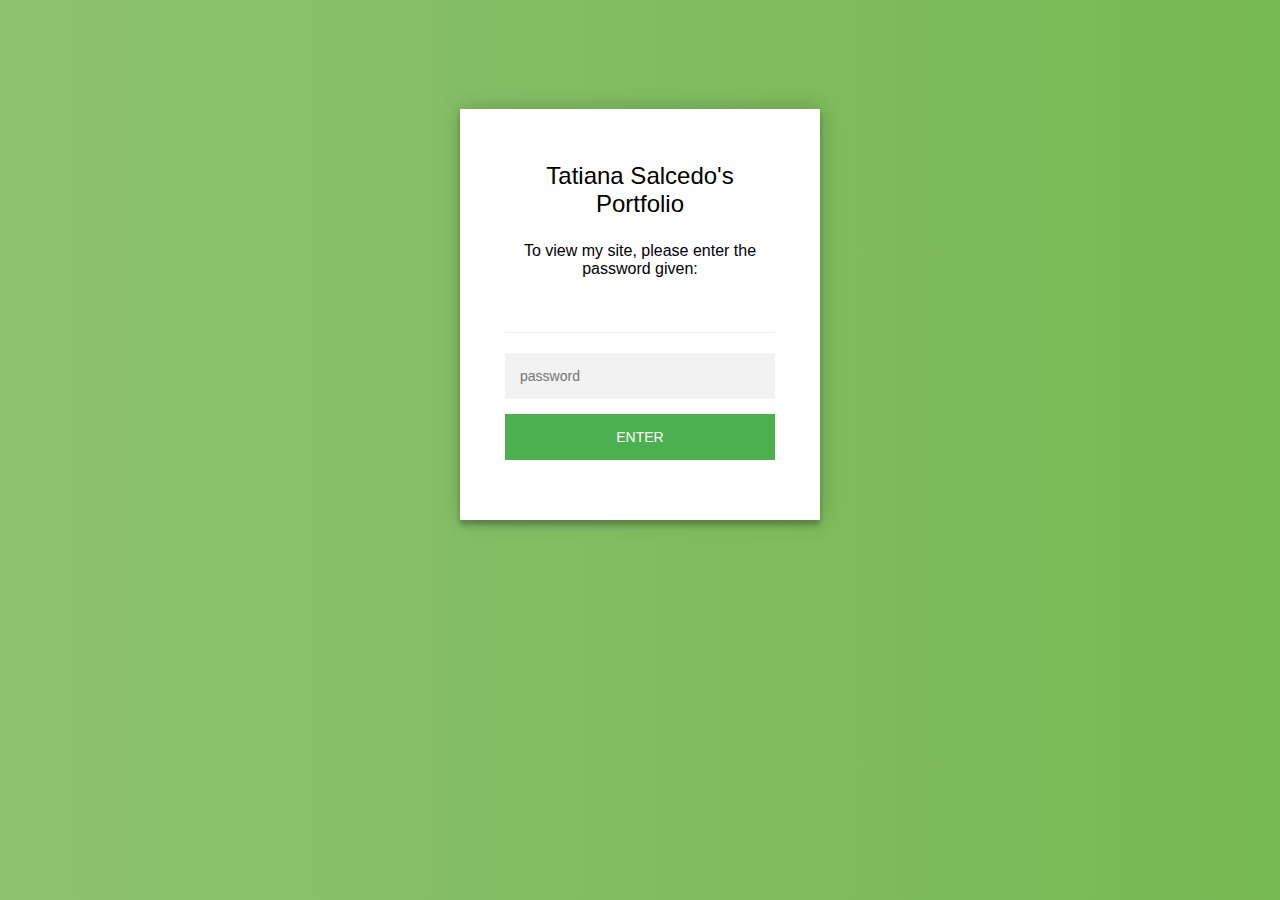
<file: index.html>
<!doctype html>
<html class="staticrypt-html">
<head>
    <meta charset="utf-8">
    <title>Tatiana Salcedo's Portfolio</title>
    <meta name="viewport" content="width=device-width, initial-scale=1">

    <!-- do not cache this page -->
    <meta http-equiv="cache-control" content="max-age=0"/>
    <meta http-equiv="cache-control" content="no-cache"/>
    <meta http-equiv="expires" content="0"/>
    <meta http-equiv="expires" content="Tue, 01 Jan 1980 1:00:00 GMT"/>
    <meta http-equiv="pragma" content="no-cache"/>

    <style>
        .staticrypt-hr {
            margin-top: 20px;
            margin-bottom: 20px;
            border: 0;
            border-top: 1px solid #eee;
        }

        .staticrypt-page {
            width: 360px;
            padding: 8% 0 0;
            margin: auto;
            box-sizing: border-box;
        }

        .staticrypt-form {
            position: relative;
            z-index: 1;
            background: #FFFFFF;
            max-width: 360px;
            margin: 0 auto 100px;
            padding: 45px;
            text-align: center;
            box-shadow: 0 0 20px 0 rgba(0, 0, 0, 0.2), 0 5px 5px 0 rgba(0, 0, 0, 0.24);
        }

        .staticrypt-form input {
            outline: 0;
            background: #f2f2f2;
            width: 100%;
            border: 0;
            margin: 0 0 15px;
            padding: 15px;
            box-sizing: border-box;
            font-size: 14px;
        }

        .staticrypt-form .staticrypt-decrypt-button {
            text-transform: uppercase;
            outline: 0;
            background: #4CAF50;
            width: 100%;
            border: 0;
            padding: 15px;
            color: #FFFFFF;
            font-size: 14px;
            cursor: pointer;
        }

        .staticrypt-form .staticrypt-decrypt-button:hover, .staticrypt-form .staticrypt-decrypt-button:active, .staticrypt-form .staticrypt-decrypt-button:focus {
            background: #43A047;
        }

        .staticrypt-html {
            height: 100%;
        }

        .staticrypt-body {
            margin-bottom: 1em;
            background: #76b852; /* fallback for old browsers */
            background: -webkit-linear-gradient(right, #76b852, #8DC26F);
            background: -moz-linear-gradient(right, #76b852, #8DC26F);
            background: -o-linear-gradient(right, #76b852, #8DC26F);
            background: linear-gradient(to left, #76b852, #8DC26F);
            font-family: "Arial", sans-serif;
            -webkit-font-smoothing: antialiased;
            -moz-osx-font-smoothing: grayscale;
        }

        .staticrypt-instructions {
            margin-top: -1em;
            margin-bottom: 1em;
        }

        .staticrypt-title {
            font-size: 1.5em;
        }

        .staticrypt-footer {
            position: fixed;
            height: 20px;
            font-size: 16px;
            padding: 2px;
            bottom: 0;
            left: 0;
            right: 0;
            margin-bottom: 0;
        }

   
    </style>
</head>

<body class="staticrypt-body">
<div class="staticrypt-page">
    <div class="staticrypt-form">
        <div class="staticrypt-instructions">
            <p class="staticrypt-title">Tatiana Salcedo's Portfolio</p>
            <p><p>To view my site, please enter the password&nbsp;given:</p>

<p>&nbsp;</p>
</p>
        </div>

        <hr class="staticrypt-hr">

        <form id="staticrypt-form" action="#" method="post">
            <input id="staticrypt-password"
                   type="password"
                   name="password"
                   placeholder="password"
                   autofocus/>

            <input type="submit" class="staticrypt-decrypt-button" value="ENTER"/>
        </form>
    </div>

</div>


<script>!function(t,r){"object"==typeof exports?module.exports=exports=r():"function"==typeof define&&define.amd?define([],r):t.CryptoJS=r()}(this,function(){var t=t||function(t,r){var e=Object.create||function(){function t(){}return function(r){var e;return t.prototype=r,e=new t,t.prototype=null,e}}(),i={},n=i.lib={},o=n.Base=function(){return{extend:function(t){var r=e(this);return t&&r.mixIn(t),r.hasOwnProperty("init")&&this.init!==r.init||(r.init=function(){r.$super.init.apply(this,arguments)}),r.init.prototype=r,r.$super=this,r},create:function(){var t=this.extend();return t.init.apply(t,arguments),t},init:function(){},mixIn:function(t){for(var r in t)t.hasOwnProperty(r)&&(this[r]=t[r]);t.hasOwnProperty("toString")&&(this.toString=t.toString)},clone:function(){return this.init.prototype.extend(this)}}}(),s=n.WordArray=o.extend({init:function(t,e){t=this.words=t||[],e!=r?this.sigBytes=e:this.sigBytes=4*t.length},toString:function(t){return(t||c).stringify(this)},concat:function(t){var r=this.words,e=t.words,i=this.sigBytes,n=t.sigBytes;if(this.clamp(),i%4)for(var o=0;o<n;o++){var s=e[o>>>2]>>>24-o%4*8&255;r[i+o>>>2]|=s<<24-(i+o)%4*8}else for(var o=0;o<n;o+=4)r[i+o>>>2]=e[o>>>2];return this.sigBytes+=n,this},clamp:function(){var r=this.words,e=this.sigBytes;r[e>>>2]&=4294967295<<32-e%4*8,r.length=t.ceil(e/4)},clone:function(){var t=o.clone.call(this);return t.words=this.words.slice(0),t},random:function(r){for(var e,i=[],n=function(r){var r=r,e=987654321,i=4294967295;return function(){e=36969*(65535&e)+(e>>16)&i,r=18e3*(65535&r)+(r>>16)&i;var n=(e<<16)+r&i;return n/=4294967296,n+=.5,n*(t.random()>.5?1:-1)}},o=0;o<r;o+=4){var a=n(4294967296*(e||t.random()));e=987654071*a(),i.push(4294967296*a()|0)}return new s.init(i,r)}}),a=i.enc={},c=a.Hex={stringify:function(t){for(var r=t.words,e=t.sigBytes,i=[],n=0;n<e;n++){var o=r[n>>>2]>>>24-n%4*8&255;i.push((o>>>4).toString(16)),i.push((15&o).toString(16))}return i.join("")},parse:function(t){for(var r=t.length,e=[],i=0;i<r;i+=2)e[i>>>3]|=parseInt(t.substr(i,2),16)<<24-i%8*4;return new s.init(e,r/2)}},h=a.Latin1={stringify:function(t){for(var r=t.words,e=t.sigBytes,i=[],n=0;n<e;n++){var o=r[n>>>2]>>>24-n%4*8&255;i.push(String.fromCharCode(o))}return i.join("")},parse:function(t){for(var r=t.length,e=[],i=0;i<r;i++)e[i>>>2]|=(255&t.charCodeAt(i))<<24-i%4*8;return new s.init(e,r)}},l=a.Utf8={stringify:function(t){try{return decodeURIComponent(escape(h.stringify(t)))}catch(t){throw new Error("Malformed UTF-8 data")}},parse:function(t){return h.parse(unescape(encodeURIComponent(t)))}},f=n.BufferedBlockAlgorithm=o.extend({reset:function(){this._data=new s.init,this._nDataBytes=0},_append:function(t){"string"==typeof t&&(t=l.parse(t)),this._data.concat(t),this._nDataBytes+=t.sigBytes},_process:function(r){var e=this._data,i=e.words,n=e.sigBytes,o=this.blockSize,a=4*o,c=n/a;c=r?t.ceil(c):t.max((0|c)-this._minBufferSize,0);var h=c*o,l=t.min(4*h,n);if(h){for(var f=0;f<h;f+=o)this._doProcessBlock(i,f);var u=i.splice(0,h);e.sigBytes-=l}return new s.init(u,l)},clone:function(){var t=o.clone.call(this);return t._data=this._data.clone(),t},_minBufferSize:0}),u=(n.Hasher=f.extend({cfg:o.extend(),init:function(t){this.cfg=this.cfg.extend(t),this.reset()},reset:function(){f.reset.call(this),this._doReset()},update:function(t){return this._append(t),this._process(),this},finalize:function(t){t&&this._append(t);var r=this._doFinalize();return r},blockSize:16,_createHelper:function(t){return function(r,e){return new t.init(e).finalize(r)}},_createHmacHelper:function(t){return function(r,e){return new u.HMAC.init(t,e).finalize(r)}}}),i.algo={});return i}(Math);return function(){function r(t,r,e){for(var i=[],o=0,s=0;s<r;s++)if(s%4){var a=e[t.charCodeAt(s-1)]<<s%4*2,c=e[t.charCodeAt(s)]>>>6-s%4*2;i[o>>>2]|=(a|c)<<24-o%4*8,o++}return n.create(i,o)}var e=t,i=e.lib,n=i.WordArray,o=e.enc;o.Base64={stringify:function(t){var r=t.words,e=t.sigBytes,i=this._map;t.clamp();for(var n=[],o=0;o<e;o+=3)for(var s=r[o>>>2]>>>24-o%4*8&255,a=r[o+1>>>2]>>>24-(o+1)%4*8&255,c=r[o+2>>>2]>>>24-(o+2)%4*8&255,h=s<<16|a<<8|c,l=0;l<4&&o+.75*l<e;l++)n.push(i.charAt(h>>>6*(3-l)&63));var f=i.charAt(64);if(f)for(;n.length%4;)n.push(f);return n.join("")},parse:function(t){var e=t.length,i=this._map,n=this._reverseMap;if(!n){n=this._reverseMap=[];for(var o=0;o<i.length;o++)n[i.charCodeAt(o)]=o}var s=i.charAt(64);if(s){var a=t.indexOf(s);a!==-1&&(e=a)}return r(t,e,n)},_map:"ABCDEFGHIJKLMNOPQRSTUVWXYZabcdefghijklmnopqrstuvwxyz0123456789+/="}}(),function(r){function e(t,r,e,i,n,o,s){var a=t+(r&e|~r&i)+n+s;return(a<<o|a>>>32-o)+r}function i(t,r,e,i,n,o,s){var a=t+(r&i|e&~i)+n+s;return(a<<o|a>>>32-o)+r}function n(t,r,e,i,n,o,s){var a=t+(r^e^i)+n+s;return(a<<o|a>>>32-o)+r}function o(t,r,e,i,n,o,s){var a=t+(e^(r|~i))+n+s;return(a<<o|a>>>32-o)+r}var s=t,a=s.lib,c=a.WordArray,h=a.Hasher,l=s.algo,f=[];!function(){for(var t=0;t<64;t++)f[t]=4294967296*r.abs(r.sin(t+1))|0}();var u=l.MD5=h.extend({_doReset:function(){this._hash=new c.init([1732584193,4023233417,2562383102,271733878])},_doProcessBlock:function(t,r){for(var s=0;s<16;s++){var a=r+s,c=t[a];t[a]=16711935&(c<<8|c>>>24)|4278255360&(c<<24|c>>>8)}var h=this._hash.words,l=t[r+0],u=t[r+1],d=t[r+2],v=t[r+3],p=t[r+4],_=t[r+5],y=t[r+6],g=t[r+7],B=t[r+8],w=t[r+9],k=t[r+10],S=t[r+11],m=t[r+12],x=t[r+13],b=t[r+14],H=t[r+15],z=h[0],A=h[1],C=h[2],D=h[3];z=e(z,A,C,D,l,7,f[0]),D=e(D,z,A,C,u,12,f[1]),C=e(C,D,z,A,d,17,f[2]),A=e(A,C,D,z,v,22,f[3]),z=e(z,A,C,D,p,7,f[4]),D=e(D,z,A,C,_,12,f[5]),C=e(C,D,z,A,y,17,f[6]),A=e(A,C,D,z,g,22,f[7]),z=e(z,A,C,D,B,7,f[8]),D=e(D,z,A,C,w,12,f[9]),C=e(C,D,z,A,k,17,f[10]),A=e(A,C,D,z,S,22,f[11]),z=e(z,A,C,D,m,7,f[12]),D=e(D,z,A,C,x,12,f[13]),C=e(C,D,z,A,b,17,f[14]),A=e(A,C,D,z,H,22,f[15]),z=i(z,A,C,D,u,5,f[16]),D=i(D,z,A,C,y,9,f[17]),C=i(C,D,z,A,S,14,f[18]),A=i(A,C,D,z,l,20,f[19]),z=i(z,A,C,D,_,5,f[20]),D=i(D,z,A,C,k,9,f[21]),C=i(C,D,z,A,H,14,f[22]),A=i(A,C,D,z,p,20,f[23]),z=i(z,A,C,D,w,5,f[24]),D=i(D,z,A,C,b,9,f[25]),C=i(C,D,z,A,v,14,f[26]),A=i(A,C,D,z,B,20,f[27]),z=i(z,A,C,D,x,5,f[28]),D=i(D,z,A,C,d,9,f[29]),C=i(C,D,z,A,g,14,f[30]),A=i(A,C,D,z,m,20,f[31]),z=n(z,A,C,D,_,4,f[32]),D=n(D,z,A,C,B,11,f[33]),C=n(C,D,z,A,S,16,f[34]),A=n(A,C,D,z,b,23,f[35]),z=n(z,A,C,D,u,4,f[36]),D=n(D,z,A,C,p,11,f[37]),C=n(C,D,z,A,g,16,f[38]),A=n(A,C,D,z,k,23,f[39]),z=n(z,A,C,D,x,4,f[40]),D=n(D,z,A,C,l,11,f[41]),C=n(C,D,z,A,v,16,f[42]),A=n(A,C,D,z,y,23,f[43]),z=n(z,A,C,D,w,4,f[44]),D=n(D,z,A,C,m,11,f[45]),C=n(C,D,z,A,H,16,f[46]),A=n(A,C,D,z,d,23,f[47]),z=o(z,A,C,D,l,6,f[48]),D=o(D,z,A,C,g,10,f[49]),C=o(C,D,z,A,b,15,f[50]),A=o(A,C,D,z,_,21,f[51]),z=o(z,A,C,D,m,6,f[52]),D=o(D,z,A,C,v,10,f[53]),C=o(C,D,z,A,k,15,f[54]),A=o(A,C,D,z,u,21,f[55]),z=o(z,A,C,D,B,6,f[56]),D=o(D,z,A,C,H,10,f[57]),C=o(C,D,z,A,y,15,f[58]),A=o(A,C,D,z,x,21,f[59]),z=o(z,A,C,D,p,6,f[60]),D=o(D,z,A,C,S,10,f[61]),C=o(C,D,z,A,d,15,f[62]),A=o(A,C,D,z,w,21,f[63]),h[0]=h[0]+z|0,h[1]=h[1]+A|0,h[2]=h[2]+C|0,h[3]=h[3]+D|0},_doFinalize:function(){var t=this._data,e=t.words,i=8*this._nDataBytes,n=8*t.sigBytes;e[n>>>5]|=128<<24-n%32;var o=r.floor(i/4294967296),s=i;e[(n+64>>>9<<4)+15]=16711935&(o<<8|o>>>24)|4278255360&(o<<24|o>>>8),e[(n+64>>>9<<4)+14]=16711935&(s<<8|s>>>24)|4278255360&(s<<24|s>>>8),t.sigBytes=4*(e.length+1),this._process();for(var a=this._hash,c=a.words,h=0;h<4;h++){var l=c[h];c[h]=16711935&(l<<8|l>>>24)|4278255360&(l<<24|l>>>8)}return a},clone:function(){var t=h.clone.call(this);return t._hash=this._hash.clone(),t}});s.MD5=h._createHelper(u),s.HmacMD5=h._createHmacHelper(u)}(Math),function(){var r=t,e=r.lib,i=e.WordArray,n=e.Hasher,o=r.algo,s=[],a=o.SHA1=n.extend({_doReset:function(){this._hash=new i.init([1732584193,4023233417,2562383102,271733878,3285377520])},_doProcessBlock:function(t,r){for(var e=this._hash.words,i=e[0],n=e[1],o=e[2],a=e[3],c=e[4],h=0;h<80;h++){if(h<16)s[h]=0|t[r+h];else{var l=s[h-3]^s[h-8]^s[h-14]^s[h-16];s[h]=l<<1|l>>>31}var f=(i<<5|i>>>27)+c+s[h];f+=h<20?(n&o|~n&a)+1518500249:h<40?(n^o^a)+1859775393:h<60?(n&o|n&a|o&a)-1894007588:(n^o^a)-899497514,c=a,a=o,o=n<<30|n>>>2,n=i,i=f}e[0]=e[0]+i|0,e[1]=e[1]+n|0,e[2]=e[2]+o|0,e[3]=e[3]+a|0,e[4]=e[4]+c|0},_doFinalize:function(){var t=this._data,r=t.words,e=8*this._nDataBytes,i=8*t.sigBytes;return r[i>>>5]|=128<<24-i%32,r[(i+64>>>9<<4)+14]=Math.floor(e/4294967296),r[(i+64>>>9<<4)+15]=e,t.sigBytes=4*r.length,this._process(),this._hash},clone:function(){var t=n.clone.call(this);return t._hash=this._hash.clone(),t}});r.SHA1=n._createHelper(a),r.HmacSHA1=n._createHmacHelper(a)}(),function(r){var e=t,i=e.lib,n=i.WordArray,o=i.Hasher,s=e.algo,a=[],c=[];!function(){function t(t){for(var e=r.sqrt(t),i=2;i<=e;i++)if(!(t%i))return!1;return!0}function e(t){return 4294967296*(t-(0|t))|0}for(var i=2,n=0;n<64;)t(i)&&(n<8&&(a[n]=e(r.pow(i,.5))),c[n]=e(r.pow(i,1/3)),n++),i++}();var h=[],l=s.SHA256=o.extend({_doReset:function(){this._hash=new n.init(a.slice(0))},_doProcessBlock:function(t,r){for(var e=this._hash.words,i=e[0],n=e[1],o=e[2],s=e[3],a=e[4],l=e[5],f=e[6],u=e[7],d=0;d<64;d++){if(d<16)h[d]=0|t[r+d];else{var v=h[d-15],p=(v<<25|v>>>7)^(v<<14|v>>>18)^v>>>3,_=h[d-2],y=(_<<15|_>>>17)^(_<<13|_>>>19)^_>>>10;h[d]=p+h[d-7]+y+h[d-16]}var g=a&l^~a&f,B=i&n^i&o^n&o,w=(i<<30|i>>>2)^(i<<19|i>>>13)^(i<<10|i>>>22),k=(a<<26|a>>>6)^(a<<21|a>>>11)^(a<<7|a>>>25),S=u+k+g+c[d]+h[d],m=w+B;u=f,f=l,l=a,a=s+S|0,s=o,o=n,n=i,i=S+m|0}e[0]=e[0]+i|0,e[1]=e[1]+n|0,e[2]=e[2]+o|0,e[3]=e[3]+s|0,e[4]=e[4]+a|0,e[5]=e[5]+l|0,e[6]=e[6]+f|0,e[7]=e[7]+u|0},_doFinalize:function(){var t=this._data,e=t.words,i=8*this._nDataBytes,n=8*t.sigBytes;return e[n>>>5]|=128<<24-n%32,e[(n+64>>>9<<4)+14]=r.floor(i/4294967296),e[(n+64>>>9<<4)+15]=i,t.sigBytes=4*e.length,this._process(),this._hash},clone:function(){var t=o.clone.call(this);return t._hash=this._hash.clone(),t}});e.SHA256=o._createHelper(l),e.HmacSHA256=o._createHmacHelper(l)}(Math),function(){function r(t){return t<<8&4278255360|t>>>8&16711935}var e=t,i=e.lib,n=i.WordArray,o=e.enc;o.Utf16=o.Utf16BE={stringify:function(t){for(var r=t.words,e=t.sigBytes,i=[],n=0;n<e;n+=2){var o=r[n>>>2]>>>16-n%4*8&65535;i.push(String.fromCharCode(o))}return i.join("")},parse:function(t){for(var r=t.length,e=[],i=0;i<r;i++)e[i>>>1]|=t.charCodeAt(i)<<16-i%2*16;return n.create(e,2*r)}};o.Utf16LE={stringify:function(t){for(var e=t.words,i=t.sigBytes,n=[],o=0;o<i;o+=2){var s=r(e[o>>>2]>>>16-o%4*8&65535);n.push(String.fromCharCode(s))}return n.join("")},parse:function(t){for(var e=t.length,i=[],o=0;o<e;o++)i[o>>>1]|=r(t.charCodeAt(o)<<16-o%2*16);return n.create(i,2*e)}}}(),function(){if("function"==typeof ArrayBuffer){var r=t,e=r.lib,i=e.WordArray,n=i.init,o=i.init=function(t){if(t instanceof ArrayBuffer&&(t=new Uint8Array(t)),(t instanceof Int8Array||"undefined"!=typeof Uint8ClampedArray&&t instanceof Uint8ClampedArray||t instanceof Int16Array||t instanceof Uint16Array||t instanceof Int32Array||t instanceof Uint32Array||t instanceof Float32Array||t instanceof Float64Array)&&(t=new Uint8Array(t.buffer,t.byteOffset,t.byteLength)),t instanceof Uint8Array){for(var r=t.byteLength,e=[],i=0;i<r;i++)e[i>>>2]|=t[i]<<24-i%4*8;n.call(this,e,r)}else n.apply(this,arguments)};o.prototype=i}}(),function(r){function e(t,r,e){return t^r^e}function i(t,r,e){return t&r|~t&e}function n(t,r,e){return(t|~r)^e}function o(t,r,e){return t&e|r&~e}function s(t,r,e){return t^(r|~e)}function a(t,r){return t<<r|t>>>32-r}var c=t,h=c.lib,l=h.WordArray,f=h.Hasher,u=c.algo,d=l.create([0,1,2,3,4,5,6,7,8,9,10,11,12,13,14,15,7,4,13,1,10,6,15,3,12,0,9,5,2,14,11,8,3,10,14,4,9,15,8,1,2,7,0,6,13,11,5,12,1,9,11,10,0,8,12,4,13,3,7,15,14,5,6,2,4,0,5,9,7,12,2,10,14,1,3,8,11,6,15,13]),v=l.create([5,14,7,0,9,2,11,4,13,6,15,8,1,10,3,12,6,11,3,7,0,13,5,10,14,15,8,12,4,9,1,2,15,5,1,3,7,14,6,9,11,8,12,2,10,0,4,13,8,6,4,1,3,11,15,0,5,12,2,13,9,7,10,14,12,15,10,4,1,5,8,7,6,2,13,14,0,3,9,11]),p=l.create([11,14,15,12,5,8,7,9,11,13,14,15,6,7,9,8,7,6,8,13,11,9,7,15,7,12,15,9,11,7,13,12,11,13,6,7,14,9,13,15,14,8,13,6,5,12,7,5,11,12,14,15,14,15,9,8,9,14,5,6,8,6,5,12,9,15,5,11,6,8,13,12,5,12,13,14,11,8,5,6]),_=l.create([8,9,9,11,13,15,15,5,7,7,8,11,14,14,12,6,9,13,15,7,12,8,9,11,7,7,12,7,6,15,13,11,9,7,15,11,8,6,6,14,12,13,5,14,13,13,7,5,15,5,8,11,14,14,6,14,6,9,12,9,12,5,15,8,8,5,12,9,12,5,14,6,8,13,6,5,15,13,11,11]),y=l.create([0,1518500249,1859775393,2400959708,2840853838]),g=l.create([1352829926,1548603684,1836072691,2053994217,0]),B=u.RIPEMD160=f.extend({_doReset:function(){this._hash=l.create([1732584193,4023233417,2562383102,271733878,3285377520])},_doProcessBlock:function(t,r){for(var c=0;c<16;c++){var h=r+c,l=t[h];t[h]=16711935&(l<<8|l>>>24)|4278255360&(l<<24|l>>>8)}var f,u,B,w,k,S,m,x,b,H,z=this._hash.words,A=y.words,C=g.words,D=d.words,R=v.words,E=p.words,M=_.words;S=f=z[0],m=u=z[1],x=B=z[2],b=w=z[3],H=k=z[4];for(var F,c=0;c<80;c+=1)F=f+t[r+D[c]]|0,F+=c<16?e(u,B,w)+A[0]:c<32?i(u,B,w)+A[1]:c<48?n(u,B,w)+A[2]:c<64?o(u,B,w)+A[3]:s(u,B,w)+A[4],F|=0,F=a(F,E[c]),F=F+k|0,f=k,k=w,w=a(B,10),B=u,u=F,F=S+t[r+R[c]]|0,F+=c<16?s(m,x,b)+C[0]:c<32?o(m,x,b)+C[1]:c<48?n(m,x,b)+C[2]:c<64?i(m,x,b)+C[3]:e(m,x,b)+C[4],F|=0,F=a(F,M[c]),F=F+H|0,S=H,H=b,b=a(x,10),x=m,m=F;F=z[1]+B+b|0,z[1]=z[2]+w+H|0,z[2]=z[3]+k+S|0,z[3]=z[4]+f+m|0,z[4]=z[0]+u+x|0,z[0]=F},_doFinalize:function(){var t=this._data,r=t.words,e=8*this._nDataBytes,i=8*t.sigBytes;r[i>>>5]|=128<<24-i%32,r[(i+64>>>9<<4)+14]=16711935&(e<<8|e>>>24)|4278255360&(e<<24|e>>>8),t.sigBytes=4*(r.length+1),this._process();for(var n=this._hash,o=n.words,s=0;s<5;s++){var a=o[s];o[s]=16711935&(a<<8|a>>>24)|4278255360&(a<<24|a>>>8)}return n},clone:function(){var t=f.clone.call(this);return t._hash=this._hash.clone(),t}});c.RIPEMD160=f._createHelper(B),c.HmacRIPEMD160=f._createHmacHelper(B)}(Math),function(){var r=t,e=r.lib,i=e.Base,n=r.enc,o=n.Utf8,s=r.algo;s.HMAC=i.extend({init:function(t,r){t=this._hasher=new t.init,"string"==typeof r&&(r=o.parse(r));var e=t.blockSize,i=4*e;r.sigBytes>i&&(r=t.finalize(r)),r.clamp();for(var n=this._oKey=r.clone(),s=this._iKey=r.clone(),a=n.words,c=s.words,h=0;h<e;h++)a[h]^=1549556828,c[h]^=909522486;n.sigBytes=s.sigBytes=i,this.reset()},reset:function(){var t=this._hasher;t.reset(),t.update(this._iKey)},update:function(t){return this._hasher.update(t),this},finalize:function(t){var r=this._hasher,e=r.finalize(t);r.reset();var i=r.finalize(this._oKey.clone().concat(e));return i}})}(),function(){var r=t,e=r.lib,i=e.Base,n=e.WordArray,o=r.algo,s=o.SHA1,a=o.HMAC,c=o.PBKDF2=i.extend({cfg:i.extend({keySize:4,hasher:s,iterations:1}),init:function(t){this.cfg=this.cfg.extend(t)},compute:function(t,r){for(var e=this.cfg,i=a.create(e.hasher,t),o=n.create(),s=n.create([1]),c=o.words,h=s.words,l=e.keySize,f=e.iterations;c.length<l;){var u=i.update(r).finalize(s);i.reset();for(var d=u.words,v=d.length,p=u,_=1;_<f;_++){p=i.finalize(p),i.reset();for(var y=p.words,g=0;g<v;g++)d[g]^=y[g]}o.concat(u),h[0]++}return o.sigBytes=4*l,o}});r.PBKDF2=function(t,r,e){return c.create(e).compute(t,r)}}(),function(){var r=t,e=r.lib,i=e.Base,n=e.WordArray,o=r.algo,s=o.MD5,a=o.EvpKDF=i.extend({cfg:i.extend({keySize:4,hasher:s,iterations:1}),init:function(t){this.cfg=this.cfg.extend(t)},compute:function(t,r){for(var e=this.cfg,i=e.hasher.create(),o=n.create(),s=o.words,a=e.keySize,c=e.iterations;s.length<a;){h&&i.update(h);var h=i.update(t).finalize(r);i.reset();for(var l=1;l<c;l++)h=i.finalize(h),i.reset();o.concat(h)}return o.sigBytes=4*a,o}});r.EvpKDF=function(t,r,e){return a.create(e).compute(t,r)}}(),function(){var r=t,e=r.lib,i=e.WordArray,n=r.algo,o=n.SHA256,s=n.SHA224=o.extend({_doReset:function(){this._hash=new i.init([3238371032,914150663,812702999,4144912697,4290775857,1750603025,1694076839,3204075428])},_doFinalize:function(){var t=o._doFinalize.call(this);return t.sigBytes-=4,t}});r.SHA224=o._createHelper(s),r.HmacSHA224=o._createHmacHelper(s)}(),function(r){var e=t,i=e.lib,n=i.Base,o=i.WordArray,s=e.x64={};s.Word=n.extend({init:function(t,r){this.high=t,this.low=r}}),s.WordArray=n.extend({init:function(t,e){t=this.words=t||[],e!=r?this.sigBytes=e:this.sigBytes=8*t.length},toX32:function(){for(var t=this.words,r=t.length,e=[],i=0;i<r;i++){var n=t[i];e.push(n.high),e.push(n.low)}return o.create(e,this.sigBytes)},clone:function(){for(var t=n.clone.call(this),r=t.words=this.words.slice(0),e=r.length,i=0;i<e;i++)r[i]=r[i].clone();return t}})}(),function(r){var e=t,i=e.lib,n=i.WordArray,o=i.Hasher,s=e.x64,a=s.Word,c=e.algo,h=[],l=[],f=[];!function(){for(var t=1,r=0,e=0;e<24;e++){h[t+5*r]=(e+1)*(e+2)/2%64;var i=r%5,n=(2*t+3*r)%5;t=i,r=n}for(var t=0;t<5;t++)for(var r=0;r<5;r++)l[t+5*r]=r+(2*t+3*r)%5*5;for(var o=1,s=0;s<24;s++){for(var c=0,u=0,d=0;d<7;d++){if(1&o){var v=(1<<d)-1;v<32?u^=1<<v:c^=1<<v-32}128&o?o=o<<1^113:o<<=1}f[s]=a.create(c,u)}}();var u=[];!function(){for(var t=0;t<25;t++)u[t]=a.create()}();var d=c.SHA3=o.extend({cfg:o.cfg.extend({outputLength:512}),_doReset:function(){for(var t=this._state=[],r=0;r<25;r++)t[r]=new a.init;this.blockSize=(1600-2*this.cfg.outputLength)/32},_doProcessBlock:function(t,r){for(var e=this._state,i=this.blockSize/2,n=0;n<i;n++){var o=t[r+2*n],s=t[r+2*n+1];o=16711935&(o<<8|o>>>24)|4278255360&(o<<24|o>>>8),s=16711935&(s<<8|s>>>24)|4278255360&(s<<24|s>>>8);var a=e[n];a.high^=s,a.low^=o}for(var c=0;c<24;c++){for(var d=0;d<5;d++){for(var v=0,p=0,_=0;_<5;_++){var a=e[d+5*_];v^=a.high,p^=a.low}var y=u[d];y.high=v,y.low=p}for(var d=0;d<5;d++)for(var g=u[(d+4)%5],B=u[(d+1)%5],w=B.high,k=B.low,v=g.high^(w<<1|k>>>31),p=g.low^(k<<1|w>>>31),_=0;_<5;_++){var a=e[d+5*_];a.high^=v,a.low^=p}for(var S=1;S<25;S++){var a=e[S],m=a.high,x=a.low,b=h[S];if(b<32)var v=m<<b|x>>>32-b,p=x<<b|m>>>32-b;else var v=x<<b-32|m>>>64-b,p=m<<b-32|x>>>64-b;var H=u[l[S]];H.high=v,H.low=p}var z=u[0],A=e[0];z.high=A.high,z.low=A.low;for(var d=0;d<5;d++)for(var _=0;_<5;_++){var S=d+5*_,a=e[S],C=u[S],D=u[(d+1)%5+5*_],R=u[(d+2)%5+5*_];a.high=C.high^~D.high&R.high,a.low=C.low^~D.low&R.low}var a=e[0],E=f[c];a.high^=E.high,a.low^=E.low}},_doFinalize:function(){var t=this._data,e=t.words,i=(8*this._nDataBytes,8*t.sigBytes),o=32*this.blockSize;e[i>>>5]|=1<<24-i%32,e[(r.ceil((i+1)/o)*o>>>5)-1]|=128,t.sigBytes=4*e.length,this._process();for(var s=this._state,a=this.cfg.outputLength/8,c=a/8,h=[],l=0;l<c;l++){var f=s[l],u=f.high,d=f.low;u=16711935&(u<<8|u>>>24)|4278255360&(u<<24|u>>>8),d=16711935&(d<<8|d>>>24)|4278255360&(d<<24|d>>>8),h.push(d),h.push(u)}return new n.init(h,a)},clone:function(){for(var t=o.clone.call(this),r=t._state=this._state.slice(0),e=0;e<25;e++)r[e]=r[e].clone();return t}});e.SHA3=o._createHelper(d),e.HmacSHA3=o._createHmacHelper(d)}(Math),function(){function r(){return s.create.apply(s,arguments)}var e=t,i=e.lib,n=i.Hasher,o=e.x64,s=o.Word,a=o.WordArray,c=e.algo,h=[r(1116352408,3609767458),r(1899447441,602891725),r(3049323471,3964484399),r(3921009573,2173295548),r(961987163,4081628472),r(1508970993,3053834265),r(2453635748,2937671579),r(2870763221,3664609560),r(3624381080,2734883394),r(310598401,1164996542),r(607225278,1323610764),r(1426881987,3590304994),r(1925078388,4068182383),r(2162078206,991336113),r(2614888103,633803317),r(3248222580,3479774868),r(3835390401,2666613458),r(4022224774,944711139),r(264347078,2341262773),r(604807628,2007800933),r(770255983,1495990901),r(1249150122,1856431235),r(1555081692,3175218132),r(1996064986,2198950837),r(2554220882,3999719339),r(2821834349,766784016),r(2952996808,2566594879),r(3210313671,3203337956),r(3336571891,1034457026),r(3584528711,2466948901),r(113926993,3758326383),r(338241895,168717936),r(666307205,1188179964),r(773529912,1546045734),r(1294757372,1522805485),r(1396182291,2643833823),r(1695183700,2343527390),r(1986661051,1014477480),r(2177026350,1206759142),r(2456956037,344077627),r(2730485921,1290863460),r(2820302411,3158454273),r(3259730800,3505952657),r(3345764771,106217008),r(3516065817,3606008344),r(3600352804,1432725776),r(4094571909,1467031594),r(275423344,851169720),r(430227734,3100823752),r(506948616,1363258195),r(659060556,3750685593),r(883997877,3785050280),r(958139571,3318307427),r(1322822218,3812723403),r(1537002063,2003034995),r(1747873779,3602036899),r(1955562222,1575990012),r(2024104815,1125592928),r(2227730452,2716904306),r(2361852424,442776044),r(2428436474,593698344),r(2756734187,3733110249),r(3204031479,2999351573),r(3329325298,3815920427),r(3391569614,3928383900),r(3515267271,566280711),r(3940187606,3454069534),r(4118630271,4000239992),r(116418474,1914138554),r(174292421,2731055270),r(289380356,3203993006),r(460393269,320620315),r(685471733,587496836),r(852142971,1086792851),r(1017036298,365543100),r(1126000580,2618297676),r(1288033470,3409855158),r(1501505948,4234509866),r(1607167915,987167468),r(1816402316,1246189591)],l=[];!function(){for(var t=0;t<80;t++)l[t]=r()}();var f=c.SHA512=n.extend({_doReset:function(){this._hash=new a.init([new s.init(1779033703,4089235720),new s.init(3144134277,2227873595),new s.init(1013904242,4271175723),new s.init(2773480762,1595750129),new s.init(1359893119,2917565137),new s.init(2600822924,725511199),new s.init(528734635,4215389547),new s.init(1541459225,327033209)])},_doProcessBlock:function(t,r){for(var e=this._hash.words,i=e[0],n=e[1],o=e[2],s=e[3],a=e[4],c=e[5],f=e[6],u=e[7],d=i.high,v=i.low,p=n.high,_=n.low,y=o.high,g=o.low,B=s.high,w=s.low,k=a.high,S=a.low,m=c.high,x=c.low,b=f.high,H=f.low,z=u.high,A=u.low,C=d,D=v,R=p,E=_,M=y,F=g,P=B,W=w,O=k,U=S,I=m,K=x,X=b,L=H,j=z,N=A,T=0;T<80;T++){var Z=l[T];if(T<16)var q=Z.high=0|t[r+2*T],G=Z.low=0|t[r+2*T+1];else{var J=l[T-15],$=J.high,Q=J.low,V=($>>>1|Q<<31)^($>>>8|Q<<24)^$>>>7,Y=(Q>>>1|$<<31)^(Q>>>8|$<<24)^(Q>>>7|$<<25),tt=l[T-2],rt=tt.high,et=tt.low,it=(rt>>>19|et<<13)^(rt<<3|et>>>29)^rt>>>6,nt=(et>>>19|rt<<13)^(et<<3|rt>>>29)^(et>>>6|rt<<26),ot=l[T-7],st=ot.high,at=ot.low,ct=l[T-16],ht=ct.high,lt=ct.low,G=Y+at,q=V+st+(G>>>0<Y>>>0?1:0),G=G+nt,q=q+it+(G>>>0<nt>>>0?1:0),G=G+lt,q=q+ht+(G>>>0<lt>>>0?1:0);Z.high=q,Z.low=G}var ft=O&I^~O&X,ut=U&K^~U&L,dt=C&R^C&M^R&M,vt=D&E^D&F^E&F,pt=(C>>>28|D<<4)^(C<<30|D>>>2)^(C<<25|D>>>7),_t=(D>>>28|C<<4)^(D<<30|C>>>2)^(D<<25|C>>>7),yt=(O>>>14|U<<18)^(O>>>18|U<<14)^(O<<23|U>>>9),gt=(U>>>14|O<<18)^(U>>>18|O<<14)^(U<<23|O>>>9),Bt=h[T],wt=Bt.high,kt=Bt.low,St=N+gt,mt=j+yt+(St>>>0<N>>>0?1:0),St=St+ut,mt=mt+ft+(St>>>0<ut>>>0?1:0),St=St+kt,mt=mt+wt+(St>>>0<kt>>>0?1:0),St=St+G,mt=mt+q+(St>>>0<G>>>0?1:0),xt=_t+vt,bt=pt+dt+(xt>>>0<_t>>>0?1:0);j=X,N=L,X=I,L=K,I=O,K=U,U=W+St|0,O=P+mt+(U>>>0<W>>>0?1:0)|0,P=M,W=F,M=R,F=E,R=C,E=D,D=St+xt|0,C=mt+bt+(D>>>0<St>>>0?1:0)|0}v=i.low=v+D,i.high=d+C+(v>>>0<D>>>0?1:0),_=n.low=_+E,n.high=p+R+(_>>>0<E>>>0?1:0),g=o.low=g+F,o.high=y+M+(g>>>0<F>>>0?1:0),w=s.low=w+W,s.high=B+P+(w>>>0<W>>>0?1:0),S=a.low=S+U,a.high=k+O+(S>>>0<U>>>0?1:0),x=c.low=x+K,c.high=m+I+(x>>>0<K>>>0?1:0),H=f.low=H+L,f.high=b+X+(H>>>0<L>>>0?1:0),A=u.low=A+N,u.high=z+j+(A>>>0<N>>>0?1:0)},_doFinalize:function(){var t=this._data,r=t.words,e=8*this._nDataBytes,i=8*t.sigBytes;r[i>>>5]|=128<<24-i%32,r[(i+128>>>10<<5)+30]=Math.floor(e/4294967296),r[(i+128>>>10<<5)+31]=e,t.sigBytes=4*r.length,this._process();var n=this._hash.toX32();return n},clone:function(){var t=n.clone.call(this);return t._hash=this._hash.clone(),t},blockSize:32});e.SHA512=n._createHelper(f),e.HmacSHA512=n._createHmacHelper(f)}(),function(){var r=t,e=r.x64,i=e.Word,n=e.WordArray,o=r.algo,s=o.SHA512,a=o.SHA384=s.extend({_doReset:function(){this._hash=new n.init([new i.init(3418070365,3238371032),new i.init(1654270250,914150663),new i.init(2438529370,812702999),new i.init(355462360,4144912697),new i.init(1731405415,4290775857),new i.init(2394180231,1750603025),new i.init(3675008525,1694076839),new i.init(1203062813,3204075428)])},_doFinalize:function(){var t=s._doFinalize.call(this);return t.sigBytes-=16,t}});r.SHA384=s._createHelper(a),r.HmacSHA384=s._createHmacHelper(a)}(),t.lib.Cipher||function(r){var e=t,i=e.lib,n=i.Base,o=i.WordArray,s=i.BufferedBlockAlgorithm,a=e.enc,c=(a.Utf8,a.Base64),h=e.algo,l=h.EvpKDF,f=i.Cipher=s.extend({cfg:n.extend(),createEncryptor:function(t,r){return this.create(this._ENC_XFORM_MODE,t,r)},createDecryptor:function(t,r){return this.create(this._DEC_XFORM_MODE,t,r)},init:function(t,r,e){this.cfg=this.cfg.extend(e),this._xformMode=t,this._key=r,this.reset()},reset:function(){s.reset.call(this),this._doReset()},process:function(t){return this._append(t),this._process()},finalize:function(t){t&&this._append(t);var r=this._doFinalize();return r},keySize:4,ivSize:4,_ENC_XFORM_MODE:1,_DEC_XFORM_MODE:2,_createHelper:function(){function t(t){return"string"==typeof t?m:w}return function(r){return{encrypt:function(e,i,n){return t(i).encrypt(r,e,i,n)},decrypt:function(e,i,n){return t(i).decrypt(r,e,i,n)}}}}()}),u=(i.StreamCipher=f.extend({_doFinalize:function(){var t=this._process(!0);return t},blockSize:1}),e.mode={}),d=i.BlockCipherMode=n.extend({createEncryptor:function(t,r){return this.Encryptor.create(t,r)},createDecryptor:function(t,r){return this.Decryptor.create(t,r)},init:function(t,r){this._cipher=t,this._iv=r}}),v=u.CBC=function(){function t(t,e,i){var n=this._iv;if(n){var o=n;this._iv=r}else var o=this._prevBlock;for(var s=0;s<i;s++)t[e+s]^=o[s]}var e=d.extend();return e.Encryptor=e.extend({processBlock:function(r,e){var i=this._cipher,n=i.blockSize;t.call(this,r,e,n),i.encryptBlock(r,e),this._prevBlock=r.slice(e,e+n)}}),e.Decryptor=e.extend({processBlock:function(r,e){var i=this._cipher,n=i.blockSize,o=r.slice(e,e+n);i.decryptBlock(r,e),t.call(this,r,e,n),this._prevBlock=o}}),e}(),p=e.pad={},_=p.Pkcs7={pad:function(t,r){for(var e=4*r,i=e-t.sigBytes%e,n=i<<24|i<<16|i<<8|i,s=[],a=0;a<i;a+=4)s.push(n);var c=o.create(s,i);t.concat(c)},unpad:function(t){var r=255&t.words[t.sigBytes-1>>>2];t.sigBytes-=r}},y=(i.BlockCipher=f.extend({cfg:f.cfg.extend({mode:v,padding:_}),reset:function(){f.reset.call(this);var t=this.cfg,r=t.iv,e=t.mode;if(this._xformMode==this._ENC_XFORM_MODE)var i=e.createEncryptor;else{var i=e.createDecryptor;this._minBufferSize=1}this._mode&&this._mode.__creator==i?this._mode.init(this,r&&r.words):(this._mode=i.call(e,this,r&&r.words),this._mode.__creator=i)},_doProcessBlock:function(t,r){this._mode.processBlock(t,r)},_doFinalize:function(){var t=this.cfg.padding;if(this._xformMode==this._ENC_XFORM_MODE){t.pad(this._data,this.blockSize);var r=this._process(!0)}else{var r=this._process(!0);t.unpad(r)}return r},blockSize:4}),i.CipherParams=n.extend({init:function(t){this.mixIn(t)},toString:function(t){return(t||this.formatter).stringify(this)}})),g=e.format={},B=g.OpenSSL={stringify:function(t){var r=t.ciphertext,e=t.salt;if(e)var i=o.create([1398893684,1701076831]).concat(e).concat(r);else var i=r;return i.toString(c)},parse:function(t){var r=c.parse(t),e=r.words;if(1398893684==e[0]&&1701076831==e[1]){var i=o.create(e.slice(2,4));e.splice(0,4),r.sigBytes-=16}return y.create({ciphertext:r,salt:i})}},w=i.SerializableCipher=n.extend({cfg:n.extend({format:B}),encrypt:function(t,r,e,i){i=this.cfg.extend(i);var n=t.createEncryptor(e,i),o=n.finalize(r),s=n.cfg;return y.create({ciphertext:o,key:e,iv:s.iv,algorithm:t,mode:s.mode,padding:s.padding,blockSize:t.blockSize,formatter:i.format})},decrypt:function(t,r,e,i){i=this.cfg.extend(i),r=this._parse(r,i.format);var n=t.createDecryptor(e,i).finalize(r.ciphertext);return n},_parse:function(t,r){return"string"==typeof t?r.parse(t,this):t}}),k=e.kdf={},S=k.OpenSSL={execute:function(t,r,e,i){i||(i=o.random(8));var n=l.create({keySize:r+e}).compute(t,i),s=o.create(n.words.slice(r),4*e);return n.sigBytes=4*r,y.create({key:n,iv:s,salt:i})}},m=i.PasswordBasedCipher=w.extend({cfg:w.cfg.extend({kdf:S}),encrypt:function(t,r,e,i){i=this.cfg.extend(i);var n=i.kdf.execute(e,t.keySize,t.ivSize);i.iv=n.iv;var o=w.encrypt.call(this,t,r,n.key,i);return o.mixIn(n),o},decrypt:function(t,r,e,i){i=this.cfg.extend(i),r=this._parse(r,i.format);var n=i.kdf.execute(e,t.keySize,t.ivSize,r.salt);i.iv=n.iv;var o=w.decrypt.call(this,t,r,n.key,i);return o}})}(),t.mode.CFB=function(){function r(t,r,e,i){var n=this._iv;if(n){var o=n.slice(0);this._iv=void 0}else var o=this._prevBlock;i.encryptBlock(o,0);for(var s=0;s<e;s++)t[r+s]^=o[s]}var e=t.lib.BlockCipherMode.extend();return e.Encryptor=e.extend({processBlock:function(t,e){var i=this._cipher,n=i.blockSize;r.call(this,t,e,n,i),this._prevBlock=t.slice(e,e+n)}}),e.Decryptor=e.extend({processBlock:function(t,e){var i=this._cipher,n=i.blockSize,o=t.slice(e,e+n);r.call(this,t,e,n,i),this._prevBlock=o}}),e}(),t.mode.ECB=function(){var r=t.lib.BlockCipherMode.extend();return r.Encryptor=r.extend({processBlock:function(t,r){this._cipher.encryptBlock(t,r)}}),r.Decryptor=r.extend({processBlock:function(t,r){this._cipher.decryptBlock(t,r)}}),r}(),t.pad.AnsiX923={pad:function(t,r){var e=t.sigBytes,i=4*r,n=i-e%i,o=e+n-1;t.clamp(),t.words[o>>>2]|=n<<24-o%4*8,t.sigBytes+=n},unpad:function(t){var r=255&t.words[t.sigBytes-1>>>2];t.sigBytes-=r}},t.pad.Iso10126={pad:function(r,e){var i=4*e,n=i-r.sigBytes%i;r.concat(t.lib.WordArray.random(n-1)).concat(t.lib.WordArray.create([n<<24],1))},unpad:function(t){var r=255&t.words[t.sigBytes-1>>>2];t.sigBytes-=r}},t.pad.Iso97971={pad:function(r,e){r.concat(t.lib.WordArray.create([2147483648],1)),t.pad.ZeroPadding.pad(r,e)},unpad:function(r){t.pad.ZeroPadding.unpad(r),r.sigBytes--}},t.mode.OFB=function(){var r=t.lib.BlockCipherMode.extend(),e=r.Encryptor=r.extend({processBlock:function(t,r){var e=this._cipher,i=e.blockSize,n=this._iv,o=this._keystream;n&&(o=this._keystream=n.slice(0),this._iv=void 0),e.encryptBlock(o,0);for(var s=0;s<i;s++)t[r+s]^=o[s]}});return r.Decryptor=e,r}(),t.pad.NoPadding={pad:function(){},unpad:function(){}},function(r){var e=t,i=e.lib,n=i.CipherParams,o=e.enc,s=o.Hex,a=e.format;a.Hex={stringify:function(t){return t.ciphertext.toString(s)},parse:function(t){var r=s.parse(t);return n.create({ciphertext:r})}}}(),function(){var r=t,e=r.lib,i=e.BlockCipher,n=r.algo,o=[],s=[],a=[],c=[],h=[],l=[],f=[],u=[],d=[],v=[];!function(){for(var t=[],r=0;r<256;r++)r<128?t[r]=r<<1:t[r]=r<<1^283;for(var e=0,i=0,r=0;r<256;r++){var n=i^i<<1^i<<2^i<<3^i<<4;n=n>>>8^255&n^99,o[e]=n,s[n]=e;var p=t[e],_=t[p],y=t[_],g=257*t[n]^16843008*n;a[e]=g<<24|g>>>8,c[e]=g<<16|g>>>16,h[e]=g<<8|g>>>24,l[e]=g;var g=16843009*y^65537*_^257*p^16843008*e;f[n]=g<<24|g>>>8,u[n]=g<<16|g>>>16,d[n]=g<<8|g>>>24,v[n]=g,e?(e=p^t[t[t[y^p]]],i^=t[t[i]]):e=i=1}}();var p=[0,1,2,4,8,16,32,64,128,27,54],_=n.AES=i.extend({_doReset:function(){if(!this._nRounds||this._keyPriorReset!==this._key){for(var t=this._keyPriorReset=this._key,r=t.words,e=t.sigBytes/4,i=this._nRounds=e+6,n=4*(i+1),s=this._keySchedule=[],a=0;a<n;a++)if(a<e)s[a]=r[a];else{var c=s[a-1];a%e?e>6&&a%e==4&&(c=o[c>>>24]<<24|o[c>>>16&255]<<16|o[c>>>8&255]<<8|o[255&c]):(c=c<<8|c>>>24,c=o[c>>>24]<<24|o[c>>>16&255]<<16|o[c>>>8&255]<<8|o[255&c],c^=p[a/e|0]<<24),s[a]=s[a-e]^c}for(var h=this._invKeySchedule=[],l=0;l<n;l++){var a=n-l;if(l%4)var c=s[a];else var c=s[a-4];l<4||a<=4?h[l]=c:h[l]=f[o[c>>>24]]^u[o[c>>>16&255]]^d[o[c>>>8&255]]^v[o[255&c]]}}},encryptBlock:function(t,r){this._doCryptBlock(t,r,this._keySchedule,a,c,h,l,o)},decryptBlock:function(t,r){var e=t[r+1];t[r+1]=t[r+3],t[r+3]=e,this._doCryptBlock(t,r,this._invKeySchedule,f,u,d,v,s);var e=t[r+1];t[r+1]=t[r+3],t[r+3]=e},_doCryptBlock:function(t,r,e,i,n,o,s,a){for(var c=this._nRounds,h=t[r]^e[0],l=t[r+1]^e[1],f=t[r+2]^e[2],u=t[r+3]^e[3],d=4,v=1;v<c;v++){var p=i[h>>>24]^n[l>>>16&255]^o[f>>>8&255]^s[255&u]^e[d++],_=i[l>>>24]^n[f>>>16&255]^o[u>>>8&255]^s[255&h]^e[d++],y=i[f>>>24]^n[u>>>16&255]^o[h>>>8&255]^s[255&l]^e[d++],g=i[u>>>24]^n[h>>>16&255]^o[l>>>8&255]^s[255&f]^e[d++];h=p,l=_,f=y,u=g}var p=(a[h>>>24]<<24|a[l>>>16&255]<<16|a[f>>>8&255]<<8|a[255&u])^e[d++],_=(a[l>>>24]<<24|a[f>>>16&255]<<16|a[u>>>8&255]<<8|a[255&h])^e[d++],y=(a[f>>>24]<<24|a[u>>>16&255]<<16|a[h>>>8&255]<<8|a[255&l])^e[d++],g=(a[u>>>24]<<24|a[h>>>16&255]<<16|a[l>>>8&255]<<8|a[255&f])^e[d++];t[r]=p,t[r+1]=_,t[r+2]=y,t[r+3]=g},keySize:8});r.AES=i._createHelper(_)}(),function(){function r(t,r){var e=(this._lBlock>>>t^this._rBlock)&r;this._rBlock^=e,this._lBlock^=e<<t}function e(t,r){var e=(this._rBlock>>>t^this._lBlock)&r;this._lBlock^=e,this._rBlock^=e<<t;
}var i=t,n=i.lib,o=n.WordArray,s=n.BlockCipher,a=i.algo,c=[57,49,41,33,25,17,9,1,58,50,42,34,26,18,10,2,59,51,43,35,27,19,11,3,60,52,44,36,63,55,47,39,31,23,15,7,62,54,46,38,30,22,14,6,61,53,45,37,29,21,13,5,28,20,12,4],h=[14,17,11,24,1,5,3,28,15,6,21,10,23,19,12,4,26,8,16,7,27,20,13,2,41,52,31,37,47,55,30,40,51,45,33,48,44,49,39,56,34,53,46,42,50,36,29,32],l=[1,2,4,6,8,10,12,14,15,17,19,21,23,25,27,28],f=[{0:8421888,268435456:32768,536870912:8421378,805306368:2,1073741824:512,1342177280:8421890,1610612736:8389122,1879048192:8388608,2147483648:514,2415919104:8389120,2684354560:33280,2952790016:8421376,3221225472:32770,3489660928:8388610,3758096384:0,4026531840:33282,134217728:0,402653184:8421890,671088640:33282,939524096:32768,1207959552:8421888,1476395008:512,1744830464:8421378,2013265920:2,2281701376:8389120,2550136832:33280,2818572288:8421376,3087007744:8389122,3355443200:8388610,3623878656:32770,3892314112:514,4160749568:8388608,1:32768,268435457:2,536870913:8421888,805306369:8388608,1073741825:8421378,1342177281:33280,1610612737:512,1879048193:8389122,2147483649:8421890,2415919105:8421376,2684354561:8388610,2952790017:33282,3221225473:514,3489660929:8389120,3758096385:32770,4026531841:0,134217729:8421890,402653185:8421376,671088641:8388608,939524097:512,1207959553:32768,1476395009:8388610,1744830465:2,2013265921:33282,2281701377:32770,2550136833:8389122,2818572289:514,3087007745:8421888,3355443201:8389120,3623878657:0,3892314113:33280,4160749569:8421378},{0:1074282512,16777216:16384,33554432:524288,50331648:1074266128,67108864:1073741840,83886080:1074282496,100663296:1073758208,117440512:16,134217728:540672,150994944:1073758224,167772160:1073741824,184549376:540688,201326592:524304,218103808:0,234881024:16400,251658240:1074266112,8388608:1073758208,25165824:540688,41943040:16,58720256:1073758224,75497472:1074282512,92274688:1073741824,109051904:524288,125829120:1074266128,142606336:524304,159383552:0,176160768:16384,192937984:1074266112,209715200:1073741840,226492416:540672,243269632:1074282496,260046848:16400,268435456:0,285212672:1074266128,301989888:1073758224,318767104:1074282496,335544320:1074266112,352321536:16,369098752:540688,385875968:16384,402653184:16400,419430400:524288,436207616:524304,452984832:1073741840,469762048:540672,486539264:1073758208,503316480:1073741824,520093696:1074282512,276824064:540688,293601280:524288,310378496:1074266112,327155712:16384,343932928:1073758208,360710144:1074282512,377487360:16,394264576:1073741824,411041792:1074282496,427819008:1073741840,444596224:1073758224,461373440:524304,478150656:0,494927872:16400,511705088:1074266128,528482304:540672},{0:260,1048576:0,2097152:67109120,3145728:65796,4194304:65540,5242880:67108868,6291456:67174660,7340032:67174400,8388608:67108864,9437184:67174656,10485760:65792,11534336:67174404,12582912:67109124,13631488:65536,14680064:4,15728640:256,524288:67174656,1572864:67174404,2621440:0,3670016:67109120,4718592:67108868,5767168:65536,6815744:65540,7864320:260,8912896:4,9961472:256,11010048:67174400,12058624:65796,13107200:65792,14155776:67109124,15204352:67174660,16252928:67108864,16777216:67174656,17825792:65540,18874368:65536,19922944:67109120,20971520:256,22020096:67174660,23068672:67108868,24117248:0,25165824:67109124,26214400:67108864,27262976:4,28311552:65792,29360128:67174400,30408704:260,31457280:65796,32505856:67174404,17301504:67108864,18350080:260,19398656:67174656,20447232:0,21495808:65540,22544384:67109120,23592960:256,24641536:67174404,25690112:65536,26738688:67174660,27787264:65796,28835840:67108868,29884416:67109124,30932992:67174400,31981568:4,33030144:65792},{0:2151682048,65536:2147487808,131072:4198464,196608:2151677952,262144:0,327680:4198400,393216:2147483712,458752:4194368,524288:2147483648,589824:4194304,655360:64,720896:2147487744,786432:2151678016,851968:4160,917504:4096,983040:2151682112,32768:2147487808,98304:64,163840:2151678016,229376:2147487744,294912:4198400,360448:2151682112,425984:0,491520:2151677952,557056:4096,622592:2151682048,688128:4194304,753664:4160,819200:2147483648,884736:4194368,950272:4198464,1015808:2147483712,1048576:4194368,1114112:4198400,1179648:2147483712,1245184:0,1310720:4160,1376256:2151678016,1441792:2151682048,1507328:2147487808,1572864:2151682112,1638400:2147483648,1703936:2151677952,1769472:4198464,1835008:2147487744,1900544:4194304,1966080:64,2031616:4096,1081344:2151677952,1146880:2151682112,1212416:0,1277952:4198400,1343488:4194368,1409024:2147483648,1474560:2147487808,1540096:64,1605632:2147483712,1671168:4096,1736704:2147487744,1802240:2151678016,1867776:4160,1933312:2151682048,1998848:4194304,2064384:4198464},{0:128,4096:17039360,8192:262144,12288:536870912,16384:537133184,20480:16777344,24576:553648256,28672:262272,32768:16777216,36864:537133056,40960:536871040,45056:553910400,49152:553910272,53248:0,57344:17039488,61440:553648128,2048:17039488,6144:553648256,10240:128,14336:17039360,18432:262144,22528:537133184,26624:553910272,30720:536870912,34816:537133056,38912:0,43008:553910400,47104:16777344,51200:536871040,55296:553648128,59392:16777216,63488:262272,65536:262144,69632:128,73728:536870912,77824:553648256,81920:16777344,86016:553910272,90112:537133184,94208:16777216,98304:553910400,102400:553648128,106496:17039360,110592:537133056,114688:262272,118784:536871040,122880:0,126976:17039488,67584:553648256,71680:16777216,75776:17039360,79872:537133184,83968:536870912,88064:17039488,92160:128,96256:553910272,100352:262272,104448:553910400,108544:0,112640:553648128,116736:16777344,120832:262144,124928:537133056,129024:536871040},{0:268435464,256:8192,512:270532608,768:270540808,1024:268443648,1280:2097152,1536:2097160,1792:268435456,2048:0,2304:268443656,2560:2105344,2816:8,3072:270532616,3328:2105352,3584:8200,3840:270540800,128:270532608,384:270540808,640:8,896:2097152,1152:2105352,1408:268435464,1664:268443648,1920:8200,2176:2097160,2432:8192,2688:268443656,2944:270532616,3200:0,3456:270540800,3712:2105344,3968:268435456,4096:268443648,4352:270532616,4608:270540808,4864:8200,5120:2097152,5376:268435456,5632:268435464,5888:2105344,6144:2105352,6400:0,6656:8,6912:270532608,7168:8192,7424:268443656,7680:270540800,7936:2097160,4224:8,4480:2105344,4736:2097152,4992:268435464,5248:268443648,5504:8200,5760:270540808,6016:270532608,6272:270540800,6528:270532616,6784:8192,7040:2105352,7296:2097160,7552:0,7808:268435456,8064:268443656},{0:1048576,16:33555457,32:1024,48:1049601,64:34604033,80:0,96:1,112:34603009,128:33555456,144:1048577,160:33554433,176:34604032,192:34603008,208:1025,224:1049600,240:33554432,8:34603009,24:0,40:33555457,56:34604032,72:1048576,88:33554433,104:33554432,120:1025,136:1049601,152:33555456,168:34603008,184:1048577,200:1024,216:34604033,232:1,248:1049600,256:33554432,272:1048576,288:33555457,304:34603009,320:1048577,336:33555456,352:34604032,368:1049601,384:1025,400:34604033,416:1049600,432:1,448:0,464:34603008,480:33554433,496:1024,264:1049600,280:33555457,296:34603009,312:1,328:33554432,344:1048576,360:1025,376:34604032,392:33554433,408:34603008,424:0,440:34604033,456:1049601,472:1024,488:33555456,504:1048577},{0:134219808,1:131072,2:134217728,3:32,4:131104,5:134350880,6:134350848,7:2048,8:134348800,9:134219776,10:133120,11:134348832,12:2080,13:0,14:134217760,15:133152,2147483648:2048,2147483649:134350880,2147483650:134219808,2147483651:134217728,2147483652:134348800,2147483653:133120,2147483654:133152,2147483655:32,2147483656:134217760,2147483657:2080,2147483658:131104,2147483659:134350848,2147483660:0,2147483661:134348832,2147483662:134219776,2147483663:131072,16:133152,17:134350848,18:32,19:2048,20:134219776,21:134217760,22:134348832,23:131072,24:0,25:131104,26:134348800,27:134219808,28:134350880,29:133120,30:2080,31:134217728,2147483664:131072,2147483665:2048,2147483666:134348832,2147483667:133152,2147483668:32,2147483669:134348800,2147483670:134217728,2147483671:134219808,2147483672:134350880,2147483673:134217760,2147483674:134219776,2147483675:0,2147483676:133120,2147483677:2080,2147483678:131104,2147483679:134350848}],u=[4160749569,528482304,33030144,2064384,129024,8064,504,2147483679],d=a.DES=s.extend({_doReset:function(){for(var t=this._key,r=t.words,e=[],i=0;i<56;i++){var n=c[i]-1;e[i]=r[n>>>5]>>>31-n%32&1}for(var o=this._subKeys=[],s=0;s<16;s++){for(var a=o[s]=[],f=l[s],i=0;i<24;i++)a[i/6|0]|=e[(h[i]-1+f)%28]<<31-i%6,a[4+(i/6|0)]|=e[28+(h[i+24]-1+f)%28]<<31-i%6;a[0]=a[0]<<1|a[0]>>>31;for(var i=1;i<7;i++)a[i]=a[i]>>>4*(i-1)+3;a[7]=a[7]<<5|a[7]>>>27}for(var u=this._invSubKeys=[],i=0;i<16;i++)u[i]=o[15-i]},encryptBlock:function(t,r){this._doCryptBlock(t,r,this._subKeys)},decryptBlock:function(t,r){this._doCryptBlock(t,r,this._invSubKeys)},_doCryptBlock:function(t,i,n){this._lBlock=t[i],this._rBlock=t[i+1],r.call(this,4,252645135),r.call(this,16,65535),e.call(this,2,858993459),e.call(this,8,16711935),r.call(this,1,1431655765);for(var o=0;o<16;o++){for(var s=n[o],a=this._lBlock,c=this._rBlock,h=0,l=0;l<8;l++)h|=f[l][((c^s[l])&u[l])>>>0];this._lBlock=c,this._rBlock=a^h}var d=this._lBlock;this._lBlock=this._rBlock,this._rBlock=d,r.call(this,1,1431655765),e.call(this,8,16711935),e.call(this,2,858993459),r.call(this,16,65535),r.call(this,4,252645135),t[i]=this._lBlock,t[i+1]=this._rBlock},keySize:2,ivSize:2,blockSize:2});i.DES=s._createHelper(d);var v=a.TripleDES=s.extend({_doReset:function(){var t=this._key,r=t.words;this._des1=d.createEncryptor(o.create(r.slice(0,2))),this._des2=d.createEncryptor(o.create(r.slice(2,4))),this._des3=d.createEncryptor(o.create(r.slice(4,6)))},encryptBlock:function(t,r){this._des1.encryptBlock(t,r),this._des2.decryptBlock(t,r),this._des3.encryptBlock(t,r)},decryptBlock:function(t,r){this._des3.decryptBlock(t,r),this._des2.encryptBlock(t,r),this._des1.decryptBlock(t,r)},keySize:6,ivSize:2,blockSize:2});i.TripleDES=s._createHelper(v)}(),function(){function r(){for(var t=this._S,r=this._i,e=this._j,i=0,n=0;n<4;n++){r=(r+1)%256,e=(e+t[r])%256;var o=t[r];t[r]=t[e],t[e]=o,i|=t[(t[r]+t[e])%256]<<24-8*n}return this._i=r,this._j=e,i}var e=t,i=e.lib,n=i.StreamCipher,o=e.algo,s=o.RC4=n.extend({_doReset:function(){for(var t=this._key,r=t.words,e=t.sigBytes,i=this._S=[],n=0;n<256;n++)i[n]=n;for(var n=0,o=0;n<256;n++){var s=n%e,a=r[s>>>2]>>>24-s%4*8&255;o=(o+i[n]+a)%256;var c=i[n];i[n]=i[o],i[o]=c}this._i=this._j=0},_doProcessBlock:function(t,e){t[e]^=r.call(this)},keySize:8,ivSize:0});e.RC4=n._createHelper(s);var a=o.RC4Drop=s.extend({cfg:s.cfg.extend({drop:192}),_doReset:function(){s._doReset.call(this);for(var t=this.cfg.drop;t>0;t--)r.call(this)}});e.RC4Drop=n._createHelper(a)}(),t.mode.CTRGladman=function(){function r(t){if(255===(t>>24&255)){var r=t>>16&255,e=t>>8&255,i=255&t;255===r?(r=0,255===e?(e=0,255===i?i=0:++i):++e):++r,t=0,t+=r<<16,t+=e<<8,t+=i}else t+=1<<24;return t}function e(t){return 0===(t[0]=r(t[0]))&&(t[1]=r(t[1])),t}var i=t.lib.BlockCipherMode.extend(),n=i.Encryptor=i.extend({processBlock:function(t,r){var i=this._cipher,n=i.blockSize,o=this._iv,s=this._counter;o&&(s=this._counter=o.slice(0),this._iv=void 0),e(s);var a=s.slice(0);i.encryptBlock(a,0);for(var c=0;c<n;c++)t[r+c]^=a[c]}});return i.Decryptor=n,i}(),function(){function r(){for(var t=this._X,r=this._C,e=0;e<8;e++)a[e]=r[e];r[0]=r[0]+1295307597+this._b|0,r[1]=r[1]+3545052371+(r[0]>>>0<a[0]>>>0?1:0)|0,r[2]=r[2]+886263092+(r[1]>>>0<a[1]>>>0?1:0)|0,r[3]=r[3]+1295307597+(r[2]>>>0<a[2]>>>0?1:0)|0,r[4]=r[4]+3545052371+(r[3]>>>0<a[3]>>>0?1:0)|0,r[5]=r[5]+886263092+(r[4]>>>0<a[4]>>>0?1:0)|0,r[6]=r[6]+1295307597+(r[5]>>>0<a[5]>>>0?1:0)|0,r[7]=r[7]+3545052371+(r[6]>>>0<a[6]>>>0?1:0)|0,this._b=r[7]>>>0<a[7]>>>0?1:0;for(var e=0;e<8;e++){var i=t[e]+r[e],n=65535&i,o=i>>>16,s=((n*n>>>17)+n*o>>>15)+o*o,h=((4294901760&i)*i|0)+((65535&i)*i|0);c[e]=s^h}t[0]=c[0]+(c[7]<<16|c[7]>>>16)+(c[6]<<16|c[6]>>>16)|0,t[1]=c[1]+(c[0]<<8|c[0]>>>24)+c[7]|0,t[2]=c[2]+(c[1]<<16|c[1]>>>16)+(c[0]<<16|c[0]>>>16)|0,t[3]=c[3]+(c[2]<<8|c[2]>>>24)+c[1]|0,t[4]=c[4]+(c[3]<<16|c[3]>>>16)+(c[2]<<16|c[2]>>>16)|0,t[5]=c[5]+(c[4]<<8|c[4]>>>24)+c[3]|0,t[6]=c[6]+(c[5]<<16|c[5]>>>16)+(c[4]<<16|c[4]>>>16)|0,t[7]=c[7]+(c[6]<<8|c[6]>>>24)+c[5]|0}var e=t,i=e.lib,n=i.StreamCipher,o=e.algo,s=[],a=[],c=[],h=o.Rabbit=n.extend({_doReset:function(){for(var t=this._key.words,e=this.cfg.iv,i=0;i<4;i++)t[i]=16711935&(t[i]<<8|t[i]>>>24)|4278255360&(t[i]<<24|t[i]>>>8);var n=this._X=[t[0],t[3]<<16|t[2]>>>16,t[1],t[0]<<16|t[3]>>>16,t[2],t[1]<<16|t[0]>>>16,t[3],t[2]<<16|t[1]>>>16],o=this._C=[t[2]<<16|t[2]>>>16,4294901760&t[0]|65535&t[1],t[3]<<16|t[3]>>>16,4294901760&t[1]|65535&t[2],t[0]<<16|t[0]>>>16,4294901760&t[2]|65535&t[3],t[1]<<16|t[1]>>>16,4294901760&t[3]|65535&t[0]];this._b=0;for(var i=0;i<4;i++)r.call(this);for(var i=0;i<8;i++)o[i]^=n[i+4&7];if(e){var s=e.words,a=s[0],c=s[1],h=16711935&(a<<8|a>>>24)|4278255360&(a<<24|a>>>8),l=16711935&(c<<8|c>>>24)|4278255360&(c<<24|c>>>8),f=h>>>16|4294901760&l,u=l<<16|65535&h;o[0]^=h,o[1]^=f,o[2]^=l,o[3]^=u,o[4]^=h,o[5]^=f,o[6]^=l,o[7]^=u;for(var i=0;i<4;i++)r.call(this)}},_doProcessBlock:function(t,e){var i=this._X;r.call(this),s[0]=i[0]^i[5]>>>16^i[3]<<16,s[1]=i[2]^i[7]>>>16^i[5]<<16,s[2]=i[4]^i[1]>>>16^i[7]<<16,s[3]=i[6]^i[3]>>>16^i[1]<<16;for(var n=0;n<4;n++)s[n]=16711935&(s[n]<<8|s[n]>>>24)|4278255360&(s[n]<<24|s[n]>>>8),t[e+n]^=s[n]},blockSize:4,ivSize:2});e.Rabbit=n._createHelper(h)}(),t.mode.CTR=function(){var r=t.lib.BlockCipherMode.extend(),e=r.Encryptor=r.extend({processBlock:function(t,r){var e=this._cipher,i=e.blockSize,n=this._iv,o=this._counter;n&&(o=this._counter=n.slice(0),this._iv=void 0);var s=o.slice(0);e.encryptBlock(s,0),o[i-1]=o[i-1]+1|0;for(var a=0;a<i;a++)t[r+a]^=s[a]}});return r.Decryptor=e,r}(),function(){function r(){for(var t=this._X,r=this._C,e=0;e<8;e++)a[e]=r[e];r[0]=r[0]+1295307597+this._b|0,r[1]=r[1]+3545052371+(r[0]>>>0<a[0]>>>0?1:0)|0,r[2]=r[2]+886263092+(r[1]>>>0<a[1]>>>0?1:0)|0,r[3]=r[3]+1295307597+(r[2]>>>0<a[2]>>>0?1:0)|0,r[4]=r[4]+3545052371+(r[3]>>>0<a[3]>>>0?1:0)|0,r[5]=r[5]+886263092+(r[4]>>>0<a[4]>>>0?1:0)|0,r[6]=r[6]+1295307597+(r[5]>>>0<a[5]>>>0?1:0)|0,r[7]=r[7]+3545052371+(r[6]>>>0<a[6]>>>0?1:0)|0,this._b=r[7]>>>0<a[7]>>>0?1:0;for(var e=0;e<8;e++){var i=t[e]+r[e],n=65535&i,o=i>>>16,s=((n*n>>>17)+n*o>>>15)+o*o,h=((4294901760&i)*i|0)+((65535&i)*i|0);c[e]=s^h}t[0]=c[0]+(c[7]<<16|c[7]>>>16)+(c[6]<<16|c[6]>>>16)|0,t[1]=c[1]+(c[0]<<8|c[0]>>>24)+c[7]|0,t[2]=c[2]+(c[1]<<16|c[1]>>>16)+(c[0]<<16|c[0]>>>16)|0,t[3]=c[3]+(c[2]<<8|c[2]>>>24)+c[1]|0,t[4]=c[4]+(c[3]<<16|c[3]>>>16)+(c[2]<<16|c[2]>>>16)|0,t[5]=c[5]+(c[4]<<8|c[4]>>>24)+c[3]|0,t[6]=c[6]+(c[5]<<16|c[5]>>>16)+(c[4]<<16|c[4]>>>16)|0,t[7]=c[7]+(c[6]<<8|c[6]>>>24)+c[5]|0}var e=t,i=e.lib,n=i.StreamCipher,o=e.algo,s=[],a=[],c=[],h=o.RabbitLegacy=n.extend({_doReset:function(){var t=this._key.words,e=this.cfg.iv,i=this._X=[t[0],t[3]<<16|t[2]>>>16,t[1],t[0]<<16|t[3]>>>16,t[2],t[1]<<16|t[0]>>>16,t[3],t[2]<<16|t[1]>>>16],n=this._C=[t[2]<<16|t[2]>>>16,4294901760&t[0]|65535&t[1],t[3]<<16|t[3]>>>16,4294901760&t[1]|65535&t[2],t[0]<<16|t[0]>>>16,4294901760&t[2]|65535&t[3],t[1]<<16|t[1]>>>16,4294901760&t[3]|65535&t[0]];this._b=0;for(var o=0;o<4;o++)r.call(this);for(var o=0;o<8;o++)n[o]^=i[o+4&7];if(e){var s=e.words,a=s[0],c=s[1],h=16711935&(a<<8|a>>>24)|4278255360&(a<<24|a>>>8),l=16711935&(c<<8|c>>>24)|4278255360&(c<<24|c>>>8),f=h>>>16|4294901760&l,u=l<<16|65535&h;n[0]^=h,n[1]^=f,n[2]^=l,n[3]^=u,n[4]^=h,n[5]^=f,n[6]^=l,n[7]^=u;for(var o=0;o<4;o++)r.call(this)}},_doProcessBlock:function(t,e){var i=this._X;r.call(this),s[0]=i[0]^i[5]>>>16^i[3]<<16,s[1]=i[2]^i[7]>>>16^i[5]<<16,s[2]=i[4]^i[1]>>>16^i[7]<<16,s[3]=i[6]^i[3]>>>16^i[1]<<16;for(var n=0;n<4;n++)s[n]=16711935&(s[n]<<8|s[n]>>>24)|4278255360&(s[n]<<24|s[n]>>>8),t[e+n]^=s[n]},blockSize:4,ivSize:2});e.RabbitLegacy=n._createHelper(h)}(),t.pad.ZeroPadding={pad:function(t,r){var e=4*r;t.clamp(),t.sigBytes+=e-(t.sigBytes%e||e)},unpad:function(t){for(var r=t.words,e=t.sigBytes-1;!(r[e>>>2]>>>24-e%4*8&255);)e--;t.sigBytes=e+1}},t});
//# sourceMappingURL=crypto-js.min.js.map</script>

<script>
    document.getElementById('staticrypt-form').addEventListener('submit', function(e) {
        e.preventDefault();

        var passphrase = document.getElementById('staticrypt-password').value,
            encryptedMsg = 'e03a0a6fba73b0ca025676a5815bcb4285e8761ffe23fdefe32da2115d8e8311U2FsdGVkX18vdF2kksJnLRuJ0YZd7F6ndh1hLmmmUjg=',
            encryptedHMAC = encryptedMsg.substring(0, 64),
            encryptedHTML = encryptedMsg.substring(64),
            decryptedHMAC = CryptoJS.HmacSHA256(encryptedHTML, CryptoJS.SHA256(passphrase).toString()).toString();

        if (decryptedHMAC !== encryptedHMAC) {
            alert('Incorrect password! Try again.');
            return;
        }

        var plainHTML = CryptoJS.AES.decrypt(encryptedHTML, passphrase).toString(CryptoJS.enc.Utf8);

        document.write(plainHTML);
        document.close();
    });
</script>
</body>
</html>
</file>
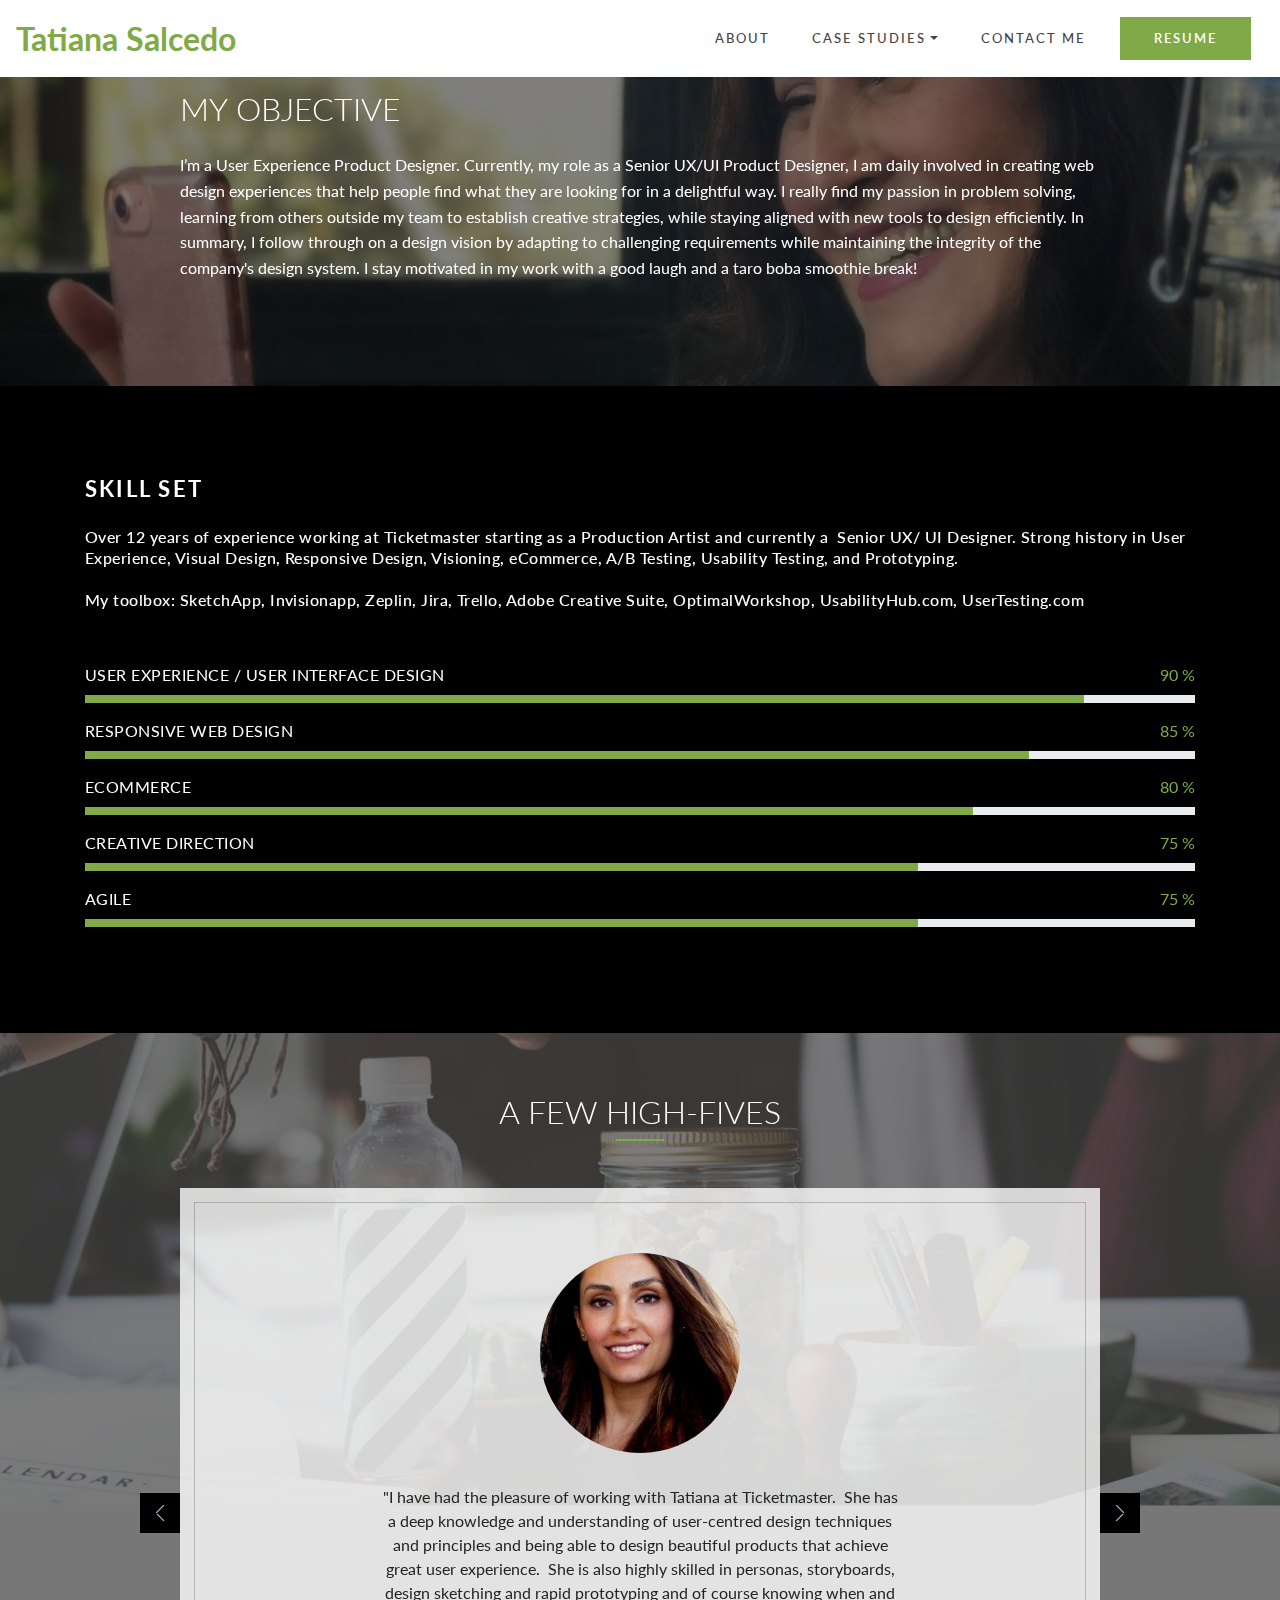
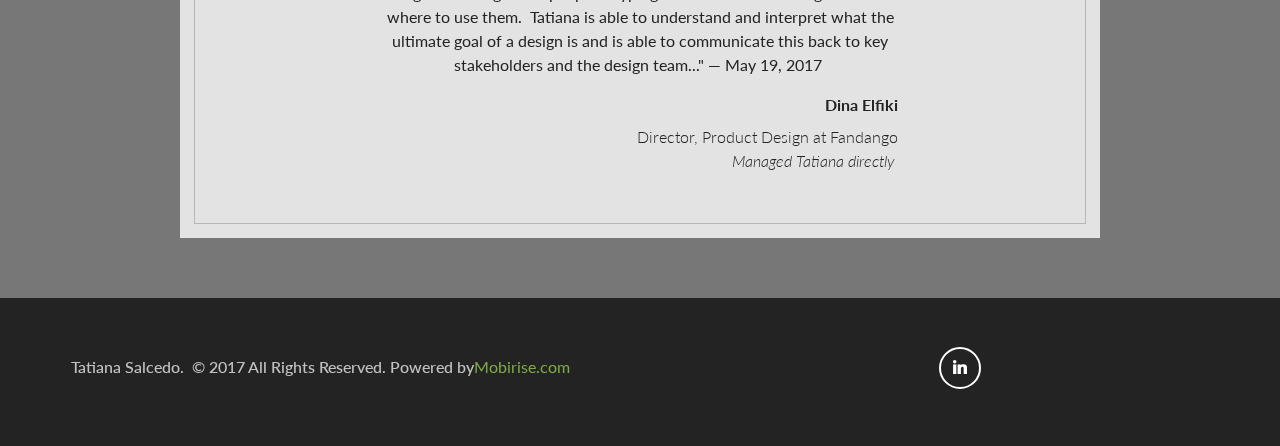
<file: about.html>
<!DOCTYPE html>
<html >
<head>
  <!-- Site made with Mobirise Website Builder v4.5.2, https://mobirise.com -->
  <meta charset="UTF-8">
  <meta http-equiv="X-UA-Compatible" content="IE=edge">
  <meta name="generator" content="Mobirise v4.5.2, mobirise.com">
  <meta name="viewport" content="width=device-width, initial-scale=1, minimum-scale=1">
  <link rel="shortcut icon" href="assets/images/logo3.png" type="image/x-icon">
  <meta name="description" content="">
  <title>About</title>
  <link rel="stylesheet" href="assets/web/assets/mobirise-icons/mobirise-icons.css">
  <link rel="stylesheet" href="assets/tether/tether.min.css">
  <link rel="stylesheet" href="assets/bootstrap/css/bootstrap.min.css">
  <link rel="stylesheet" href="assets/bootstrap/css/bootstrap-grid.min.css">
  <link rel="stylesheet" href="assets/bootstrap/css/bootstrap-reboot.min.css">
  <link rel="stylesheet" href="assets/dropdown/css/style.css">
  <link rel="stylesheet" href="assets/socicon/css/styles.css">
  <link rel="stylesheet" href="assets/theme/css/style.css">
  <link rel="stylesheet" href="assets/mobirise/css/mbr-additional.css" type="text/css">
  
  
  
</head>
<body>
<section class="menu cid-qFf9qrMSJN" once="menu" id="menu2-0" data-rv-view="52">

    
    

    <nav class="navbar navbar-dropdown navbar-fixed-top navbar-expand-lg">
        <div class="navbar-brand">
            
            <span class="navbar-caption-wrap"><a class="navbar-caption text-primary display-2" href="index.html">Tatiana Salcedo</a></span>
        </div>
        <button class="navbar-toggler" type="button" data-toggle="collapse" data-target="#navbarSupportedContent" aria-controls="navbarNavAltMarkup" aria-expanded="false" aria-label="Toggle navigation">
            <div class="hamburger">
                <span></span>
                <span></span>
                <span></span>
                <span></span>
            </div>
        </button>
      <div class="collapse navbar-collapse" id="navbarSupportedContent">
            <ul class="navbar-nav nav-dropdown" data-app-modern-menu="true"><li class="nav-item">
                    <a class="nav-link link text-danger display-4" href="about.html">ABOUT</a>
                </li>
                <li class="nav-item dropdown">
                    <a class="nav-link link dropdown-toggle text-danger display-4" href="https://mobirise.com" data-toggle="dropdown-submenu" aria-expanded="false">CASE STUDIES</a><div class="dropdown-menu"><a class="dropdown-item text-danger display-4" href="https://mobirise.com">ONE<br>TWO<br>THREE</a></div>
                </li>
                <li class="nav-item">
                    <a class="nav-link link text-danger display-4" href="contact.html">CONTACT ME</a>
                </li></ul>
            <div class="navbar-buttons mbr-section-btn"><a class="btn btn-md btn-primary display-4" href="https://mobirise.com">RESUME</a></div>
      </div>
    </nav>
</section>

<section class="header4 cid-qFfw1GVmhV mbr-parallax-background" id="header4-k" data-rv-view="49">
    
    

    <div class="mbr-overlay" style="opacity: 0.5; background-color: rgb(0, 0, 0);">
    </div> 
    <div class="container">
        <div class="row justify-content-center">
            <div class=" col-md-10 content">
                <h1 class="mbr-section-title mbr-light pb-3 mbr-white mbr-fonts-style display-2">MY OBJECTIVE</h1>
                <p class="mbr-text mbr-fonts-style mbr-white display-7">I’m a User Experience Product Designer. Currently, my role as a Senior UX/UI Product Designer, I am daily involved in creating web design experiences that help people find what they are looking for in a delightful way. I really find my passion in problem solving, learning from others outside my team to establish creative strategies, while staying aligned with new tools to design efficiently. In summary, I follow through on a design vision by adapting to challenging requirements while maintaining the integrity of the company's design system. I stay motivated in my work with a good laugh and a taro boba smoothie break!<br></p>
            </div>
        </div>
    </div>
    
</section>

<section class="cid-qFfdtg1PMW" id="progress1-a" data-rv-view="54">
    
     

    

    <div class="container">
        <h2 class="mbr-section-title pb-3 align-left mbr-bold mbr-fonts-style mbr-white display-5">SKILL SET</h2>
        <h3 class="mbr-section-subtitle mbr-fonts-style align-left display-7">Over 12 years of experience working at Ticketmaster starting as a Production Artist and currently a &nbsp;Senior UX/ UI Designer. Strong history in User Experience, Visual Design, Responsive Design, Visioning, eCommerce, A/B Testing, Usability Testing, and Prototyping.&nbsp;<br><br>My toolbox: SketchApp, Invisionapp, Zeplin, Jira, Trello, Adobe Creative Suite, OptimalWorkshop, UsabilityHub.com, UserTesting.com<div><br></div></h3>
        <div class="row pt-4">
            <div class="progress_elements col-md-12">
                <div class="progress1 pb-3">
                    <div class="title-wrap">
                        <div class="progressbar-title mbr-fonts-style display-7">
                            <p>USER EXPERIENCE / USER INTERFACE DESIGN</p>
                        </div>
                        <div class="progress_value mbr-fonts-style display-7">
                            <div class="progressbar-number"></div>
                            <span>%</span>
                        </div>
                    </div>
                    <div class="progress">
                        <div class="progress-bar progress-bar-1" role="progressbar" aria-valuenow="100" aria-valuemin="0" aria-valuemax="100"></div>
                    </div>
                </div>
                    
                <div class="progress2 pb-3">
                    <div class="title-wrap">
                        <div class="progressbar-title mbr-fonts-style display-7">
                            <p>RESPONSIVE WEB DESIGN</p>
                        </div>
                        <div class="progress_value mbr-fonts-style display-7">
                            <div class="progressbar-number"></div>
                            <span>%</span>
                        </div>
                    </div>
                    <div class="progress">
                        <div class="progress-bar progress-bar-2" role="progressbar" aria-valuenow="100" aria-valuemin="0" aria-valuemax="100"></div>
                    </div>
                </div>
                
                <div class="progress3 pb-3">
                    <div class="title-wrap">
                        <div class="progressbar-title mbr-fonts-style display-7">
                            <p>ECOMMERCE</p>
                        </div>
                        <div class="progress_value mbr-fonts-style display-7">
                            <div class="progressbar-number"></div>
                            <span>%</span>
                        </div>
                    </div>
                    <div class="progress">
                        <div class="progress-bar progress-bar-3" role="progressbar" aria-valuenow="100" aria-valuemin="0" aria-valuemax="100"></div>
                    </div>
                </div>
                
                <div class="progress4 pb-3">
                    <div class="title-wrap">
                        <div class="progressbar-title mbr-fonts-style display-7">
                            <p>CREATIVE DIRECTION</p>
                        </div>
                        <div class="progress_value mbr-fonts-style display-7">
                            <div class="progressbar-number"></div>
                            <span>%</span>
                        </div>
                    </div>
                    <div class="progress">
                        <div class="progress-bar progress-bar-4" role="progressbar" aria-valuenow="100" aria-valuemin="0" aria-valuemax="100"></div>
                    </div>
                </div>
             
                <div class="progress5 pb-3">
                    <div class="title-wrap">
                        <div class="progressbar-title mbr-fonts-style display-7">
                            <p>AGILE</p>
                        </div>
                        <div class="progress_value mbr-fonts-style display-7">
                            <div class="progressbar-number"></div>
                            <span>%</span>
                        </div>
                    </div>        
                    <div class="progress">    
                        <div class="progress-bar progress-bar-5" role="progressbar" aria-valuenow="100" aria-valuemin="0" aria-valuemax="100"></div>
                    </div>
                </div>
            </div>    
        </div>
    </div>
</section>

<section class="carousel slide testimonials-slider cid-qFfdud9GMA mbr-parallax-background" id="testimonials1-b" data-rv-view="57">

    

    <div class="mbr-overlay" style="opacity: 0.7; background-color: rgb(68, 68, 68);">
    </div>

<!--     <div class="container-fluid"> -->
    <div class="container text-center">
        <h2 class="mbr-section-title mbr-fonts-style mbr-white display-2">A FEW HIGH-FIVES</h2>
        <div class="underline align-center">
            <div class="line"></div>
        </div>
        
        <div class="row justify-content-center carousel-row">
            <div class="col-md-10">
                <div class="carousel slide pt-5" data-ride="carousel" role="listbox">
                    <div class="slider-testimonials">
                        <div class="carousel-inner">
                            
                            
                        <div class="carousel-item">
                                <div class="user col-md-8">
                                    <div class="user_image">
                                        <img src="assets/images/dina-profile-278x278.jpg" alt="" title="" media-simple="true">
                                    </div>
                                    <div class="user_text">
                                        <p class="mbr-fonts-style display-7">"I have had the pleasure of working with Tatiana at Ticketmaster. &nbsp;She has a deep knowledge and understanding of user-centred design techniques and principles and being able to design beautiful products that achieve great user experience. &nbsp;She is also highly skilled in personas, storyboards, design sketching and rapid prototyping and of course knowing when and where to use them. &nbsp;Tatiana is able to understand and interpret what the ultimate goal of a design is and is able to communicate this back to key stakeholders and the design team..." — May 19, 2017&nbsp;</p>
                                    </div>
                                    <div class="user_name mbr-bold pb-2 mbr-fonts-style display-7">Dina Elfiki</div>
                                    <div class="user_desk mbr-light mbr-fonts-style display-7"><div>Director, Product Design at Fandango</div><div><span style="font-size: 1rem;"><em>Managed Tatiana directly&nbsp;</em></span><br></div></div>
                                </div>
                            </div><div class="carousel-item">
                                <div class="user col-md-8">
                                    <div class="user_image">
                                        <img src="assets/images/josh-profile-322x322.jpg" alt="" title="" media-simple="true">
                                    </div>
                                    <div class="user_text">
                                        <p class="mbr-fonts-style display-7">"Tatiana’s professionalism, attention to detail, and friendly demeanor make her a pleasure to work with. She is able to solve very complex problems and create intuitive user experiences with ease. She is always willing to help her fellow team members and has a “get it done” type attitude. I look forward to continuing to work with her here at Ticketmaster." —&nbsp;February 24, 2016<br><br></p>
                                    </div>
                                    <div class="user_name mbr-bold pb-2 mbr-fonts-style display-7">Josh Hickman</div>
                                    <div class="user_desk mbr-light mbr-fonts-style display-7">Director of Product Management at Ticketmaster<br><em>Worked with Tatiana on the same product</em></div>
                                </div>
                            </div><div class="carousel-item">
                                <div class="user col-md-8">
                                    <div class="user_image">
                                        <img src="assets/images/tramon-profile-351x351.jpg" alt="" title="" media-simple="true">
                                    </div>
                                    <div class="user_text">
                                        <p class="mbr-fonts-style display-7">"I worked closely with Tatiana for four years, collaborating to bring marketing concepts and client brand strategies to life via creative design. She is very easy to work with, bringing a great balance of fun and professionalism. She is a true artist, and can take general concepts and ideas and turn them into exceptional visual design imagery..."&nbsp;<br>—&nbsp;May 12, 2016</p>
                                    </div>
                                    <div class="user_name mbr-bold pb-2 mbr-fonts-style display-7">Tramon A. Thomas</div>
                                    <div class="user_desk mbr-light mbr-fonts-style display-7"><div>Brand Strategist. Content Creator. Data-Driven Marketer</div><div><span style="font-size: 1rem;"><em>Tramon managed Tatiana directly</em></span><br></div></div>
                                </div>
                            </div></div>
                    </div>
                </div>
                <div class="carousel-controls">
                    <a class="carousel-control-prev carousel-control" role="button" data-slide="prev">
                      <span aria-hidden="true" class="mbri-arrow-prev mbr-iconfont"></span>
                      <span class="sr-only">Previous</span>
                    </a>

                    <a class="carousel-control-next carousel-control" role="button" data-slide="next">
                      <span aria-hidden="true" class="mbri-arrow-next mbr-iconfont"></span>
                      <span class="sr-only">Next</span>
                    </a>
                </div>
            </div>
        </div>
    </div>
</section>

<section class="cid-qFfdCAi451" id="footer2-c" data-rv-view="67">

    

    
       <div class="container-fluid text-center">
           <div class="row justify-content-center">
             <div class="col-md-6 col-sm-12">
                 <h3 class="inner-text mbr-fonts-style content-text display-7">Tatiana Salcedo. &nbsp;© 2017 All Rights Reserved. Powered by<a href="https://mobirise.com" class="text-primary">Mobirise.com</a>
                 </h3>
             </div>
             <div class="social-media col-md-6 col-sm-12">
                  <ul>
                      <li>
                        <a class="icon-transition" href="#">
                          <span class="mbr-iconfont socicon-linkedin socicon" media-simple="true"></span>
                        </a>
                      </li>
                      
                      
                      
                      
                   </ul>
              </div>
    </div>
       </div>

</section>


  <script src="assets/web/assets/jquery/jquery.min.js"></script>
  <script src="assets/popper/popper.min.js"></script>
  <script src="assets/tether/tether.min.js"></script>
  <script src="assets/bootstrap/js/bootstrap.min.js"></script>
  <script src="assets/smoothscroll/smooth-scroll.js"></script>
  <script src="assets/parallax/jarallax.min.js"></script>
  <script src="assets/dropdown/js/script.min.js"></script>
  <script src="assets/bootstrapcarouselswipe/bootstrap-carousel-swipe.js"></script>
  <script src="assets/mbr-testimonials-slider/mbr-testimonials-slider.js"></script>
  <script src="assets/sociallikes/social-likes.js"></script>
  <script src="assets/touchswipe/jquery.touch-swipe.min.js"></script>
  <script src="assets/theme/js/script.js"></script>
  
  
</body>
</html>
</file>
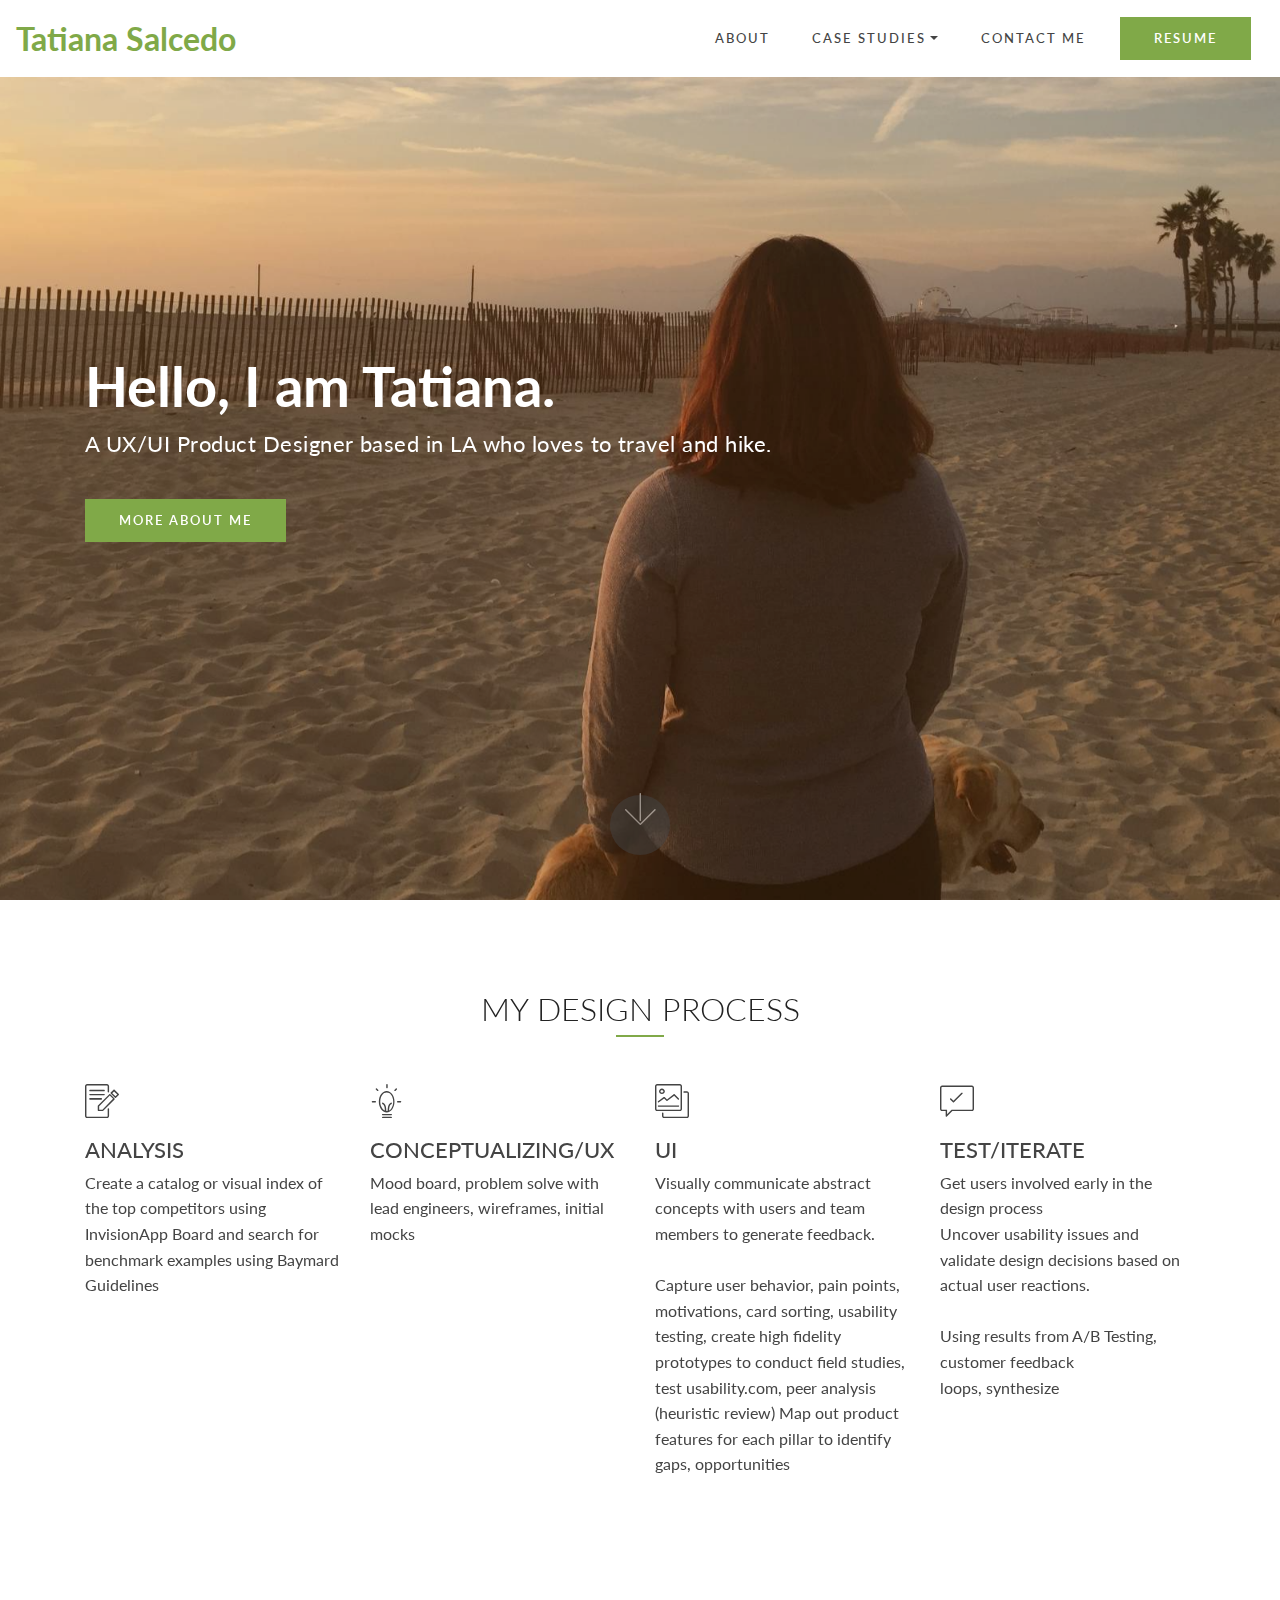
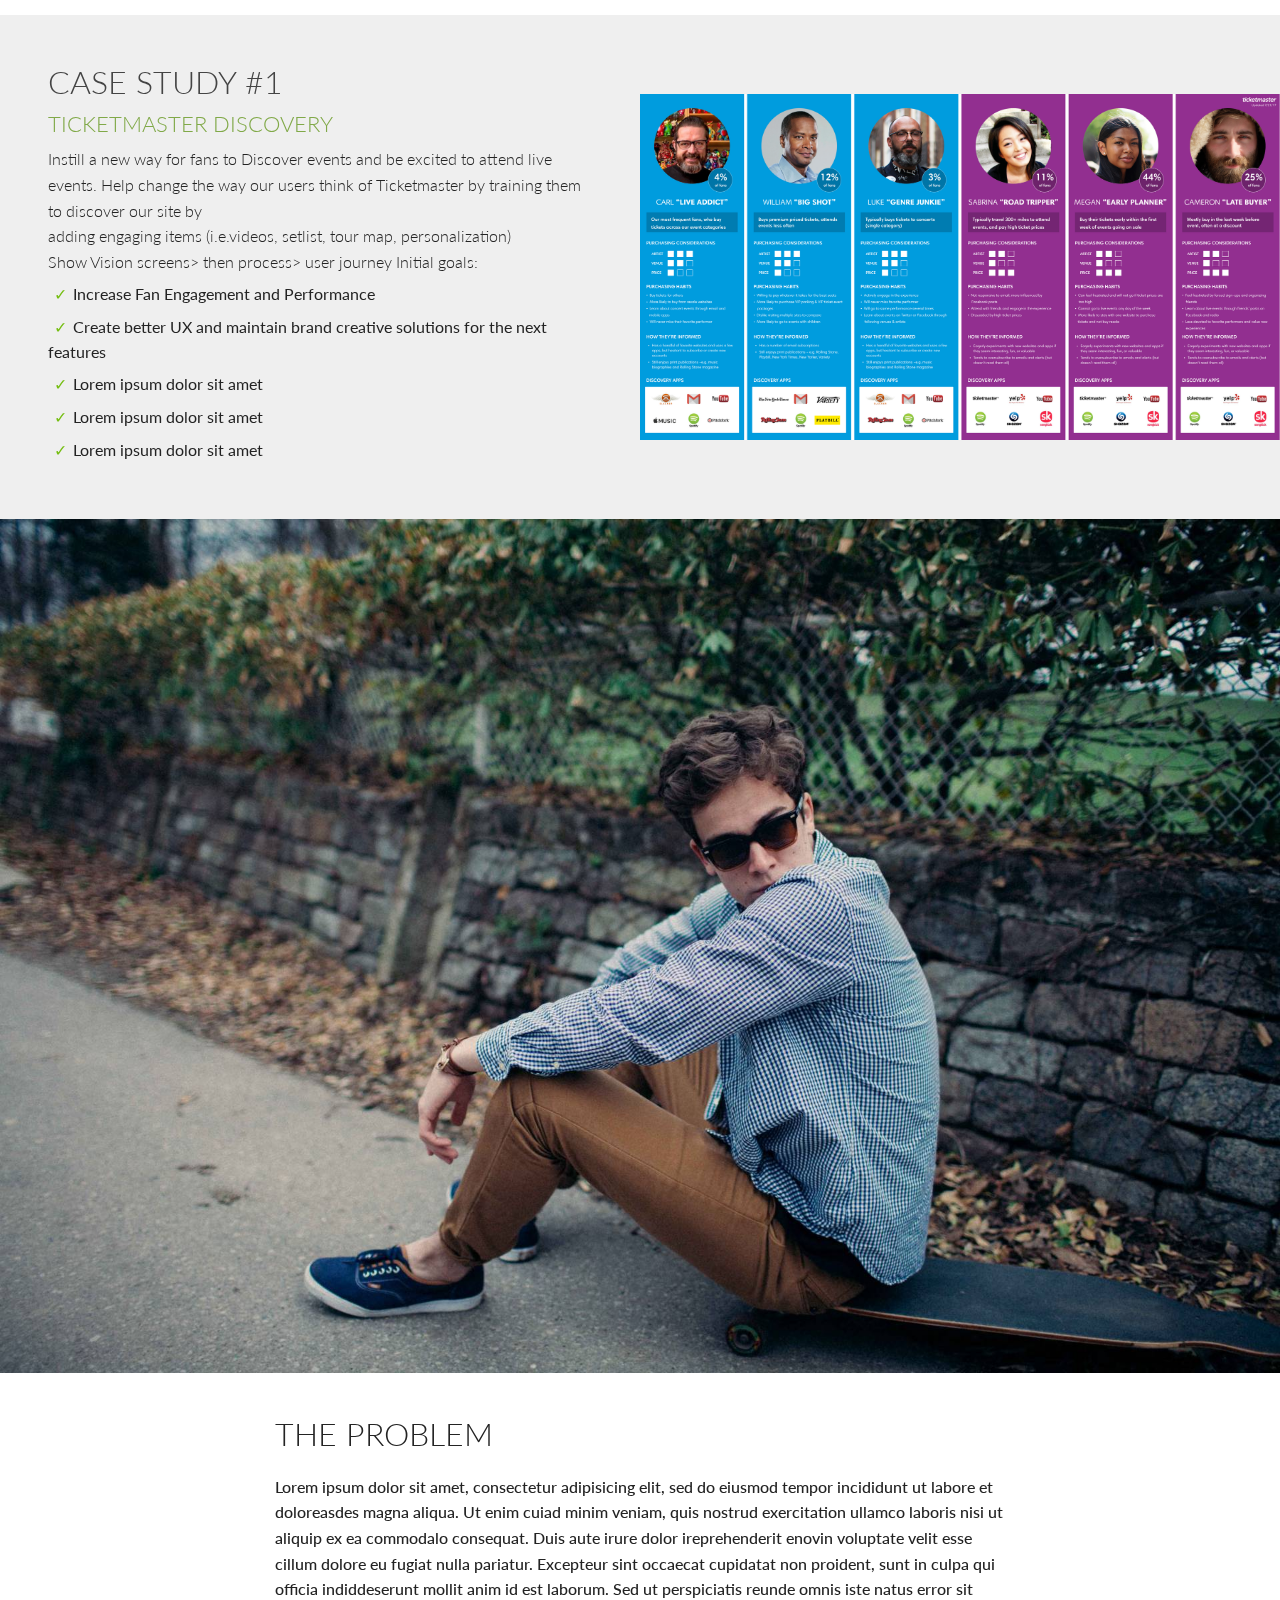
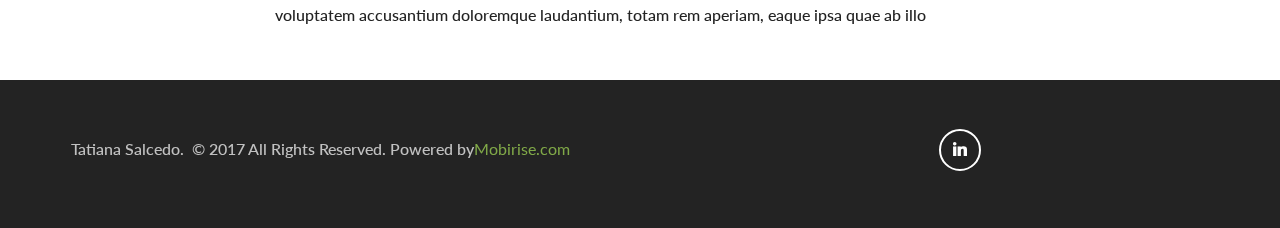
<file: home.html>
<!DOCTYPE html>
<html >
<head>
  <!-- Site made with Mobirise Website Builder v4.5.2, https://mobirise.com -->
  <meta charset="UTF-8">
  <meta http-equiv="X-UA-Compatible" content="IE=edge">
  <meta name="generator" content="Mobirise v4.5.2, mobirise.com">
  <meta name="viewport" content="width=device-width, initial-scale=1, minimum-scale=1">
  <link rel="shortcut icon" href="assets/images/logo3.png" type="image/x-icon">
  <meta name="description" content="">
  <title>Home</title>
  <link rel="stylesheet" href="assets/web/assets/mobirise-icons/mobirise-icons.css">
  <link rel="stylesheet" href="assets/tether/tether.min.css">
  <link rel="stylesheet" href="assets/bootstrap/css/bootstrap.min.css">
  <link rel="stylesheet" href="assets/bootstrap/css/bootstrap-grid.min.css">
  <link rel="stylesheet" href="assets/bootstrap/css/bootstrap-reboot.min.css">
  <link rel="stylesheet" href="assets/socicon/css/styles.css">
  <link rel="stylesheet" href="assets/dropdown/css/style.css">
  <link rel="stylesheet" href="assets/theme/css/style.css">
  <link rel="stylesheet" href="assets/mobirise/css/mbr-additional.css" type="text/css">
  
  
  
</head>
<body>
<section class="menu cid-qFfgyCpOCw" once="menu" id="menu2-g" data-rv-view="83">

    
    

    <nav class="navbar navbar-dropdown navbar-fixed-top navbar-expand-lg">
        <div class="navbar-brand">
            
            <span class="navbar-caption-wrap"><a class="navbar-caption text-primary display-2" href="index.html">Tatiana Salcedo</a></span>
        </div>
        <button class="navbar-toggler" type="button" data-toggle="collapse" data-target="#navbarSupportedContent" aria-controls="navbarNavAltMarkup" aria-expanded="false" aria-label="Toggle navigation">
            <div class="hamburger">
                <span></span>
                <span></span>
                <span></span>
                <span></span>
            </div>
        </button>
      <div class="collapse navbar-collapse" id="navbarSupportedContent">
            <ul class="navbar-nav nav-dropdown" data-app-modern-menu="true"><li class="nav-item">
                    <a class="nav-link link text-danger display-4" href="about.html">ABOUT</a>
                </li>
                <li class="nav-item dropdown">
                    <a class="nav-link link dropdown-toggle text-danger display-4" href="https://mobirise.com" data-toggle="dropdown-submenu" aria-expanded="false">CASE STUDIES</a><div class="dropdown-menu"><a class="dropdown-item text-danger display-4" href="https://mobirise.com">ONE<br>TWO<br>THREE</a></div>
                </li>
                <li class="nav-item">
                    <a class="nav-link link text-danger display-4" href="contact.html">CONTACT ME</a>
                </li></ul>
            <div class="navbar-buttons mbr-section-btn"><a class="btn btn-md btn-primary display-4" href="https://mobirise.com">RESUME</a></div>
      </div>
    </nav>
</section>

<section class="header2 cid-qFfcINYH49 mbr-fullscreen mbr-parallax-background" id="header2-6" data-rv-view="80">

    

    <div class="mbr-overlay" style="opacity: 0.2; background-color: rgb(166, 92, 0);">
    </div>

    <div class="container">
        <div class="row">
            <div class="mbr-white col-md-12">
                <h1 class="mbr-section-title mbr-white mbr-bold mbr-fonts-style display-1">Hello, I am Tatiana.</h1>
                
                <p class="mbr-section-text mbr-fonts-style display-5">A UX/UI Product Designer based in LA who loves to travel and hike.</p>
                <div class="pt-3 mbr-section-btn"><a class="btn-primary btn btn-md display-4" type="submit" href="about.html">MORE ABOUT ME</a></div>
            </div>
        </div>
    </div>
    <div class="mbr-arrow hidden-sm-down" aria-hidden="true">
        <a href="#next">
            <i class="mbri-down mbr-iconfont"></i>
        </a>
    </div>
</section>

<section class="cid-qFfgXitevs" id="features1-h" data-rv-view="85">

    

    
    <div class="container">
        <h2 class="mbr-fonts-style mbr-section-title align-center display-2">MY DESIGN PROCESS</h2>
         <div class="underline align-center">
             <div class="line"></div>
         </div>

        

        <div class="row justify-content-center pt-5">
            <div class="col-md-6 row-item col-lg-3">
                <div class="card-img pb-3 align-left">
                    <span class="mbr-iconfont mbri-edit" media-simple="true"></span>
                </div>
                <h4 class="mbr-fonts-style mbr-card-title display-5">ANALYSIS</h4>

                <p class="mbr-text mbr-fonts-style display-7">Create a catalog or visual index of the top competitors using InvisionApp Board and search for benchmark examples using Baymard Guidelines<br></p>
            </div>

            <div class="col-md-6 row-item col-lg-3">
                <div class="card-img pb-3 align-left">
                    <span class="mbr-iconfont mbri-idea" media-simple="true"></span>
                </div>
                <h4 class="mbr-fonts-style mbr-card-title display-5">CONCEPTUALIZING/UX</h4>

                <p class="mbr-text mbr-fonts-style display-7">Mood board, problem solve with lead engineers, wireframes, initial mocks</p>
            </div>

            <div class="col-md-6 row-item col-lg-3">
                <div class="card-img pb-3 align-left">
                    <span class="mbr-iconfont mbri-photos" media-simple="true"></span>
                </div>
                <h4 class="mbr-fonts-style mbr-card-title display-5">UI</h4>
                <p class="mbr-text mbr-fonts-style display-7">Visually communicate abstract concepts with users and team members to generate feedback.<br><br>Capture user behavior, pain points, motivations, card sorting, usability testing,&nbsp;create high fidelity prototypes to conduct field studies, test usability.com, peer analysis (heuristic review)&nbsp;Map out product features for each pillar to identify gaps, opportunities</p>
            </div>

            <div class="col-md-6 row-item col-lg-3">
                <div class="card-img pb-3 align-left">
                    <span class="mbr-iconfont mbri-cust-feedback" media-simple="true"></span>
                </div>
                <h4 class="mbr-fonts-style mbr-card-title display-5">TEST/ITERATE</h4>
                <p class="mbr-text mbr-fonts-style display-7">Get users involved early in the design process<br>Uncover usability issues and validate design decisions based on actual user reactions.<br><br>Using results from A/B Testing, customer feedback loops,&nbsp;synthesize&nbsp;<br><br>&nbsp;<br></p>
            </div>
        </div>
    </div>
</section>

<section class="cid-qFfdeg3U1o" id="features5-7" data-rv-view="88">

    

    
    <div class="container-fluid">
        <div class="row align-items-center content-row">
          <div class="col-lg-6 wrap-block">
              <h1 class="mbr-section-title mbr-fonts-style mbr-light display-2">CASE STUDY #1</h1>
              <h2 class="mbr-section-subtitle mbr-fonts-style mbr-light display-5">TICKETMASTER DISCOVERY&nbsp;</h2>
              <h3 class="mbr-text mbr-fonts-style mbr-light display-7">Instill a new way for fans to Discover events and be excited to attend live events. Help change the way our users think of Ticketmaster by training them to discover our site by<div>adding engaging items (i.e.videos, setlist, tour map, personalization)<br><div>Show Vision screens&gt; then process&gt; user journey Initial goals:</div></div></h3>
            <div class="mbr-list counter-container mbr-fonts-style display-7">
                <ul>
                    <li>Increase Fan Engagement and Performance</li>
                    <li>Create better UX and maintain brand creative solutions for the next features</li>
                    <li>Lorem ipsum dolor sit amet</li>
                    <li>Lorem ipsum dolor sit amet</li>
                    <li>Lorem ipsum dolor sit amet</li>
                </ul>
            </div>
            
          </div>
          <div class="col-lg-6 photo-split">
              <img src="assets/images/userpersonas-1800x975.png" alt="" title="" media-simple="true">
          </div>
      </div>
    </div>
</section>

<section class="content4 cid-qFfh5fvODG" id="image2-i" data-rv-view="91">

    

    <figure class="mbr-figure">
            <div class="image-block" style="width: 100%;">
                <img src="assets/images/background2.jpg" width="1400" media-simple="true">
            </div>
    </figure>
</section>

<section class="mbr-section content2 cid-qFfh6AlIiK" id="content2-j" data-rv-view="93">

    

    <div class="container">
        <div class="row justify-content-center">
            <div class="col-md-8 col-sm-12 text-section">
                <h1 class="mbr-fonts-style mbr-title align-left pb-3 display-2">THE PROBLEM<br></h1>
                <h1 class="mbr-fonts-style mbr-text align-left display-7">Lorem ipsum dolor sit amet, consectetur adipisicing elit, sed do eiusmod tempor incididunt ut labore et doloreasdes magna aliqua. Ut enim cuiad minim veniam, quis nostrud exercitation ullamco laboris nisi ut aliquip ex ea commodalo consequat. Duis aute irure dolor ireprehenderit enovin voluptate velit esse cillum dolore eu fugiat nulla pariatur. Excepteur sint occaecat cupidatat non proident, sunt in culpa qui officia indiddeserunt mollit anim id est laborum. Sed ut perspiciatis reunde omnis iste natus error sit voluptatem accusantium doloremque laudantium, totam rem aperiam, eaque ipsa quae ab illo</h1>
            </div>
        </div>
    </div>
</section>

<section class="cid-qFfdeLC4Bn" id="footer2-8" data-rv-view="95">

    

    
       <div class="container-fluid text-center">
           <div class="row justify-content-center">
             <div class="col-md-6 col-sm-12">
                 <h3 class="inner-text mbr-fonts-style content-text display-7">Tatiana Salcedo. &nbsp;© 2017 All Rights Reserved. Powered by<a href="https://mobirise.com" class="text-primary">Mobirise.com</a>
                 </h3>
             </div>
             <div class="social-media col-md-6 col-sm-12">
                  <ul>
                      <li>
                        <a class="icon-transition" href="#">
                          <span class="mbr-iconfont socicon-linkedin socicon" media-simple="true"></span>
                        </a>
                      </li>
                      
                      
                      
                      
                   </ul>
              </div>
    </div>
       </div>

</section>


  <script src="assets/web/assets/jquery/jquery.min.js"></script>
  <script src="assets/popper/popper.min.js"></script>
  <script src="assets/tether/tether.min.js"></script>
  <script src="assets/bootstrap/js/bootstrap.min.js"></script>
  <script src="assets/smoothscroll/smooth-scroll.js"></script>
  <script src="assets/typed/typed.min.js"></script>
  <script src="assets/parallax/jarallax.min.js"></script>
  <script src="assets/touchswipe/jquery.touch-swipe.min.js"></script>
  <script src="assets/viewportchecker/jquery.viewportchecker.js"></script>
  <script src="assets/sociallikes/social-likes.js"></script>
  <script src="assets/dropdown/js/script.min.js"></script>
  <script src="assets/theme/js/script.js"></script>
  
  
</body>
</html>
</file>
<file: assets/web/assets/mobirise-icons/mobirise-icons.css>
@font-face {
  font-family: 'MobiriseIcons';
  src:  url('mobirise-icons.eot?spat4u');
  src:  url('mobirise-icons.eot?spat4u#iefix') format('embedded-opentype'),
    url('mobirise-icons.ttf?spat4u') format('truetype'),
    url('mobirise-icons.woff?spat4u') format('woff'),
    url('mobirise-icons.svg?spat4u#MobiriseIcons') format('svg');
  font-weight: normal;
  font-style: normal;
}

[class^="mbri-"], [class*=" mbri-"] {
  /* use !important to prevent issues with browser extensions that change fonts */
  font-family: MobiriseIcons !important;
  speak: none;
  font-style: normal;
  font-weight: normal;
  font-variant: normal;
  text-transform: none;
  line-height: 1;

  /* Better Font Rendering =========== */
  -webkit-font-smoothing: antialiased;
  -moz-osx-font-smoothing: grayscale;
}

.mbri-add-submenu:before {
  content: "\e900";
}
.mbri-alert:before {
  content: "\e901";
}
.mbri-align-center:before {
  content: "\e902";
}
.mbri-align-justify:before {
  content: "\e903";
}
.mbri-align-left:before {
  content: "\e904";
}
.mbri-align-right:before {
  content: "\e905";
}
.mbri-android:before {
  content: "\e906";
}
.mbri-apple:before {
  content: "\e907";
}
.mbri-arrow-down:before {
  content: "\e908";
}
.mbri-arrow-next:before {
  content: "\e909";
}
.mbri-arrow-prev:before {
  content: "\e90a";
}
.mbri-arrow-up:before {
  content: "\e90b";
}
.mbri-bold:before {
  content: "\e90c";
}
.mbri-bookmark:before {
  content: "\e90d";
}
.mbri-bootstrap:before {
  content: "\e90e";
}
.mbri-briefcase:before {
  content: "\e90f";
}
.mbri-browse:before {
  content: "\e910";
}
.mbri-bulleted-list:before {
  content: "\e911";
}
.mbri-calendar:before {
  content: "\e912";
}
.mbri-camera:before {
  content: "\e913";
}
.mbri-cart-add:before {
  content: "\e914";
}
.mbri-cart-full:before {
  content: "\e915";
}
.mbri-cash:before {
  content: "\e916";
}
.mbri-change-style:before {
  content: "\e917";
}
.mbri-chat:before {
  content: "\e918";
}
.mbri-clock:before {
  content: "\e919";
}
.mbri-close:before {
  content: "\e91a";
}
.mbri-cloud:before {
  content: "\e91b";
}
.mbri-code:before {
  content: "\e91c";
}
.mbri-contact-form:before {
  content: "\e91d";
}
.mbri-credit-card:before {
  content: "\e91e";
}
.mbri-cursor-click:before {
  content: "\e91f";
}
.mbri-cust-feedback:before {
  content: "\e920";
}
.mbri-database:before {
  content: "\e921";
}
.mbri-delivery:before {
  content: "\e922";
}
.mbri-desktop:before {
  content: "\e923";
}
.mbri-devices:before {
  content: "\e924";
}
.mbri-down:before {
  content: "\e925";
}
.mbri-download:before {
  content: "\e989";
}
.mbri-drag-n-drop:before {
  content: "\e927";
}
.mbri-drag-n-drop2:before {
  content: "\e928";
}
.mbri-edit:before {
  content: "\e929";
}
.mbri-edit2:before {
  content: "\e92a";
}
.mbri-error:before {
  content: "\e92b";
}
.mbri-extension:before {
  content: "\e92c";
}
.mbri-features:before {
  content: "\e92d";
}
.mbri-file:before {
  content: "\e92e";
}
.mbri-flag:before {
  content: "\e92f";
}
.mbri-folder:before {
  content: "\e930";
}
.mbri-gift:before {
  content: "\e931";
}
.mbri-github:before {
  content: "\e932";
}
.mbri-globe:before {
  content: "\e933";
}
.mbri-globe-2:before {
  content: "\e934";
}
.mbri-growing-chart:before {
  content: "\e935";
}
.mbri-hearth:before {
  content: "\e936";
}
.mbri-help:before {
  content: "\e937";
}
.mbri-home:before {
  content: "\e938";
}
.mbri-hot-cup:before {
  content: "\e939";
}
.mbri-idea:before {
  content: "\e93a";
}
.mbri-image-gallery:before {
  content: "\e93b";
}
.mbri-image-slider:before {
  content: "\e93c";
}
.mbri-info:before {
  content: "\e93d";
}
.mbri-italic:before {
  content: "\e93e";
}
.mbri-key:before {
  content: "\e93f";
}
.mbri-laptop:before {
  content: "\e940";
}
.mbri-layers:before {
  content: "\e941";
}
.mbri-left-right:before {
  content: "\e942";
}
.mbri-left:before {
  content: "\e943";
}
.mbri-letter:before {
  content: "\e944";
}
.mbri-like:before {
  content: "\e945";
}
.mbri-link:before {
  content: "\e946";
}
.mbri-lock:before {
  content: "\e947";
}
.mbri-login:before {
  content: "\e948";
}
.mbri-logout:before {
  content: "\e949";
}
.mbri-magic-stick:before {
  content: "\e94a";
}
.mbri-map-pin:before {
  content: "\e94b";
}
.mbri-menu:before {
  content: "\e94c";
}
.mbri-mobile:before {
  content: "\e94d";
}
.mbri-mobile2:before {
  content: "\e94e";
}
.mbri-mobirise:before {
  content: "\e94f";
}
.mbri-more-horizontal:before {
  content: "\e950";
}
.mbri-more-vertical:before {
  content: "\e951";
}
.mbri-music:before {
  content: "\e952";
}
.mbri-new-file:before {
  content: "\e953";
}
.mbri-numbered-list:before {
  content: "\e954";
}
.mbri-opened-folder:before {
  content: "\e955";
}
.mbri-pages:before {
  content: "\e956";
}
.mbri-paper-plane:before {
  content: "\e957";
}
.mbri-paperclip:before {
  content: "\e958";
}
.mbri-photo:before {
  content: "\e959";
}
.mbri-photos:before {
  content: "\e95a";
}
.mbri-pin:before {
  content: "\e95b";
}
.mbri-play:before {
  content: "\e95c";
}
.mbri-plus:before {
  content: "\e95d";
}
.mbri-preview:before {
  content: "\e95e";
}
.mbri-print:before {
  content: "\e95f";
}
.mbri-protect:before {
  content: "\e960";
}
.mbri-question:before {
  content: "\e961";
}
.mbri-quote-left:before {
  content: "\e962";
}
.mbri-quote-right:before {
  content: "\e963";
}
.mbri-refresh:before {
  content: "\e964";
}
.mbri-responsive:before {
  content: "\e965";
}
.mbri-right:before {
  content: "\e966";
}
.mbri-rocket:before {
  content: "\e967";
}
.mbri-sad-face:before {
  content: "\e968";
}
.mbri-sale:before {
  content: "\e969";
}
.mbri-save:before {
  content: "\e96a";
}
.mbri-search:before {
  content: "\e96b";
}
.mbri-setting:before {
  content: "\e96c";
}
.mbri-setting2:before {
  content: "\e96d";
}
.mbri-setting3:before {
  content: "\e96e";
}
.mbri-share:before {
  content: "\e96f";
}
.mbri-shopping-bag:before {
  content: "\e970";
}
.mbri-shopping-basket:before {
  content: "\e971";
}
.mbri-shopping-cart:before {
  content: "\e972";
}
.mbri-sites:before {
  content: "\e973";
}
.mbri-smile-face:before {
  content: "\e974";
}
.mbri-speed:before {
  content: "\e975";
}
.mbri-star:before {
  content: "\e976";
}
.mbri-success:before {
  content: "\e977";
}
.mbri-sun:before {
  content: "\e978";
}
.mbri-sun2:before {
  content: "\e979";
}
.mbri-tablet:before {
  content: "\e97a";
}
.mbri-tablet-vertical:before {
  content: "\e97b";
}
.mbri-target:before {
  content: "\e97c";
}
.mbri-timer:before {
  content: "\e97d";
}
.mbri-to-ftp:before {
  content: "\e97e";
}
.mbri-to-local-drive:before {
  content: "\e97f";
}
.mbri-touch-swipe:before {
  content: "\e980";
}
.mbri-touch:before {
  content: "\e981";
}
.mbri-trash:before {
  content: "\e982";
}
.mbri-underline:before {
  content: "\e983";
}
.mbri-unlink:before {
  content: "\e984";
}
.mbri-unlock:before {
  content: "\e985";
}
.mbri-up-down:before {
  content: "\e986";
}
.mbri-up:before {
  content: "\e987";
}
.mbri-update:before {
  content: "\e988";
}
.mbri-upload:before {
 content: "\e926"; 
}
.mbri-user:before {
  content: "\e98a";
}
.mbri-user2:before {
  content: "\e98b";
}
.mbri-users:before {
  content: "\e98c";
}
.mbri-video:before {
  content: "\e98d";
}
.mbri-video-play:before {
  content: "\e98e";
}
.mbri-watch:before {
  content: "\e98f";
}
.mbri-website-theme:before {
  content: "\e990";
}
.mbri-wifi:before {
  content: "\e991";
}
.mbri-windows:before {
  content: "\e992";
}
.mbri-zoom-out:before {
  content: "\e993";
}
.mbri-redo:before {
  content: "\e994";
}
.mbri-undo:before {
  content: "\e995";
}
</file>
<file: assets/dropdown/css/style.css>
.navbar-dropdown {
  left: 0;
  padding: 0;
  position: absolute;
  right: 0;
  top: 0;
  transition: all 0.45s ease;
  z-index: 1030;
  background: #282828; }
  .navbar-dropdown .navbar-logo {
    margin-right: 0.8rem;
    transition: margin 0.3s ease-in-out;
    vertical-align: middle; }
    .navbar-dropdown .navbar-logo img {
      height: 3.125rem;
      transition: all 0.3s ease-in-out; }
    .navbar-dropdown .navbar-logo.mbr-iconfont {
      font-size: 3.125rem;
      line-height: 3.125rem; }
  .navbar-dropdown .navbar-caption {
    font-weight: 700;
    white-space: normal;
    vertical-align: -4px;
    line-height: 3.125rem !important; }
    .navbar-dropdown .navbar-caption, .navbar-dropdown .navbar-caption:hover {
      color: inherit;
      text-decoration: none; }
  .navbar-dropdown .mbr-iconfont + .navbar-caption {
    vertical-align: -1px; }
  .navbar-dropdown.navbar-fixed-top {
    position: fixed; }
  .navbar-dropdown .navbar-brand span {
    vertical-align: -4px; }
  .navbar-dropdown.bg-color.transparent {
    background: none; }
  .navbar-dropdown.navbar-short .navbar-brand {
    padding: 0.625rem 0; }
    .navbar-dropdown.navbar-short .navbar-brand span {
      vertical-align: -1px; }
  .navbar-dropdown.navbar-short .navbar-caption {
    line-height: 2.375rem !important;
    vertical-align: -2px; }
  .navbar-dropdown.navbar-short .navbar-logo {
    margin-right: 0.5rem; }
    .navbar-dropdown.navbar-short .navbar-logo img {
      height: 2.375rem; }
    .navbar-dropdown.navbar-short .navbar-logo.mbr-iconfont {
      font-size: 2.375rem;
      line-height: 2.375rem; }
  .navbar-dropdown.navbar-short .mbr-table-cell {
    height: 3.625rem; }
  .navbar-dropdown .navbar-close {
    left: 0.6875rem;
    position: fixed;
    top: 0.75rem;
    z-index: 1000; }
  .navbar-dropdown .hamburger-icon {
    content: "";
    display: inline-block;
    vertical-align: middle;
    width: 16px;
    -webkit-box-shadow: 0 -6px 0 1px #282828,0 0 0 1px #282828,0 6px 0 1px #282828;
    -moz-box-shadow: 0 -6px 0 1px #282828,0 0 0 1px #282828,0 6px 0 1px #282828;
    box-shadow: 0 -6px 0 1px #282828,0 0 0 1px #282828,0 6px 0 1px #282828; }

.dropdown-menu .dropdown-toggle[data-toggle="dropdown-submenu"]::after {
  border-bottom: 0.35em solid transparent;
  border-left: 0.35em solid;
  border-right: 0;
  border-top: 0.35em solid transparent;
  margin-left: 0.3rem; }

.dropdown-menu .dropdown-item:focus {
  outline: 0; }

.nav-dropdown {
  font-size: 0.75rem;
  font-weight: 500;
  height: auto !important; }
  .nav-dropdown .nav-btn {
    padding-left: 1rem; }
  .nav-dropdown .link {
    margin: .667em 1.667em;
    font-weight: 500;
    padding: 0;
    transition: color .2s ease-in-out; }
    .nav-dropdown .link.dropdown-toggle {
      margin-right: 2.583em; }
      .nav-dropdown .link.dropdown-toggle::after {
        margin-left: .25rem;
        border-top: 0.35em solid;
        border-right: 0.35em solid transparent;
        border-left: 0.35em solid transparent;
        border-bottom: 0; }
      .nav-dropdown .link.dropdown-toggle[aria-expanded="true"] {
        margin: 0;
        padding: 0.667em 3.263em  0.667em 1.667em; }
  .nav-dropdown .link::after,
  .nav-dropdown .dropdown-item::after {
    color: inherit; }
  .nav-dropdown .btn {
    font-size: 0.75rem;
    font-weight: 700;
    letter-spacing: 0;
    margin-bottom: 0;
    padding-left: 1.25rem;
    padding-right: 1.25rem; }
  .nav-dropdown .dropdown-menu {
    border-radius: 0;
    border: 0;
    left: 0;
    margin: 0;
    padding-bottom: 1.25rem;
    padding-top: 1.25rem;
    position: relative; }
  .nav-dropdown .dropdown-submenu {
    margin-left: 0.125rem;
    top: 0; }
  .nav-dropdown .dropdown-item {
    font-weight: 500;
    line-height: 2;
    padding: 0.3846em 4.615em 0.3846em 1.5385em;
    position: relative;
    transition: color .2s ease-in-out, background-color .2s ease-in-out; }
    .nav-dropdown .dropdown-item::after {
      margin-top: -0.3077em;
      position: absolute;
      right: 1.1538em;
      top: 50%; }
    .nav-dropdown .dropdown-item:focus, .nav-dropdown .dropdown-item:hover {
      background: none; }

@media (max-width: 767px) {
  .nav-dropdown.navbar-toggleable-sm {
    bottom: 0;
    display: none;
    left: 0;
    overflow-x: hidden;
    position: fixed;
    top: 0;
    transform: translateX(-100%);
    -ms-transform: translateX(-100%);
    -webkit-transform: translateX(-100%);
    width: 18.75rem;
    z-index: 999; } }
.nav-dropdown.navbar-toggleable-xl {
  bottom: 0;
  display: none;
  left: 0;
  overflow-x: hidden;
  position: fixed;
  top: 0;
  transform: translateX(-100%);
  -ms-transform: translateX(-100%);
  -webkit-transform: translateX(-100%);
  width: 18.75rem;
  z-index: 999; }

.nav-dropdown-sm {
  display: block !important;
  overflow-x: hidden;
  overflow: auto;
  padding-top: 3.875rem; }
  .nav-dropdown-sm::after {
    content: "";
    display: block;
    height: 3rem;
    width: 100%; }
  .nav-dropdown-sm.collapse.in ~ .navbar-close {
    display: block !important; }
  .nav-dropdown-sm.collapsing, .nav-dropdown-sm.collapse.in {
    transform: translateX(0);
    -ms-transform: translateX(0);
    -webkit-transform: translateX(0);
    transition: all 0.25s ease-out;
    -webkit-transition: all 0.25s ease-out;
    background: #282828; }
  .nav-dropdown-sm.collapsing[aria-expanded="false"] {
    transform: translateX(-100%);
    -ms-transform: translateX(-100%);
    -webkit-transform: translateX(-100%); }
  .nav-dropdown-sm .nav-item {
    display: block;
    margin-left: 0 !important;
    padding-left: 0; }
  .nav-dropdown-sm .link,
  .nav-dropdown-sm .dropdown-item {
    border-top: 1px dotted rgba(255, 255, 255, 0.1);
    font-size: 0.8125rem;
    line-height: 1.6;
    margin: 0 !important;
    padding: 0.875rem 2.4rem 0.875rem 1.5625rem !important;
    position: relative;
    white-space: normal; }
    .nav-dropdown-sm .link:focus, .nav-dropdown-sm .link:hover,
    .nav-dropdown-sm .dropdown-item:focus,
    .nav-dropdown-sm .dropdown-item:hover {
      background: rgba(0, 0, 0, 0.2) !important;
      color: #c0a375; }
  .nav-dropdown-sm .nav-btn {
    position: relative;
    padding: 1.5625rem 1.5625rem 0 1.5625rem; }
    .nav-dropdown-sm .nav-btn::before {
      border-top: 1px dotted rgba(255, 255, 255, 0.1);
      content: "";
      left: 0;
      position: absolute;
      top: 0;
      width: 100%; }
    .nav-dropdown-sm .nav-btn + .nav-btn {
      padding-top: 0.625rem; }
      .nav-dropdown-sm .nav-btn + .nav-btn::before {
        display: none; }
  .nav-dropdown-sm .btn {
    padding: 0.625rem 0; }
  .nav-dropdown-sm .dropdown-toggle[data-toggle="dropdown-submenu"]::after {
    margin-left: .25rem;
    border-top: 0.35em solid;
    border-right: 0.35em solid transparent;
    border-left: 0.35em solid transparent;
    border-bottom: 0; }
  .nav-dropdown-sm .dropdown-toggle[data-toggle="dropdown-submenu"][aria-expanded="true"]::after {
    border-top: 0;
    border-right: 0.35em solid transparent;
    border-left: 0.35em solid transparent;
    border-bottom: 0.35em solid; }
  .nav-dropdown-sm .dropdown-menu {
    margin: 0;
    padding: 0;
    position: relative;
    top: 0;
    left: 0;
    width: 100%;
    border: 0;
    float: none;
    border-radius: 0;
    background: none; }
  .nav-dropdown-sm .dropdown-submenu {
    left: 100%;
    margin-left: 0.125rem;
    margin-top: -1.25rem;
    top: 0; }

.navbar-toggleable-sm .nav-dropdown .dropdown-menu {
  position: absolute; }

.navbar-toggleable-sm .nav-dropdown .dropdown-submenu {
  left: 100%;
  margin-left: 0.125rem;
  margin-top: -1.25rem;
  top: 0; }

.navbar-toggleable-sm.opened .nav-dropdown .dropdown-menu {
  position: relative; }

.navbar-toggleable-sm.opened .nav-dropdown .dropdown-submenu {
  left: 0;
  margin-left: 00rem;
  margin-top: 0rem;
  top: 0; }

.is-builder .nav-dropdown.collapsing {
  transition: none !important; }

/*# sourceMappingURL=style.css.map */
</file>
<file: assets/socicon/css/styles.css>
@charset "UTF-8";

@font-face {
  font-family: "socicon";
  src:url("../fonts/socicon.eot");
  src:url("../fonts/socicon.eot?#iefix") format("embedded-opentype"),
    url("../fonts/socicon.woff") format("woff"),
    url("../fonts/socicon.ttf") format("truetype"),
    url("../fonts/socicon.svg#socicon") format("svg");
  font-weight: normal;
  font-style: normal;

}

[data-icon]:before {
  font-family: "socicon" !important;
  content: attr(data-icon);
  font-style: normal !important;
  font-weight: normal !important;
  font-variant: normal !important;
  text-transform: none !important;
  speak: none;
  line-height: 1;
  -webkit-font-smoothing: antialiased;
  -moz-osx-font-smoothing: grayscale;
}

[class^="socicon-"]:before,
[class*=" socicon-"]:before {
  font-family: "socicon" !important;
  font-style: normal !important;
  font-weight: normal !important;
  font-variant: normal !important;
  text-transform: none !important;
  speak: none;
  line-height: 1;
  -webkit-font-smoothing: antialiased;
  -moz-osx-font-smoothing: grayscale;
}

.socicon-modelmayhem:before {
  content: "\e000";
}
.socicon-mixcloud:before {
  content: "\e001";
}
.socicon-drupal:before {
  content: "\e002";
}
.socicon-swarm:before {
  content: "\e003";
}
.socicon-istock:before {
  content: "\e004";
}
.socicon-yammer:before {
  content: "\e005";
}
.socicon-ello:before {
  content: "\e006";
}
.socicon-stackoverflow:before {
  content: "\e007";
}
.socicon-persona:before {
  content: "\e008";
}
.socicon-triplej:before {
  content: "\e009";
}
.socicon-houzz:before {
  content: "\e00a";
}
.socicon-rss:before {
  content: "\e00b";
}
.socicon-paypal:before {
  content: "\e00c";
}
.socicon-odnoklassniki:before {
  content: "\e00d";
}
.socicon-airbnb:before {
  content: "\e00e";
}
.socicon-periscope:before {
  content: "\e00f";
}
.socicon-outlook:before {
  content: "\e010";
}
.socicon-coderwall:before {
  content: "\e011";
}
.socicon-tripadvisor:before {
  content: "\e012";
}
.socicon-appnet:before {
  content: "\e013";
}
.socicon-goodreads:before {
  content: "\e014";
}
.socicon-tripit:before {
  content: "\e015";
}
.socicon-lanyrd:before {
  content: "\e016";
}
.socicon-slideshare:before {
  content: "\e017";
}
.socicon-buffer:before {
  content: "\e018";
}
.socicon-disqus:before {
  content: "\e019";
}
.socicon-vkontakte:before {
  content: "\e01a";
}
.socicon-whatsapp:before {
  content: "\e01b";
}
.socicon-patreon:before {
  content: "\e01c";
}
.socicon-storehouse:before {
  content: "\e01d";
}
.socicon-pocket:before {
  content: "\e01e";
}
.socicon-mail:before {
  content: "\e01f";
}
.socicon-blogger:before {
  content: "\e020";
}
.socicon-technorati:before {
  content: "\e021";
}
.socicon-reddit:before {
  content: "\e022";
}
.socicon-dribbble:before {
  content: "\e023";
}
.socicon-stumbleupon:before {
  content: "\e024";
}
.socicon-digg:before {
  content: "\e025";
}
.socicon-envato:before {
  content: "\e026";
}
.socicon-behance:before {
  content: "\e027";
}
.socicon-delicious:before {
  content: "\e028";
}
.socicon-deviantart:before {
  content: "\e029";
}
.socicon-forrst:before {
  content: "\e02a";
}
.socicon-play:before {
  content: "\e02b";
}
.socicon-zerply:before {
  content: "\e02c";
}
.socicon-wikipedia:before {
  content: "\e02d";
}
.socicon-apple:before {
  content: "\e02e";
}
.socicon-flattr:before {
  content: "\e02f";
}
.socicon-github:before {
  content: "\e030";
}
.socicon-renren:before {
  content: "\e031";
}
.socicon-friendfeed:before {
  content: "\e032";
}
.socicon-newsvine:before {
  content: "\e033";
}
.socicon-identica:before {
  content: "\e034";
}
.socicon-bebo:before {
  content: "\e035";
}
.socicon-zynga:before {
  content: "\e036";
}
.socicon-steam:before {
  content: "\e037";
}
.socicon-xbox:before {
  content: "\e038";
}
.socicon-windows:before {
  content: "\e039";
}
.socicon-qq:before {
  content: "\e03a";
}
.socicon-douban:before {
  content: "\e03b";
}
.socicon-meetup:before {
  content: "\e03c";
}
.socicon-playstation:before {
  content: "\e03d";
}
.socicon-android:before {
  content: "\e03e";
}
.socicon-snapchat:before {
  content: "\e03f";
}
.socicon-twitter:before {
  content: "\e040";
}
.socicon-facebook:before {
  content: "\e041";
}
.socicon-googleplus:before {
  content: "\e042";
}
.socicon-pinterest:before {
  content: "\e043";
}
.socicon-foursquare:before {
  content: "\e044";
}
.socicon-yahoo:before {
  content: "\e045";
}
.socicon-skype:before {
  content: "\e046";
}
.socicon-yelp:before {
  content: "\e047";
}
.socicon-feedburner:before {
  content: "\e048";
}
.socicon-linkedin:before {
  content: "\e049";
}
.socicon-viadeo:before {
  content: "\e04a";
}
.socicon-xing:before {
  content: "\e04b";
}
.socicon-myspace:before {
  content: "\e04c";
}
.socicon-soundcloud:before {
  content: "\e04d";
}
.socicon-spotify:before {
  content: "\e04e";
}
.socicon-grooveshark:before {
  content: "\e04f";
}
.socicon-lastfm:before {
  content: "\e050";
}
.socicon-youtube:before {
  content: "\e051";
}
.socicon-vimeo:before {
  content: "\e052";
}
.socicon-dailymotion:before {
  content: "\e053";
}
.socicon-vine:before {
  content: "\e054";
}
.socicon-flickr:before {
  content: "\e055";
}
.socicon-500px:before {
  content: "\e056";
}
.socicon-wordpress:before {
  content: "\e058";
}
.socicon-tumblr:before {
  content: "\e059";
}
.socicon-twitch:before {
  content: "\e05a";
}
.socicon-8tracks:before {
  content: "\e05b";
}
.socicon-amazon:before {
  content: "\e05c";
}
.socicon-icq:before {
  content: "\e05d";
}
.socicon-smugmug:before {
  content: "\e05e";
}
.socicon-ravelry:before {
  content: "\e05f";
}
.socicon-weibo:before {
  content: "\e060";
}
.socicon-baidu:before {
  content: "\e061";
}
.socicon-angellist:before {
  content: "\e062";
}
.socicon-ebay:before {
  content: "\e063";
}
.socicon-imdb:before {
  content: "\e064";
}
.socicon-stayfriends:before {
  content: "\e065";
}
.socicon-residentadvisor:before {
  content: "\e066";
}
.socicon-google:before {
  content: "\e067";
}
.socicon-yandex:before {
  content: "\e068";
}
.socicon-sharethis:before {
  content: "\e069";
}
.socicon-bandcamp:before {
  content: "\e06a";
}
.socicon-itunes:before {
  content: "\e06b";
}
.socicon-deezer:before {
  content: "\e06c";
}
.socicon-telegram:before {
  content: "\e06e";
}
.socicon-openid:before {
  content: "\e06f";
}
.socicon-amplement:before {
  content: "\e070";
}
.socicon-viber:before {
  content: "\e071";
}
.socicon-zomato:before {
  content: "\e072";
}
.socicon-draugiem:before {
  content: "\e074";
}
.socicon-endomodo:before {
  content: "\e075";
}
.socicon-filmweb:before {
  content: "\e076";
}
.socicon-stackexchange:before {
  content: "\e077";
}
.socicon-wykop:before {
  content: "\e078";
}
.socicon-teamspeak:before {
  content: "\e079";
}
.socicon-teamviewer:before {
  content: "\e07a";
}
.socicon-ventrilo:before {
  content: "\e07b";
}
.socicon-younow:before {
  content: "\e07c";
}
.socicon-raidcall:before {
  content: "\e07d";
}
.socicon-mumble:before {
  content: "\e07e";
}
.socicon-medium:before {
  content: "\e06d";
}
.socicon-bebee:before {
  content: "\e07f";
}
.socicon-hitbox:before {
  content: "\e080";
}
.socicon-reverbnation:before {
  content: "\e081";
}
.socicon-formulr:before {
  content: "\e082";
}
.socicon-instagram:before {
  content: "\e057";
}
.socicon-battlenet:before {
  content: "\e083";
}
.socicon-chrome:before {
  content: "\e084";
}
.socicon-discord:before {
  content: "\e086";
}
.socicon-issuu:before {
  content: "\e087";
}
.socicon-macos:before {
  content: "\e088";
}
.socicon-firefox:before {
  content: "\e089";
}
.socicon-opera:before {
  content: "\e08d";
}
.socicon-keybase:before {
  content: "\e090";
}
.socicon-alliance:before {
  content: "\e091";
}
.socicon-livejournal:before {
  content: "\e092";
}
.socicon-googlephotos:before {
  content: "\e093";
}
.socicon-horde:before {
  content: "\e094";
}
.socicon-etsy:before {
  content: "\e095";
}
.socicon-zapier:before {
  content: "\e096";
}
.socicon-google-scholar:before {
  content: "\e097";
}
.socicon-researchgate:before {
  content: "\e098";
}
.socicon-wechat:before {
  content: "\e099";
}
.socicon-strava:before {
  content: "\e09a";
}
.socicon-line:before {
  content: "\e09b";
}
.socicon-lyft:before {
  content: "\e09c";
}
.socicon-uber:before {
  content: "\e09d";
}
.socicon-songkick:before {
  content: "\e09e";
}
.socicon-viewbug:before {
  content: "\e09f";
}
.socicon-googlegroups:before {
  content: "\e0a0";
}
.socicon-quora:before {
  content: "\e073";
}
.socicon-diablo:before {
  content: "\e085";
}
.socicon-blizzard:before {
  content: "\e0a1";
}
.socicon-hearthstone:before {
  content: "\e08b";
}
.socicon-heroes:before {
  content: "\e08a";
}
.socicon-overwatch:before {
  content: "\e08c";
}
.socicon-warcraft:before {
  content: "\e08e";
}
.socicon-starcraft:before {
  content: "\e08f";
}
.socicon-beam:before {
  content: "\e0a2";
}
.socicon-curse:before {
  content: "\e0a3";
}
.socicon-player:before {
  content: "\e0a4";
}
.socicon-streamjar:before {
  content: "\e0a5";
}
.socicon-nintendo:before {
  content: "\e0a6";
}
.socicon-hellocoton:before {
  content: "\e0a7";
}
</file>
<file: assets/theme/css/style.css>
.engine {
	position: absolute;
	text-indent: -2400px;
	text-align: center;
	padding: 0;
	top: 0;
	left: -2400px;
}/*!
 * Mobirise v4 theme (https://mobirise.com/)
 * Copyright 2017 Mobirise
 */
section {
  background-color: #eeeeee; }

section,
.container,
.container-fluid {
  position: relative;
  word-wrap: break-word; }

a.mbr-iconfont:hover {
  text-decoration: none; }

.article .lead p, .article .lead ul, .article .lead ol, .article .lead pre, .article .lead blockquote {
  margin-bottom: 0; }

a {
  font-style: normal;
  font-weight: 400;
  cursor: pointer; }
  a, a:hover {
    text-decoration: none; }

figure {
  margin-bottom: 0; }

body {
  color: #232323; }

h1, h2, h3, h4, h5, h6,
.h1, .h2, .h3, .h4, .h5, .h6,
.display-1, .display-2, .display-3, .display-4 {
  line-height: 1;
  word-break: break-word;
  word-wrap: break-word; }

b, strong {
  font-weight: bold; }

blockquote {
  padding: 10px 0 10px 20px;
  position: relative;
  border-left: 2px solid;
  border-color: #ff3366; }

input:-webkit-autofill, input:-webkit-autofill:hover, input:-webkit-autofill:focus, input:-webkit-autofill:active {
  transition-delay: 9999s;
  transition-property: background-color, color; }

textarea[type="hidden"] {
  display: none; }

body {
  position: relative; }

section {
  background-position: 50% 50%;
  background-repeat: no-repeat;
  background-size: cover; }
  section .mbr-background-video,
  section .mbr-background-video-preview {
    position: absolute;
    bottom: 0;
    left: 0;
    right: 0;
    top: 0; }

.hidden {
  visibility: hidden; }

.mbr-z-index20 {
  z-index: 20; }

/*! Base colors */
.mbr-white {
  color: #ffffff; }

.mbr-black {
  color: #000000; }

.mbr-bg-white {
  background-color: #ffffff; }

.mbr-bg-black {
  background-color: #000000; }

/*! Text-aligns */
.align-left {
  text-align: left; }

.align-center {
  text-align: center; }

.align-right {
  text-align: right; }

@media (max-width: 767px) {
  .align-left, .align-center, .align-right, .mbr-section-btn, .mbr-section-title {
    text-align: center; } }
/*! Font-weight  */
.mbr-light {
  font-weight: 300; }

.mbr-regular {
  font-weight: 400; }

.mbr-semibold {
  font-weight: 500; }

.mbr-bold {
  font-weight: 700; }

/*! Media  */
.media-size-item {
  -webkit-flex: 1 1 auto;
  -moz-flex: 1 1 auto;
  -ms-flex: 1 1 auto;
  -o-flex: 1 1 auto;
  flex: 1 1 auto; }

.media-content {
  -webkit-flex-basis: 100%;
  flex-basis: 100%; }

.media-container-row {
  display: -ms-flexbox;
  display: -webkit-flex;
  display: flex;
  -webkit-flex-direction: row;
  -ms-flex-direction: row;
  flex-direction: row;
  -webkit-flex-wrap: wrap;
  -ms-flex-wrap: wrap;
  flex-wrap: wrap;
  -webkit-justify-content: center;
  -ms-flex-pack: center;
  justify-content: center;
  -webkit-align-content: center;
  -ms-flex-line-pack: center;
  align-content: center;
  -webkit-align-items: start;
  -ms-flex-align: start;
  align-items: start; }
  .media-container-row .media-size-item {
    width: 400px; }

.media-container-column {
  display: -ms-flexbox;
  display: -webkit-flex;
  display: flex;
  -webkit-flex-direction: column;
  -ms-flex-direction: column;
  flex-direction: column;
  -webkit-flex-wrap: wrap;
  -ms-flex-wrap: wrap;
  flex-wrap: wrap;
  -webkit-justify-content: center;
  -ms-flex-pack: center;
  justify-content: center;
  -webkit-align-content: center;
  -ms-flex-line-pack: center;
  align-content: center;
  -webkit-align-items: stretch;
  -ms-flex-align: stretch;
  align-items: stretch; }
  .media-container-column > * {
    width: 100%; }

@media (min-width: 992px) {
  .media-container-row {
    -webkit-flex-wrap: nowrap;
    -ms-flex-wrap: nowrap;
    flex-wrap: nowrap; } }
figure {
  overflow: hidden; }

figure[mbr-media-size] {
  transition: width 0.1s; }

.mbr-figure img, .mbr-figure iframe {
  display: block;
  width: 100%; }

.card {
  background-color: transparent;
  border: none; }

.card-img {
  text-align: center;
  flex-shrink: 0; }

.media {
  max-width: 100%;
  margin: 0 auto; }

.mbr-figure {
  -ms-flex-item-align: center;
  -ms-grid-row-align: center;
  -webkit-align-self: center;
  align-self: center; }

.media-container > div {
  max-width: 100%; }

.mbr-figure img, .card-img img {
  width: 100%; }

@media (max-width: 991px) {
  .media-size-item {
    width: auto !important; }

  .media {
    width: auto; }

  .mbr-figure {
    width: 100% !important; } }
/*! Buttons */
.mbr-section-btn {
  margin-left: -.25rem;
  margin-right: -.25rem;
  font-size: 0; }

nav .mbr-section-btn {
  margin-left: 0rem;
  margin-right: 0rem; }

/*! Btn icon margin */
.btn .mbr-iconfont, .btn.btn-sm .mbr-iconfont {
  cursor: pointer;
  margin-right: 0.5rem; }

.btn.btn-md .mbr-iconfont, .btn.btn-md .mbr-iconfont {
  margin-right: 0.8rem; }

.mbr-regular {
  font-weight: 400; }

.mbr-semibold {
  font-weight: 500; }

.mbr-bold {
  font-weight: 700; }

[type="submit"] {
  -webkit-appearance: none; }

/*! Full-screen */
.mbr-fullscreen .mbr-overlay {
  min-height: 100vh; }

.mbr-fullscreen {
  display: flex;
  display: -webkit-flex;
  display: -moz-flex;
  display: -ms-flex;
  display: -o-flex;
  align-items: center;
  -webkit-align-items: center;
  min-height: 100vh;
  padding-top: 3rem;
  padding-bottom: 3rem; }

/*! Map */
.map {
  height: 25rem;
  position: relative; }
  .map iframe {
    width: 100%;
    height: 100%; }

/* Form */
.form-asterisk {
  font-family: initial;
  position: absolute;
  top: -2px;
  font-weight: normal; }

/*! Scroll to top arrow */
.mbr-arrow-up {
  bottom: 25px;
  right: 90px;
  position: fixed;
  text-align: right;
  z-index: 5000;
  color: #ffffff;
  font-size: 32px;
  transform: rotate(180deg);
  -webkit-transform: rotate(180deg); }

.mbr-arrow-up a {
  background: rgba(0, 0, 0, 0.2);
  border-radius: 3px;
  color: #fff;
  display: inline-block;
  height: 60px;
  width: 60px;
  outline-style: none !important;
  position: relative;
  text-decoration: none;
  transition: all .3s ease-in-out;
  cursor: pointer;
  text-align: center; }
  .mbr-arrow-up a:hover {
    background-color: rgba(0, 0, 0, 0.4); }
  .mbr-arrow-up a i {
    line-height: 60px; }

.mbr-arrow-up-icon {
  display: block;
  color: #fff; }

.mbr-arrow-up-icon::before {
  content: "\203a";
  display: inline-block;
  font-family: serif;
  font-size: 32px;
  line-height: 1;
  font-style: normal;
  position: relative;
  top: 6px;
  left: -4px;
  -webkit-transform: rotate(-90deg);
  transform: rotate(-90deg); }

/*! Arrow Down */
.mbr-arrow {
  position: absolute;
  bottom: 45px;
  left: 50%;
  width: 60px;
  height: 60px;
  cursor: pointer;
  background-color: rgba(80, 80, 80, 0.5);
  border-radius: 50%;
  -webkit-transform: translateX(-50%);
  transform: translateX(-50%); }
  .mbr-arrow > a {
    display: inline-block;
    text-decoration: none;
    outline-style: none;
    -webkit-animation: arrowdown 1.7s ease-in-out infinite;
    animation: arrowdown 1.7s ease-in-out infinite; }
    .mbr-arrow > a > i {
      position: absolute;
      top: -2px;
      left: 15px;
      font-size: 2rem; }

@keyframes arrowdown {
  0% {
    transform: translateY(0px);
    -webkit-transform: translateY(0px); }
  50% {
    transform: translateY(-5px);
    -webkit-transform: translateY(-5px); }
  100% {
    transform: translateY(0px);
    -webkit-transform: translateY(0px); } }
@-webkit-keyframes arrowdown {
  0% {
    transform: translateY(0px);
    -webkit-transform: translateY(0px); }
  50% {
    transform: translateY(-5px);
    -webkit-transform: translateY(-5px); }
  100% {
    transform: translateY(0px);
    -webkit-transform: translateY(0px); } }
@media (max-width: 500px) {
  .mbr-arrow-up {
    left: 50%;
    right: auto;
    transform: translateX(-50%) rotate(180deg);
    -webkit-transform: translateX(-50%) rotate(180deg); } }
/*Gradients animation*/
@keyframes gradient-animation {
  from {
    background-position: 0% 100%;
    animation-timing-function: ease-in-out; }
  to {
    background-position: 100% 0%;
    animation-timing-function: ease-in-out; } }
@-webkit-keyframes gradient-animation {
  from {
    background-position: 0% 100%;
    animation-timing-function: ease-in-out; }
  to {
    background-position: 100% 0%;
    animation-timing-function: ease-in-out; } }
.bg-gradient {
  background-size: 200% 200%;
  animation: gradient-animation 5s infinite alternate;
  -webkit-animation: gradient-animation 5s infinite alternate; }

.menu .navbar-brand {
  display: -webkit-flex;
  display: flex; }
  .menu .navbar-brand span {
    display: flex;
    display: -webkit-flex; }
  .menu .navbar-brand .navbar-caption-wrap {
    display: -webkit-flex; }
  .menu .navbar-brand .navbar-logo img {
    display: -webkit-flex; }
@media (min-width: 768px) and (max-width: 991px) {
  .menu .navbar-toggleable-sm .navbar-nav {
    display: -webkit-box;
    display: -webkit-flex;
    display: -ms-flexbox; } }
@media (min-width: 992px) {
  .menu .navbar-nav.nav-dropdown {
    display: -webkit-flex; }
  .menu .navbar-toggleable-sm .navbar-collapse {
    display: -webkit-flex !important; } }

/*# sourceMappingURL=style.css.map */
</file>
<file: assets/mobirise/css/mbr-additional.css>
@import url(https://fonts.googleapis.com/css?family=Lato:100,100i,300,300i,400,400i,700,700i,900,900i);





body {
  font-family: Dosis;
  font-style: normal;
  line-height: 1.5;
}
.mbr-section-title {
  font-style: normal;
  line-height: 1.2;
}
.mbr-section-subtitle {
  line-height: 1.3;
}
.mbr-text {
  font-style: normal;
  line-height: 1.6;
}
.display-1 {
  font-family: 'Lato', sans-serif;
  font-size: 3.5rem;
}
.display-1 > .mbr-iconfont {
  font-size: 5.6rem;
}
.display-2 {
  font-family: 'Lato', sans-serif;
  font-size: 2rem;
}
.display-2 > .mbr-iconfont {
  font-size: 3.2rem;
}
.display-4 {
  font-family: 'Lato', sans-serif;
  font-size: 0.8rem;
}
.display-4 > .mbr-iconfont {
  font-size: 1.28rem;
}
.display-5 {
  font-family: 'Lato', sans-serif;
  font-size: 1.4rem;
}
.display-5 > .mbr-iconfont {
  font-size: 2.24rem;
}
.display-7 {
  font-family: 'Lato', sans-serif;
  font-size: 1rem;
}
.display-7 > .mbr-iconfont {
  font-size: 1.6rem;
}
/* ---- Fluid typography for mobile devices ---- */
/* 1.4 - font scale ratio ( bootstrap == 1.42857 ) */
/* 100vw - current viewport width */
/* (48 - 20)  48 == 48rem == 768px, 20 == 20rem == 320px(minimal supported viewport) */
/* 0.65 - min scale variable, may vary */
@media (max-width: 768px) {
  .display-1 {
    font-size: 2.8rem;
    font-size: calc( 1.875rem + (3.5 - 1.875) * ((100vw - 20rem) / (48 - 20)));
    line-height: calc( 1.4 * (1.875rem + (3.5 - 1.875) * ((100vw - 20rem) / (48 - 20))));
  }
  .display-2 {
    font-size: 1.6rem;
    font-size: calc( 1.35rem + (2 - 1.35) * ((100vw - 20rem) / (48 - 20)));
    line-height: calc( 1.4 * (1.35rem + (2 - 1.35) * ((100vw - 20rem) / (48 - 20))));
  }
  .display-4 {
    font-size: 0.64rem;
    font-size: calc( 0.93rem + (0.8 - 0.93) * ((100vw - 20rem) / (48 - 20)));
    line-height: calc( 1.4 * (0.93rem + (0.8 - 0.93) * ((100vw - 20rem) / (48 - 20))));
  }
  .display-5 {
    font-size: 1.12rem;
    font-size: calc( 1.14rem + (1.4 - 1.14) * ((100vw - 20rem) / (48 - 20)));
    line-height: calc( 1.4 * (1.14rem + (1.4 - 1.14) * ((100vw - 20rem) / (48 - 20))));
  }
}
/* Buttons */
.btn {
  border-radius: 0;
  font-weight: 600;
  border-width: 2px;
  font-style: normal;
  letter-spacing: 2px;
  margin: .4rem .8rem;
  white-space: normal;
  -webkit-transition: all 0.3s ease-in-out;
  -moz-transition: all 0.3s ease-in-out;
  transition: all 0.3s ease-in-out;
  padding: 0.8rem 2rem;
  border-radius: 0px;
  display: inline-flex;
  align-items: center;
  justify-content: center;
  word-break: break-word;
}
.btn-sm {
  font-weight: 600;
  letter-spacing: 2px;
  -webkit-transition: all 0.3s ease-in-out;
  -moz-transition: all 0.3s ease-in-out;
  transition: all 0.3s ease-in-out;
  padding: 0.5rem 1.5rem;
  border-radius: 0px;
}
.btn-md {
  font-weight: 600;
  letter-spacing: 2px;
  margin: .4rem .8rem !important;
  -webkit-transition: all 0.3s ease-in-out;
  -moz-transition: all 0.3s ease-in-out;
  transition: all 0.3s ease-in-out;
  padding: 0.8rem 2rem;
  border-radius: 0px;
}
.btn-lg {
  font-weight: 600;
  letter-spacing: 2px;
  margin: .4rem .8rem !important;
  -webkit-transition: all 0.3s ease-in-out;
  -moz-transition: all 0.3s ease-in-out;
  transition: all 0.3s ease-in-out;
  padding: 0.8rem 2rem;
  border-radius: 0px;
}
.bg-primary {
  background-color: #80a948 !important;
}
.bg-success {
  background-color: #36d88a !important;
}
.bg-info {
  background-color: #ff4100 !important;
}
.bg-warning {
  background-color: #c1c1c1 !important;
}
.bg-danger {
  background-color: #444444 !important;
}
.btn-primary,
.btn-primary:active,
.btn-primary.active {
  background-color: #80a948;
  border-color: #80a948;
  color: #ffffff;
}
.btn-primary:hover,
.btn-primary:focus,
.btn-primary.focus {
  color: #ffffff;
  background-color: #577331;
  border-color: #577331;
}
.btn-primary.disabled,
.btn-primary:disabled {
  color: #ffffff !important;
  background-color: #577331 !important;
  border-color: #577331 !important;
}
.btn-secondary,
.btn-secondary:active,
.btn-secondary.active {
  background-color: #75be12;
  border-color: #75be12;
  color: #ffffff;
}
.btn-secondary:hover,
.btn-secondary:focus,
.btn-secondary.focus {
  color: #ffffff;
  background-color: #4a780b;
  border-color: #4a780b;
}
.btn-secondary.disabled,
.btn-secondary:disabled {
  color: #ffffff !important;
  background-color: #4a780b !important;
  border-color: #4a780b !important;
}
.btn-info,
.btn-info:active,
.btn-info.active {
  background-color: #ff4100;
  border-color: #ff4100;
  color: #ffffff;
}
.btn-info:hover,
.btn-info:focus,
.btn-info.focus {
  color: #ffffff;
  background-color: #b32d00;
  border-color: #b32d00;
}
.btn-info.disabled,
.btn-info:disabled {
  color: #ffffff !important;
  background-color: #b32d00 !important;
  border-color: #b32d00 !important;
}
.btn-success,
.btn-success:active,
.btn-success.active {
  background-color: #36d88a;
  border-color: #36d88a;
  color: #ffffff;
}
.btn-success:hover,
.btn-success:focus,
.btn-success.focus {
  color: #ffffff;
  background-color: #1fa263;
  border-color: #1fa263;
}
.btn-success.disabled,
.btn-success:disabled {
  color: #ffffff !important;
  background-color: #1fa263 !important;
  border-color: #1fa263 !important;
}
.btn-warning,
.btn-warning:active,
.btn-warning.active {
  background-color: #c1c1c1;
  border-color: #c1c1c1;
  color: #ffffff;
}
.btn-warning:hover,
.btn-warning:focus,
.btn-warning.focus {
  color: #ffffff;
  background-color: #9b9b9b;
  border-color: #9b9b9b;
}
.btn-warning.disabled,
.btn-warning:disabled {
  color: #ffffff !important;
  background-color: #9b9b9b !important;
  border-color: #9b9b9b !important;
}
.btn-danger,
.btn-danger:active,
.btn-danger.active {
  background-color: #444444;
  border-color: #444444;
  color: #ffffff;
}
.btn-danger:hover,
.btn-danger:focus,
.btn-danger.focus {
  color: #ffffff;
  background-color: #1e1e1e;
  border-color: #1e1e1e;
}
.btn-danger.disabled,
.btn-danger:disabled {
  color: #ffffff !important;
  background-color: #1e1e1e !important;
  border-color: #1e1e1e !important;
}
.btn-white {
  color: #333333 !important;
}
.btn-white,
.btn-white:active,
.btn-white.active {
  background-color: #ffffff;
  border-color: #ffffff;
  color: #ffffff;
}
.btn-white:hover,
.btn-white:focus,
.btn-white.focus {
  color: #ffffff;
  background-color: #d4d4d4;
  border-color: #d4d4d4;
}
.btn-white.disabled,
.btn-white:disabled {
  color: #ffffff !important;
  background-color: #d4d4d4 !important;
  border-color: #d4d4d4 !important;
}
.btn-black,
.btn-black:active,
.btn-black.active {
  background-color: #333333;
  border-color: #333333;
  color: #ffffff;
}
.btn-black:hover,
.btn-black:focus,
.btn-black.focus {
  color: #ffffff;
  background-color: #0d0d0d;
  border-color: #0d0d0d;
}
.btn-black.disabled,
.btn-black:disabled {
  color: #ffffff !important;
  background-color: #0d0d0d !important;
  border-color: #0d0d0d !important;
}
.btn-primary-outline,
.btn-primary-outline:active,
.btn-primary-outline.active {
  background: none;
  border-color: #4a612a;
  color: #4a612a;
}
.btn-primary-outline:hover,
.btn-primary-outline:focus,
.btn-primary-outline.focus {
  color: #ffffff;
  background-color: #80a948;
  border-color: #80a948;
}
.btn-primary-outline.disabled,
.btn-primary-outline:disabled {
  color: #ffffff !important;
  background-color: #80a948 !important;
  border-color: #80a948 !important;
}
.btn-secondary-outline,
.btn-secondary-outline:active,
.btn-secondary-outline.active {
  background: none;
  border-color: #3c6109;
  color: #3c6109;
}
.btn-secondary-outline:hover,
.btn-secondary-outline:focus,
.btn-secondary-outline.focus {
  color: #ffffff;
  background-color: #75be12;
  border-color: #75be12;
}
.btn-secondary-outline.disabled,
.btn-secondary-outline:disabled {
  color: #ffffff !important;
  background-color: #75be12 !important;
  border-color: #75be12 !important;
}
.btn-info-outline,
.btn-info-outline:active,
.btn-info-outline.active {
  background: none;
  border-color: #992700;
  color: #992700;
}
.btn-info-outline:hover,
.btn-info-outline:focus,
.btn-info-outline.focus {
  color: #ffffff;
  background-color: #ff4100;
  border-color: #ff4100;
}
.btn-info-outline.disabled,
.btn-info-outline:disabled {
  color: #ffffff !important;
  background-color: #ff4100 !important;
  border-color: #ff4100 !important;
}
.btn-success-outline,
.btn-success-outline:active,
.btn-success-outline.active {
  background: none;
  border-color: #1b8d56;
  color: #1b8d56;
}
.btn-success-outline:hover,
.btn-success-outline:focus,
.btn-success-outline.focus {
  color: #ffffff;
  background-color: #36d88a;
  border-color: #36d88a;
}
.btn-success-outline.disabled,
.btn-success-outline:disabled {
  color: #ffffff !important;
  background-color: #36d88a !important;
  border-color: #36d88a !important;
}
.btn-warning-outline,
.btn-warning-outline:active,
.btn-warning-outline.active {
  background: none;
  border-color: #8e8e8e;
  color: #8e8e8e;
}
.btn-warning-outline:hover,
.btn-warning-outline:focus,
.btn-warning-outline.focus {
  color: #ffffff;
  background-color: #c1c1c1;
  border-color: #c1c1c1;
}
.btn-warning-outline.disabled,
.btn-warning-outline:disabled {
  color: #ffffff !important;
  background-color: #c1c1c1 !important;
  border-color: #c1c1c1 !important;
}
.btn-danger-outline,
.btn-danger-outline:active,
.btn-danger-outline.active {
  background: none;
  border-color: #111111;
  color: #111111;
}
.btn-danger-outline:hover,
.btn-danger-outline:focus,
.btn-danger-outline.focus {
  color: #ffffff;
  background-color: #444444;
  border-color: #444444;
}
.btn-danger-outline.disabled,
.btn-danger-outline:disabled {
  color: #ffffff !important;
  background-color: #444444 !important;
  border-color: #444444 !important;
}
.btn-black-outline,
.btn-black-outline:active,
.btn-black-outline.active {
  background: none;
  border-color: #000000;
  color: #000000;
}
.btn-black-outline:hover,
.btn-black-outline:focus,
.btn-black-outline.focus {
  color: #ffffff;
  background-color: #333333;
  border-color: #333333;
}
.btn-black-outline.disabled,
.btn-black-outline:disabled {
  color: #ffffff !important;
  background-color: #333333 !important;
  border-color: #333333 !important;
}
.btn-white-outline,
.btn-white-outline:active,
.btn-white-outline.active {
  background: none;
  border-color: #ffffff;
  color: #ffffff;
}
.btn-white-outline:hover,
.btn-white-outline:focus,
.btn-white-outline.focus {
  color: #333333;
  background-color: #ffffff;
  border-color: #ffffff;
}
.text-primary {
  color: #80a948 !important;
}
.text-secondary {
  color: #75be12 !important;
}
.text-success {
  color: #36d88a !important;
}
.text-info {
  color: #ff4100 !important;
}
.text-warning {
  color: #c1c1c1 !important;
}
.text-danger {
  color: #444444 !important;
}
.text-white {
  color: #ffffff !important;
}
.text-black {
  color: #000000 !important;
}
a.text-primary:hover,
a.text-primary:focus {
  color: #4a612a !important;
}
a.text-secondary:hover,
a.text-secondary:focus {
  color: #3c6109 !important;
}
a.text-success:hover,
a.text-success:focus {
  color: #1b8d56 !important;
}
a.text-info:hover,
a.text-info:focus {
  color: #992700 !important;
}
a.text-warning:hover,
a.text-warning:focus {
  color: #8e8e8e !important;
}
a.text-danger:hover,
a.text-danger:focus {
  color: #111111 !important;
}
a.text-white:hover,
a.text-white:focus {
  color: #b3b3b3 !important;
}
a.text-black:hover,
a.text-black:focus {
  color: #4d4d4d !important;
}
.alert-success {
  background-color: #70c770;
}
.alert-info {
  background-color: #ff4100;
}
.alert-warning {
  background-color: #c1c1c1;
}
.alert-danger {
  background-color: #444444;
}
.mbr-gallery-filter li.active .btn {
  background-color: #80a948;
  border-color: #80a948;
  color: #ffffff;
}
.mbr-gallery-filter li.active .btn:focus {
  box-shadow: none;
}
.btn-form {
  border-radius: 0;
}
.btn-form:hover {
  cursor: pointer;
}
a,
a:hover {
  color: #80a948;
}
.mbr-plan-header.bg-primary .mbr-plan-subtitle,
.mbr-plan-header.bg-primary .mbr-plan-price-desc {
  color: #bdd59c;
}
.mbr-plan-header.bg-success .mbr-plan-subtitle,
.mbr-plan-header.bg-success .mbr-plan-price-desc {
  color: #e1f9ed;
}
.mbr-plan-header.bg-info .mbr-plan-subtitle,
.mbr-plan-header.bg-info .mbr-plan-price-desc {
  color: #ffd9cc;
}
.mbr-plan-header.bg-warning .mbr-plan-subtitle,
.mbr-plan-header.bg-warning .mbr-plan-price-desc {
  color: #ffffff;
}
.mbr-plan-header.bg-danger .mbr-plan-subtitle,
.mbr-plan-header.bg-danger .mbr-plan-price-desc {
  color: #b7b7b7;
}
/* Scroll to top button*/
.scrollToTop_wraper {
  opacity: 0 !important;
}
#scrollToTop a {
  background: #444444;
  opacity: .5;
}
#scrollToTop a:hover {
  opacity: .7;
}
#scrollToTop a i:before {
  content: '';
  position: absolute;
  height: 40%;
  top: 25%;
  background: #ffffff;
  width: 2px;
  left: calc(50% - 1px);
}
#scrollToTop a i:after {
  content: '';
  position: absolute;
  display: block;
  border-top: 2px solid #ffffff;
  border-right: 2px solid #ffffff;
  width: 40%;
  height: 40%;
  left: 30%;
  bottom: 30%;
  transform: rotate(135deg);
}
/* Others*/
.note-check a[data-value=Rubik] {
  font-style: normal;
}
.mbr-arrow {
  background-color: #444444;
  opacity: .5;
  transition: .3s;
}
.mbr-arrow a {
  color: #ffffff;
}
.mbr-arrow:hover {
  opacity: .7;
}
@media (max-width: 767px) {
  .mbr-arrow {
    display: none;
  }
}
.form-control-label {
  position: relative;
  cursor: pointer;
  margin-bottom: .357em;
  padding: 0;
}
.alert {
  color: #ffffff;
  border-radius: 0;
  border: 0;
  font-size: .875rem;
  line-height: 1.5;
  margin-bottom: 1.875rem;
  padding: 1.25rem;
  position: relative;
}
.alert.alert-form::after {
  background-color: inherit;
  bottom: -7px;
  content: "";
  display: block;
  height: 14px;
  left: 50%;
  margin-left: -7px;
  position: absolute;
  transform: rotate(45deg);
  width: 14px;
}
.form-control {
  background-color: #f5f5f5;
  box-shadow: none;
  color: #565656;
  font-family: 'Lato', sans-serif;
  font-size: 1rem;
  line-height: 1.43;
  min-height: 3.5em;
  padding: 1.07em .5em;
}
.form-control > .mbr-iconfont {
  font-size: 1.6rem;
}
.form-control,
.form-control:focus {
  border: 1px solid #e8e8e8;
}
.form-active .form-control:invalid {
  border-color: red;
}
.mbr-overlay {
  background-color: #000;
  bottom: 0;
  left: 0;
  opacity: .5;
  position: absolute;
  right: 0;
  top: 0;
  z-index: 0;
}
blockquote {
  font-style: italic;
  padding: 10px 0 10px 20px;
  font-size: 1.09rem;
  position: relative;
  border-color: #80a948;
  border-width: 3px;
}
ul,
ol,
pre,
blockquote {
  margin-bottom: 2.3125rem;
}
pre {
  background: #f4f4f4;
  padding: 10px 24px;
  white-space: pre-wrap;
}
.inactive {
  -webkit-user-select: none;
  -moz-user-select: none;
  -ms-user-select: none;
  user-select: none;
  pointer-events: none;
  -webkit-user-drag: none;
  user-drag: none;
}
.mbr-section__comments .row {
  justify-content: center;
}
/* Forms */
.mbr-form .btn {
  margin: .4rem 0;
}
@media (max-width: 767px) {
  .btn {
    font-size: .75rem !important;
  }
  .btn .mbr-iconfont {
    font-size: 1rem !important;
  }
}
/* Social block */
.btn-social {
  font-size: 20px;
  border-radius: 50%;
  padding: 0;
  width: 44px;
  height: 44px;
  line-height: 44px;
  text-align: center;
  position: relative;
  border: 2px solid #c0a375;
  border-color: #80a948;
  color: #232323;
  cursor: pointer;
}
.btn-social i {
  top: 0;
  line-height: 44px;
  width: 44px;
}
.btn-social:hover {
  color: #fff;
  background: #80a948;
}
.btn-social + .btn {
  margin-left: .1rem;
}
/* Footer */
.mbr-footer-content li::before,
.mbr-footer .mbr-contacts li::before {
  background: #80a948;
}
.mbr-footer-content li a:hover,
.mbr-footer .mbr-contacts li a:hover {
  color: #80a948;
}
/* Headers*/
.carousel-item.active,
.carousel-item-next,
.carousel-item-prev {
  display: -webkit-box;
  display: -webkit-flex;
  display: -ms-flexbox;
  display: flex;
}
.note-air-layout .dropup .dropdown-menu,
.note-air-layout .navbar-fixed-bottom .dropdown .dropdown-menu {
  bottom: initial !important;
}
html,
body {
  height: auto;
  min-height: 100vh;
}
.cid-qFfw1GVmhV {
  padding-top: 90px;
  padding-bottom: 90px;
  background-image: url("../../../assets/images/tat-restaurant-1500x2000.jpg");
}
.cid-qFfw1GVmhV .text {
  letter-spacing: 0.03em;
  line-height: 1.7;
}
.cid-qFfw1GVmhV .mbr-text {
  width: 100%;
  height: auto;
}
@media (max-width: 991px) {
  .cid-qFfw1GVmhV .row {
    display: flex;
    flex-direction: column;
    align-items: center;
  }
  .cid-qFfw1GVmhV .content {
    flex: 0 0 100%;
    max-width: 100%;
    margin-left: 0;
  }
}
.cid-qFf9qrMSJN .navbar {
  min-height: 77px;
  transition: all .3s;
  background: #ffffff;
}
.cid-qFf9qrMSJN .navbar.opened {
  transition: all .3s;
  background: #ffffff !important;
}
.cid-qFf9qrMSJN .navbar .dropdown-item {
  transition: all .3s;
  padding: .3rem 1.5rem;
  border-bottom: 1px solid #2b2b2b;
  color: #ffffff !important;
  background: #444444 !important;
}
.cid-qFf9qrMSJN .navbar .dropdown-item:hover {
  padding-left: 2rem;
}
.cid-qFf9qrMSJN .navbar .dropdown-item:focus border {
  outline: none;
}
.cid-qFf9qrMSJN .navbar .navbar-collapse {
  justify-content: flex-end;
  z-index: 1;
}
.cid-qFf9qrMSJN .navbar .dropdown-menu {
  width: 100%;
  padding: 3px 0 0 0;
  background: transparent !important;
}
.cid-qFf9qrMSJN .navbar .dropdown-menu > .dropdown-item:first-child {
  border-top: 2px solid #80a948;
}
.cid-qFf9qrMSJN .navbar .dropdown-menu .dropdown-submenu {
  padding-top: 0px;
}
.cid-qFf9qrMSJN .navbar.collapsed.opened .dropdown-menu {
  top: 0;
}
.cid-qFf9qrMSJN .navbar.collapsed .dropdown-menu {
  width: auto;
  padding: 1rem 0 1rem 0;
  border-top: none !important;
  background: transparent !important;
}
.cid-qFf9qrMSJN .navbar.collapsed .dropdown-menu .dropdown-submenu {
  left: 0 !important;
}
.cid-qFf9qrMSJN .navbar.collapsed .dropdown-menu .dropdown-item:after {
  right: auto;
}
.cid-qFf9qrMSJN .navbar.collapsed .dropdown-menu .dropdown-toggle[data-toggle="dropdown-submenu"]:after {
  margin-left: .25rem;
  border-top: 0.35em solid;
  border-right: 0.35em solid transparent;
  border-left: 0.35em solid transparent;
  border-bottom: 0;
  top: 55%;
}
.cid-qFf9qrMSJN .navbar.collapsed .nav-dropdown .link.dropdown-toggle[aria-expanded="true"] {
  padding: 0.667em 1.667em;
}
.cid-qFf9qrMSJN .navbar.collapsed .nav-dropdown .link {
  margin: 0.667em 1.667em;
}
.cid-qFf9qrMSJN .navbar.collapsed ul.navbar-nav li {
  margin: auto;
}
.cid-qFf9qrMSJN .navbar.collapsed .dropdown-menu .dropdown-item {
  padding: .25rem 1.5rem;
  text-align: center;
  border-bottom: none !important;
  background: transparent !important;
  color: inherit !important;
}
.cid-qFf9qrMSJN .navbar.collapsed .dropdown-menu .dropdown-item:first-child {
  border-top: none;
}
@media (max-width: 991px) {
  .cid-qFf9qrMSJN .navbar.opened .dropdown-menu {
    top: 0;
  }
  .cid-qFf9qrMSJN .navbar .dropdown-menu {
    width: auto;
    padding: 1rem 0 1rem 0;
    background: transparent !important;
    border-top: none !important;
  }
  .cid-qFf9qrMSJN .navbar .dropdown-menu .dropdown-submenu {
    left: 0 !important;
  }
  .cid-qFf9qrMSJN .navbar .dropdown-menu .dropdown-item:after {
    right: auto;
  }
  .cid-qFf9qrMSJN .navbar .dropdown-menu .dropdown-toggle[data-toggle="dropdown-submenu"]:after {
    margin-left: .25rem;
    border-top: 0.35em solid;
    border-right: 0.35em solid transparent;
    border-left: 0.35em solid transparent;
    border-bottom: 0;
    top: 55%;
  }
  .cid-qFf9qrMSJN .navbar .nav-dropdown .link.dropdown-toggle[aria-expanded="true"] {
    padding: 0.667em 1.667em;
  }
  .cid-qFf9qrMSJN .navbar .nav-dropdown .link {
    margin: 0.667em 1.667em;
  }
  .cid-qFf9qrMSJN .navbar .navbar-logo img {
    height: 3.8rem !important;
  }
  .cid-qFf9qrMSJN .navbar ul.navbar-nav li {
    margin: auto;
  }
  .cid-qFf9qrMSJN .navbar .dropdown-menu .dropdown-item {
    padding: .25rem 1.5rem;
    text-align: center;
    border-bottom: none !important;
    background: transparent !important;
    color: inherit !important;
  }
  .cid-qFf9qrMSJN .navbar .dropdown-menu .dropdown-item:first-child {
    border-top: none;
  }
  .cid-qFf9qrMSJN .navbar .navbar-brand {
    flex-shrink: initial;
    flex-basis: auto;
    word-break: break-word;
  }
  .cid-qFf9qrMSJN .navbar .navbar-toggler {
    flex-basis: auto;
  }
}
.cid-qFf9qrMSJN .navbar.navbar-short {
  background: #ffffff !important;
  min-height: 60px;
}
.cid-qFf9qrMSJN .navbar.navbar-short .navbar-logo img {
  height: 3rem !important;
}
.cid-qFf9qrMSJN .navbar.navbar-short .navbar-brand {
  padding: 0;
}
.cid-qFf9qrMSJN .navbar-brand {
  flex-shrink: 0;
  align-items: center;
  margin-right: 0;
  padding: 0;
  transition: all .3s;
  word-break: break-word;
  z-index: 1;
}
.cid-qFf9qrMSJN .navbar-brand .navbar-caption {
  line-height: inherit !important;
}
.cid-qFf9qrMSJN .navbar-brand .navbar-logo a {
  outline: none;
}
.cid-qFf9qrMSJN .dropdown-item.active,
.cid-qFf9qrMSJN .dropdown-item:active {
  background-color: transparent;
}
.cid-qFf9qrMSJN .navbar-expand-lg .navbar-nav .nav-link {
  padding: 0;
}
.cid-qFf9qrMSJN .nav-dropdown .link.dropdown-toggle {
  margin-right: 1.667em;
}
.cid-qFf9qrMSJN .nav-dropdown .link.dropdown-toggle[aria-expanded="true"] {
  margin-right: 0;
  padding: 0.667em 1.667em;
}
.cid-qFf9qrMSJN .navbar.navbar-expand-lg .dropdown .dropdown-menu {
  background: #ffffff;
}
.cid-qFf9qrMSJN .navbar.navbar-expand-lg .dropdown .dropdown-menu .dropdown-submenu {
  margin: -2px 0 0 0;
  left: 100%;
}
.cid-qFf9qrMSJN .navbar .dropdown.open > .dropdown-menu {
  display: block;
}
.cid-qFf9qrMSJN ul.navbar-nav {
  flex-wrap: wrap;
}
.cid-qFf9qrMSJN .navbar-buttons {
  text-align: center;
}
.cid-qFf9qrMSJN button.navbar-toggler {
  outline: none;
  width: 31px;
  height: 20px;
  cursor: pointer;
  transition: all .2s;
  position: relative;
  align-self: center;
}
.cid-qFf9qrMSJN button.navbar-toggler .hamburger span {
  position: absolute;
  right: 0;
  width: 30px;
  height: 2px;
  border-right: 5px;
  background-color: #232323;
}
.cid-qFf9qrMSJN button.navbar-toggler .hamburger span:nth-child(1) {
  top: 0;
  transition: all .2s;
}
.cid-qFf9qrMSJN button.navbar-toggler .hamburger span:nth-child(2) {
  top: 8px;
  transition: all .15s;
}
.cid-qFf9qrMSJN button.navbar-toggler .hamburger span:nth-child(3) {
  top: 8px;
  transition: all .15s;
}
.cid-qFf9qrMSJN button.navbar-toggler .hamburger span:nth-child(4) {
  top: 16px;
  transition: all .2s;
}
.cid-qFf9qrMSJN nav.opened .hamburger span:nth-child(1) {
  top: 8px;
  width: 0;
  opacity: 0;
  right: 50%;
  transition: all .2s;
}
.cid-qFf9qrMSJN nav.opened .hamburger span:nth-child(2) {
  -webkit-transform: rotate(45deg);
  transform: rotate(45deg);
  transition: all .25s;
}
.cid-qFf9qrMSJN nav.opened .hamburger span:nth-child(3) {
  -webkit-transform: rotate(-45deg);
  transform: rotate(-45deg);
  transition: all .25s;
}
.cid-qFf9qrMSJN nav.opened .hamburger span:nth-child(4) {
  top: 8px;
  width: 0;
  opacity: 0;
  right: 50%;
  transition: all .2s;
}
.cid-qFf9qrMSJN .navbar-dropdown {
  padding: .5rem 1rem;
  position: fixed;
}
.cid-qFf9qrMSJN a.nav-link {
  display: flex;
  align-items: center;
  justify-content: center;
  outline: none;
  letter-spacing: 2px;
}
.cid-qFf9qrMSJN .mbr-iconfont {
  font-size: 1.5rem;
  padding-right: .5rem;
}
.cid-qFf9qrMSJN .nav-dropdown .link.dropdown-toggle[aria-expanded="true"] {
  padding: 1.667em 1.667em;
}
.cid-qFf9qrMSJN .nav-dropdown .link {
  margin: 1.667em 1.667em;
}
.cid-qFf9qrMSJN .nav-link:hover,
.cid-qFf9qrMSJN .dropdown-item:hover {
  color: #c1c1c1 !important;
}
.cid-qFfdtg1PMW {
  padding-top: 90px;
  padding-bottom: 90px;
  background-color: #000000;
}
.cid-qFfdtg1PMW .mbr-section-title {
  letter-spacing: 0.1em;
}
.cid-qFfdtg1PMW .mbr-section-title span {
  color: #ffbc00;
}
.cid-qFfdtg1PMW .mbr-section-subtitle {
  color: #ffffff;
  letter-spacing: 0.03em;
}
.cid-qFfdtg1PMW .progressbar-title p {
  margin-bottom: 8px;
  letter-spacing: 0.03em;
}
.cid-qFfdtg1PMW .progressbar-title {
  color: white;
}
.cid-qFfdtg1PMW .progress {
  width: 100%;
  height: 8px;
  border-radius: 0;
}
.cid-qFfdtg1PMW .progress_elements {
  display: flex;
  align-items: center;
  justify-content: center;
  flex-wrap: wrap;
}
.cid-qFfdtg1PMW .progress_elements > div {
  flex: 0 0 100%;
  max-width: 100%;
}
.cid-qFfdtg1PMW .progress-bar {
  height: 8px;
  background-color: #80a948;
}
.cid-qFfdtg1PMW .title-wrap {
  display: flex;
  justify-content: space-between;
  -webkit-justify-content: space-between;
}
.cid-qFfdtg1PMW .progressbar-number {
  display: inline-block;
}
.cid-qFfdtg1PMW .progress-primary {
  background: rgba(206, 206, 206, 0.4);
  border: none;
  outline: none;
}
.cid-qFfdtg1PMW .progress-primary::-webkit-progress-bar {
  background: rgba(206, 206, 206, 0.4);
}
.cid-qFfdtg1PMW .progress_value {
  position: relative;
  color: #80a948;
}
.cid-qFfdtg1PMW progress[value]::-webkit-progress-bar {
  background: rgba(206, 206, 206, 0.4);
}
.cid-qFfdtg1PMW progress::-webkit-progress-value {
  background: #80a948;
}
.cid-qFfdtg1PMW progress[value]::-moz-progress-bar {
  background: #80a948;
}
.cid-qFfdtg1PMW progress::-ms-fill {
  background: #80a948;
}
.cid-qFfdtg1PMW .progress1 .progressbar-number:before {
  content: '90';
}
.cid-qFfdtg1PMW .progress2 .progressbar-number:before {
  content: '85';
}
.cid-qFfdtg1PMW .progress3 .progressbar-number:before {
  content: '80';
}
.cid-qFfdtg1PMW .progress4 .progressbar-number:before {
  content: '75';
}
.cid-qFfdtg1PMW .progress5 .progressbar-number:before {
  content: '75';
}
.cid-qFfdtg1PMW .progress-bar-1 {
  width: 90%;
}
.cid-qFfdtg1PMW .progress-bar-2 {
  width: 85%;
}
.cid-qFfdtg1PMW .progress-bar-3 {
  width: 80%;
}
.cid-qFfdtg1PMW .progress-bar-4 {
  width: 75%;
}
.cid-qFfdtg1PMW .progress-bar-5 {
  width: 75%;
}
.cid-qFfdud9GMA {
  padding-top: 60px;
  padding-bottom: 60px;
  background-image: url("../../../assets/images/mbr-1583x10808.jpg");
}
.cid-qFfdud9GMA .mbr-section-title {
  margin: 0;
}
.cid-qFfdud9GMA .underline {
  margin-top: -0.5rem;
  margin-bottom: -0.5rem;
}
.cid-qFfdud9GMA .underline .line {
  width: 3rem;
  height: 2px;
  background: #80a948;
  display: inline-block;
}
.cid-qFfdud9GMA .slider-testimonials {
  background: rgba(255, 255, 255, 0.8) none repeat scroll 0 0;
  display: inline-block;
  outline: 1px solid rgba(0, 0, 0, 0.2);
  outline-offset: -15px;
  padding: 65px 50px;
  position: relative;
  text-align: center;
}
.cid-qFfdud9GMA .carousel-item {
  justify-content: center;
}
.cid-qFfdud9GMA .carousel-item.active,
.cid-qFfdud9GMA .carousel-item-next,
.cid-qFfdud9GMA .carousel-item-prev {
  display: flex;
}
.cid-qFfdud9GMA .carousel-control {
  transition: all .3s;
  opacity: 1;
  background-color: #000000;
  color: #ffffff;
  position: absolute;
  width: 40px;
  height: 40px;
  top: 46%;
  margin-top: 2rem;
  border-width: 1px;
}
.cid-qFfdud9GMA .carousel-control.carousel-control-prev {
  left: -25px;
}
.cid-qFfdud9GMA .carousel-control.carousel-control-prev:hover {
  left: -30px;
}
.cid-qFfdud9GMA .carousel-control.carousel-control-next {
  right: -25px;
}
.cid-qFfdud9GMA .carousel-control.carousel-control-next:hover {
  right: -30px;
}
.cid-qFfdud9GMA .carousel-control .mbr-iconfont {
  font-size: 1rem;
}
.cid-qFfdud9GMA .carousel-control:hover {
  background-color: #80a948;
}
.cid-qFfdud9GMA .user_image {
  width: 200px;
  height: 200px;
  margin-bottom: 1.6rem;
  overflow: hidden;
  border-radius: 50%;
  margin: 0 auto 2rem auto;
}
.cid-qFfdud9GMA .user_image img {
  width: 100%;
  min-width: 100%;
  min-height: 100%;
}
@media (max-width: 767px) {
  .cid-qFfdud9GMA .carousel-control-prev,
  .cid-qFfdud9GMA .carousel-control-next {
    display: none;
  }
  .cid-qFfdud9GMA .mbr-section-title {
    padding-bottom: 0;
  }
  .cid-qFfdud9GMA .slider-testimonials {
    padding: 2rem 1rem;
  }
}
@media (max-width: 230px) {
  .cid-qFfdud9GMA .user_image {
    width: 100%;
    height: auto;
  }
}
.cid-qFfdud9GMA .carousel-row:hover .carousel-control {
  visibility: visible;
}
.cid-qFfdud9GMA .user_name,
.cid-qFfdud9GMA .user_desk {
  text-align: right;
}
@media screen and (-ms-high-contrast: active), (-ms-high-contrast: none) {
  .cid-qFfdud9GMA .slider-testimonials {
    min-width: 100%;
    outline: 15px solid rgba(255, 255, 255, 0.8);
    border: 1px solid rgba(0, 0, 0, 0.2);
  }
  .cid-qFfdud9GMA .carousel-control-prev {
    left: -40px !important;
  }
  .cid-qFfdud9GMA .carousel-control-prev:hover {
    left: -45px !important;
  }
  .cid-qFfdud9GMA .carousel-control-next {
    right: -40px !important;
  }
  .cid-qFfdud9GMA .carousel-control-next:hover {
    right: -45px !important;
  }
}
.cid-qFfdCAi451 {
  padding-top: 45px;
  padding-bottom: 45px;
  background-color: #232323;
}
.cid-qFfdCAi451 a:link {
  text-decoration: none;
}
.cid-qFfdCAi451 .icon-transition span {
  color: #ffffff;
  display: block;
  height: 3em;
  line-height: 3em;
  border-radius: 50%;
  border: 2px solid #ffffff;
  width: 3em;
  -webkit-transition: all 0.3s ease-out 0s;
  transition: all 0.3s ease-out 0s;
  font-size: 14px;
}
.cid-qFfdCAi451 .icon-transition span:hover {
  background-color: #80a948;
}
.cid-qFfdCAi451 .inner-text {
  line-height: 3em;
}
.cid-qFfdCAi451 .social-media {
  display: -webkit-flex;
  justify-content: center;
  align-items: center;
}
.cid-qFfdCAi451 .social-media ul {
  margin: 0;
  padding: 0;
  margin-bottom: 8px;
}
.cid-qFfdCAi451 .social-media ul li {
  padding: 4px;
  display: inline-block;
}
.cid-qFfdCAi451 .content-text,
.cid-qFfdCAi451 .inner-text {
  color: #c1c1c1;
}
.cid-qFfezjwsxp .navbar {
  min-height: 77px;
  transition: all .3s;
  background: #ffffff;
}
.cid-qFfezjwsxp .navbar.opened {
  transition: all .3s;
  background: #ffffff !important;
}
.cid-qFfezjwsxp .navbar .dropdown-item {
  transition: all .3s;
  padding: .3rem 1.5rem;
  border-bottom: 1px solid #2b2b2b;
  color: #ffffff !important;
  background: #444444 !important;
}
.cid-qFfezjwsxp .navbar .dropdown-item:hover {
  padding-left: 2rem;
}
.cid-qFfezjwsxp .navbar .dropdown-item:focus border {
  outline: none;
}
.cid-qFfezjwsxp .navbar .navbar-collapse {
  justify-content: flex-end;
  z-index: 1;
}
.cid-qFfezjwsxp .navbar .dropdown-menu {
  width: 100%;
  padding: 3px 0 0 0;
  background: transparent !important;
}
.cid-qFfezjwsxp .navbar .dropdown-menu > .dropdown-item:first-child {
  border-top: 2px solid #80a948;
}
.cid-qFfezjwsxp .navbar .dropdown-menu .dropdown-submenu {
  padding-top: 0px;
}
.cid-qFfezjwsxp .navbar.collapsed.opened .dropdown-menu {
  top: 0;
}
.cid-qFfezjwsxp .navbar.collapsed .dropdown-menu {
  width: auto;
  padding: 1rem 0 1rem 0;
  border-top: none !important;
  background: transparent !important;
}
.cid-qFfezjwsxp .navbar.collapsed .dropdown-menu .dropdown-submenu {
  left: 0 !important;
}
.cid-qFfezjwsxp .navbar.collapsed .dropdown-menu .dropdown-item:after {
  right: auto;
}
.cid-qFfezjwsxp .navbar.collapsed .dropdown-menu .dropdown-toggle[data-toggle="dropdown-submenu"]:after {
  margin-left: .25rem;
  border-top: 0.35em solid;
  border-right: 0.35em solid transparent;
  border-left: 0.35em solid transparent;
  border-bottom: 0;
  top: 55%;
}
.cid-qFfezjwsxp .navbar.collapsed .nav-dropdown .link.dropdown-toggle[aria-expanded="true"] {
  padding: 0.667em 1.667em;
}
.cid-qFfezjwsxp .navbar.collapsed .nav-dropdown .link {
  margin: 0.667em 1.667em;
}
.cid-qFfezjwsxp .navbar.collapsed ul.navbar-nav li {
  margin: auto;
}
.cid-qFfezjwsxp .navbar.collapsed .dropdown-menu .dropdown-item {
  padding: .25rem 1.5rem;
  text-align: center;
  border-bottom: none !important;
  background: transparent !important;
  color: inherit !important;
}
.cid-qFfezjwsxp .navbar.collapsed .dropdown-menu .dropdown-item:first-child {
  border-top: none;
}
@media (max-width: 991px) {
  .cid-qFfezjwsxp .navbar.opened .dropdown-menu {
    top: 0;
  }
  .cid-qFfezjwsxp .navbar .dropdown-menu {
    width: auto;
    padding: 1rem 0 1rem 0;
    background: transparent !important;
    border-top: none !important;
  }
  .cid-qFfezjwsxp .navbar .dropdown-menu .dropdown-submenu {
    left: 0 !important;
  }
  .cid-qFfezjwsxp .navbar .dropdown-menu .dropdown-item:after {
    right: auto;
  }
  .cid-qFfezjwsxp .navbar .dropdown-menu .dropdown-toggle[data-toggle="dropdown-submenu"]:after {
    margin-left: .25rem;
    border-top: 0.35em solid;
    border-right: 0.35em solid transparent;
    border-left: 0.35em solid transparent;
    border-bottom: 0;
    top: 55%;
  }
  .cid-qFfezjwsxp .navbar .nav-dropdown .link.dropdown-toggle[aria-expanded="true"] {
    padding: 0.667em 1.667em;
  }
  .cid-qFfezjwsxp .navbar .nav-dropdown .link {
    margin: 0.667em 1.667em;
  }
  .cid-qFfezjwsxp .navbar .navbar-logo img {
    height: 3.8rem !important;
  }
  .cid-qFfezjwsxp .navbar ul.navbar-nav li {
    margin: auto;
  }
  .cid-qFfezjwsxp .navbar .dropdown-menu .dropdown-item {
    padding: .25rem 1.5rem;
    text-align: center;
    border-bottom: none !important;
    background: transparent !important;
    color: inherit !important;
  }
  .cid-qFfezjwsxp .navbar .dropdown-menu .dropdown-item:first-child {
    border-top: none;
  }
  .cid-qFfezjwsxp .navbar .navbar-brand {
    flex-shrink: initial;
    flex-basis: auto;
    word-break: break-word;
  }
  .cid-qFfezjwsxp .navbar .navbar-toggler {
    flex-basis: auto;
  }
}
.cid-qFfezjwsxp .navbar.navbar-short {
  background: #ffffff !important;
  min-height: 60px;
}
.cid-qFfezjwsxp .navbar.navbar-short .navbar-logo img {
  height: 3rem !important;
}
.cid-qFfezjwsxp .navbar.navbar-short .navbar-brand {
  padding: 0;
}
.cid-qFfezjwsxp .navbar-brand {
  flex-shrink: 0;
  align-items: center;
  margin-right: 0;
  padding: 0;
  transition: all .3s;
  word-break: break-word;
  z-index: 1;
}
.cid-qFfezjwsxp .navbar-brand .navbar-caption {
  line-height: inherit !important;
}
.cid-qFfezjwsxp .navbar-brand .navbar-logo a {
  outline: none;
}
.cid-qFfezjwsxp .dropdown-item.active,
.cid-qFfezjwsxp .dropdown-item:active {
  background-color: transparent;
}
.cid-qFfezjwsxp .navbar-expand-lg .navbar-nav .nav-link {
  padding: 0;
}
.cid-qFfezjwsxp .nav-dropdown .link.dropdown-toggle {
  margin-right: 1.667em;
}
.cid-qFfezjwsxp .nav-dropdown .link.dropdown-toggle[aria-expanded="true"] {
  margin-right: 0;
  padding: 0.667em 1.667em;
}
.cid-qFfezjwsxp .navbar.navbar-expand-lg .dropdown .dropdown-menu {
  background: #ffffff;
}
.cid-qFfezjwsxp .navbar.navbar-expand-lg .dropdown .dropdown-menu .dropdown-submenu {
  margin: -2px 0 0 0;
  left: 100%;
}
.cid-qFfezjwsxp .navbar .dropdown.open > .dropdown-menu {
  display: block;
}
.cid-qFfezjwsxp ul.navbar-nav {
  flex-wrap: wrap;
}
.cid-qFfezjwsxp .navbar-buttons {
  text-align: center;
}
.cid-qFfezjwsxp button.navbar-toggler {
  outline: none;
  width: 31px;
  height: 20px;
  cursor: pointer;
  transition: all .2s;
  position: relative;
  align-self: center;
}
.cid-qFfezjwsxp button.navbar-toggler .hamburger span {
  position: absolute;
  right: 0;
  width: 30px;
  height: 2px;
  border-right: 5px;
  background-color: #232323;
}
.cid-qFfezjwsxp button.navbar-toggler .hamburger span:nth-child(1) {
  top: 0;
  transition: all .2s;
}
.cid-qFfezjwsxp button.navbar-toggler .hamburger span:nth-child(2) {
  top: 8px;
  transition: all .15s;
}
.cid-qFfezjwsxp button.navbar-toggler .hamburger span:nth-child(3) {
  top: 8px;
  transition: all .15s;
}
.cid-qFfezjwsxp button.navbar-toggler .hamburger span:nth-child(4) {
  top: 16px;
  transition: all .2s;
}
.cid-qFfezjwsxp nav.opened .hamburger span:nth-child(1) {
  top: 8px;
  width: 0;
  opacity: 0;
  right: 50%;
  transition: all .2s;
}
.cid-qFfezjwsxp nav.opened .hamburger span:nth-child(2) {
  -webkit-transform: rotate(45deg);
  transform: rotate(45deg);
  transition: all .25s;
}
.cid-qFfezjwsxp nav.opened .hamburger span:nth-child(3) {
  -webkit-transform: rotate(-45deg);
  transform: rotate(-45deg);
  transition: all .25s;
}
.cid-qFfezjwsxp nav.opened .hamburger span:nth-child(4) {
  top: 8px;
  width: 0;
  opacity: 0;
  right: 50%;
  transition: all .2s;
}
.cid-qFfezjwsxp .navbar-dropdown {
  padding: .5rem 1rem;
  position: fixed;
}
.cid-qFfezjwsxp a.nav-link {
  display: flex;
  align-items: center;
  justify-content: center;
  outline: none;
  letter-spacing: 2px;
}
.cid-qFfezjwsxp .mbr-iconfont {
  font-size: 1.5rem;
  padding-right: .5rem;
}
.cid-qFfezjwsxp .nav-dropdown .link.dropdown-toggle[aria-expanded="true"] {
  padding: 1.667em 1.667em;
}
.cid-qFfezjwsxp .nav-dropdown .link {
  margin: 1.667em 1.667em;
}
.cid-qFfezjwsxp .nav-link:hover,
.cid-qFfezjwsxp .dropdown-item:hover {
  color: #c1c1c1 !important;
}
.cid-qFfeDNQbwm {
  padding-top: 90px;
  padding-bottom: 90px;
  background-image: url("../../../assets/images/img-1634-2000x15009.jpg");
}
.cid-qFfeDNQbwm .mbr-section-heading {
  margin-bottom: 1.5em;
  color: #ffffff;
}
.cid-qFfeDNQbwm .input-main {
  width: 99.6%;
  margin-left: .1em;
}
.cid-qFfeDNQbwm .form-1 {
  margin: 0 1em;
  padding: 0;
}
.cid-qFfeDNQbwm .input-wrap {
  padding: 0;
  margin-bottom: 1.3em;
}
.cid-qFfeDNQbwm .input-wrap input {
  border: 1px solid #ddd;
  padding-left: .5em;
  height: 2.5em;
  width: 96%;
}
.cid-qFfeDNQbwm .form-group textarea {
  height: 15em;
  background-color: white;
  padding: 0.5em 0.6em;
  width: 98%;
}
.cid-qFrVpXZ1T8 {
  padding-top: 30px;
  padding-bottom: 30px;
  background: #ffffff;
}
.cid-qFrVpXZ1T8 .images-container.container-fluid {
  padding: 0;
}
.cid-qFrVpXZ1T8 .media-container-row {
  margin: 0 auto;
  align-items: center;
}
.cid-qFrVpXZ1T8 .media-container-row .img-item {
  display: flex;
  flex-direction: column;
  justify-content: center;
  position: relative;
  width: 100%;
  z-index: 1;
}
.cid-qFrVpXZ1T8 .media-container-row .img-item img {
  width: 100%;
}
.cid-qFrVpXZ1T8 .media-container-row .img-item .img-caption {
  background: #80a948;
  z-index: 2;
  padding: 1rem 1rem;
  word-break: break-word;
  position: absolute;
  left: 0;
  bottom: 0;
  right: 0;
}
.cid-qFrVpXZ1T8 .media-container-row .img-item .img-caption p {
  margin-bottom: 0;
}
.cid-qFrVpXZ1T8 .media-container-row .img-item.item1 {
  padding: 0 2rem 0 0;
}
.cid-qFrVpXZ1T8 .media-container-row .img-item.item1 .img-caption {
  right: 2rem;
}
@media (max-width: 992px) {
  .cid-qFrVpXZ1T8 .img-item {
    width: 100% !important;
  }
  .cid-qFrVpXZ1T8 .img-item.item1 {
    width: 100%;
    flex-basis: initial !important;
    padding: 0 0 2rem 0 !important;
  }
}
@media screen and (-ms-high-contrast: active), (-ms-high-contrast: none) {
  .cid-qFrVpXZ1T8 .media-container-row .img-item {
    flex-direction: row;
  }
}
.cid-qFfezSaB55 {
  padding-top: 45px;
  padding-bottom: 45px;
  background-color: #232323;
}
.cid-qFfezSaB55 a:link {
  text-decoration: none;
}
.cid-qFfezSaB55 .icon-transition span {
  color: #ffffff;
  display: block;
  height: 3em;
  line-height: 3em;
  border-radius: 50%;
  border: 2px solid #ffffff;
  width: 3em;
  -webkit-transition: all 0.3s ease-out 0s;
  transition: all 0.3s ease-out 0s;
  font-size: 14px;
}
.cid-qFfezSaB55 .icon-transition span:hover {
  background-color: #80a948;
}
.cid-qFfezSaB55 .inner-text {
  line-height: 3em;
}
.cid-qFfezSaB55 .social-media {
  display: -webkit-flex;
  justify-content: center;
  align-items: center;
}
.cid-qFfezSaB55 .social-media ul {
  margin: 0;
  padding: 0;
  margin-bottom: 8px;
}
.cid-qFfezSaB55 .social-media ul li {
  padding: 4px;
  display: inline-block;
}
.cid-qFfezSaB55 .content-text,
.cid-qFfezSaB55 .inner-text {
  color: #c1c1c1;
}
.cid-qFfcINYH49 {
  background-image: url("../../../assets/images/img-2087-2000x150010.jpg");
}
.cid-qFfcINYH49 .mbr-text,
.cid-qFfcINYH49 .typed-text,
.cid-qFfcINYH49 .mbr-section-text {
  letter-spacing: 0.03rem;
}
.cid-qFfcINYH49 .btn {
  margin-left: 4px !important;
}
.cid-qFfcINYH49 .animated-element {
  color: #ffbc00;
}
.cid-qFfcINYH49 .typed-cursor {
  opacity: 1;
  -webkit-animation: blink 0.7s infinite;
  -moz-animation: blink 0.7s infinite;
  animation: blink 0.7s infinite;
  color: #ffbc00;
}
@keyframes blink {
  0% {
    opacity: 1;
  }
  50% {
    opacity: 0;
  }
  100% {
    opacity: 1;
  }
}
@-webkit-keyframes blink {
  0% {
    opacity: 1;
  }
  50% {
    opacity: 0;
  }
  100% {
    opacity: 1;
  }
}
@-moz-keyframes blink {
  0% {
    opacity: 1;
  }
  50% {
    opacity: 0;
  }
  100% {
    opacity: 1;
  }
}
.cid-qFfgyCpOCw .navbar {
  min-height: 77px;
  transition: all .3s;
  background: #ffffff;
}
.cid-qFfgyCpOCw .navbar.opened {
  transition: all .3s;
  background: #ffffff !important;
}
.cid-qFfgyCpOCw .navbar .dropdown-item {
  transition: all .3s;
  padding: .3rem 1.5rem;
  border-bottom: 1px solid #2b2b2b;
  color: #ffffff !important;
  background: #444444 !important;
}
.cid-qFfgyCpOCw .navbar .dropdown-item:hover {
  padding-left: 2rem;
}
.cid-qFfgyCpOCw .navbar .dropdown-item:focus border {
  outline: none;
}
.cid-qFfgyCpOCw .navbar .navbar-collapse {
  justify-content: flex-end;
  z-index: 1;
}
.cid-qFfgyCpOCw .navbar .dropdown-menu {
  width: 100%;
  padding: 3px 0 0 0;
  background: transparent !important;
}
.cid-qFfgyCpOCw .navbar .dropdown-menu > .dropdown-item:first-child {
  border-top: 2px solid #80a948;
}
.cid-qFfgyCpOCw .navbar .dropdown-menu .dropdown-submenu {
  padding-top: 0px;
}
.cid-qFfgyCpOCw .navbar.collapsed.opened .dropdown-menu {
  top: 0;
}
.cid-qFfgyCpOCw .navbar.collapsed .dropdown-menu {
  width: auto;
  padding: 1rem 0 1rem 0;
  border-top: none !important;
  background: transparent !important;
}
.cid-qFfgyCpOCw .navbar.collapsed .dropdown-menu .dropdown-submenu {
  left: 0 !important;
}
.cid-qFfgyCpOCw .navbar.collapsed .dropdown-menu .dropdown-item:after {
  right: auto;
}
.cid-qFfgyCpOCw .navbar.collapsed .dropdown-menu .dropdown-toggle[data-toggle="dropdown-submenu"]:after {
  margin-left: .25rem;
  border-top: 0.35em solid;
  border-right: 0.35em solid transparent;
  border-left: 0.35em solid transparent;
  border-bottom: 0;
  top: 55%;
}
.cid-qFfgyCpOCw .navbar.collapsed .nav-dropdown .link.dropdown-toggle[aria-expanded="true"] {
  padding: 0.667em 1.667em;
}
.cid-qFfgyCpOCw .navbar.collapsed .nav-dropdown .link {
  margin: 0.667em 1.667em;
}
.cid-qFfgyCpOCw .navbar.collapsed ul.navbar-nav li {
  margin: auto;
}
.cid-qFfgyCpOCw .navbar.collapsed .dropdown-menu .dropdown-item {
  padding: .25rem 1.5rem;
  text-align: center;
  border-bottom: none !important;
  background: transparent !important;
  color: inherit !important;
}
.cid-qFfgyCpOCw .navbar.collapsed .dropdown-menu .dropdown-item:first-child {
  border-top: none;
}
@media (max-width: 991px) {
  .cid-qFfgyCpOCw .navbar.opened .dropdown-menu {
    top: 0;
  }
  .cid-qFfgyCpOCw .navbar .dropdown-menu {
    width: auto;
    padding: 1rem 0 1rem 0;
    background: transparent !important;
    border-top: none !important;
  }
  .cid-qFfgyCpOCw .navbar .dropdown-menu .dropdown-submenu {
    left: 0 !important;
  }
  .cid-qFfgyCpOCw .navbar .dropdown-menu .dropdown-item:after {
    right: auto;
  }
  .cid-qFfgyCpOCw .navbar .dropdown-menu .dropdown-toggle[data-toggle="dropdown-submenu"]:after {
    margin-left: .25rem;
    border-top: 0.35em solid;
    border-right: 0.35em solid transparent;
    border-left: 0.35em solid transparent;
    border-bottom: 0;
    top: 55%;
  }
  .cid-qFfgyCpOCw .navbar .nav-dropdown .link.dropdown-toggle[aria-expanded="true"] {
    padding: 0.667em 1.667em;
  }
  .cid-qFfgyCpOCw .navbar .nav-dropdown .link {
    margin: 0.667em 1.667em;
  }
  .cid-qFfgyCpOCw .navbar .navbar-logo img {
    height: 3.8rem !important;
  }
  .cid-qFfgyCpOCw .navbar ul.navbar-nav li {
    margin: auto;
  }
  .cid-qFfgyCpOCw .navbar .dropdown-menu .dropdown-item {
    padding: .25rem 1.5rem;
    text-align: center;
    border-bottom: none !important;
    background: transparent !important;
    color: inherit !important;
  }
  .cid-qFfgyCpOCw .navbar .dropdown-menu .dropdown-item:first-child {
    border-top: none;
  }
  .cid-qFfgyCpOCw .navbar .navbar-brand {
    flex-shrink: initial;
    flex-basis: auto;
    word-break: break-word;
  }
  .cid-qFfgyCpOCw .navbar .navbar-toggler {
    flex-basis: auto;
  }
}
.cid-qFfgyCpOCw .navbar.navbar-short {
  background: #ffffff !important;
  min-height: 60px;
}
.cid-qFfgyCpOCw .navbar.navbar-short .navbar-logo img {
  height: 3rem !important;
}
.cid-qFfgyCpOCw .navbar.navbar-short .navbar-brand {
  padding: 0;
}
.cid-qFfgyCpOCw .navbar-brand {
  flex-shrink: 0;
  align-items: center;
  margin-right: 0;
  padding: 0;
  transition: all .3s;
  word-break: break-word;
  z-index: 1;
}
.cid-qFfgyCpOCw .navbar-brand .navbar-caption {
  line-height: inherit !important;
}
.cid-qFfgyCpOCw .navbar-brand .navbar-logo a {
  outline: none;
}
.cid-qFfgyCpOCw .dropdown-item.active,
.cid-qFfgyCpOCw .dropdown-item:active {
  background-color: transparent;
}
.cid-qFfgyCpOCw .navbar-expand-lg .navbar-nav .nav-link {
  padding: 0;
}
.cid-qFfgyCpOCw .nav-dropdown .link.dropdown-toggle {
  margin-right: 1.667em;
}
.cid-qFfgyCpOCw .nav-dropdown .link.dropdown-toggle[aria-expanded="true"] {
  margin-right: 0;
  padding: 0.667em 1.667em;
}
.cid-qFfgyCpOCw .navbar.navbar-expand-lg .dropdown .dropdown-menu {
  background: #ffffff;
}
.cid-qFfgyCpOCw .navbar.navbar-expand-lg .dropdown .dropdown-menu .dropdown-submenu {
  margin: -2px 0 0 0;
  left: 100%;
}
.cid-qFfgyCpOCw .navbar .dropdown.open > .dropdown-menu {
  display: block;
}
.cid-qFfgyCpOCw ul.navbar-nav {
  flex-wrap: wrap;
}
.cid-qFfgyCpOCw .navbar-buttons {
  text-align: center;
}
.cid-qFfgyCpOCw button.navbar-toggler {
  outline: none;
  width: 31px;
  height: 20px;
  cursor: pointer;
  transition: all .2s;
  position: relative;
  align-self: center;
}
.cid-qFfgyCpOCw button.navbar-toggler .hamburger span {
  position: absolute;
  right: 0;
  width: 30px;
  height: 2px;
  border-right: 5px;
  background-color: #232323;
}
.cid-qFfgyCpOCw button.navbar-toggler .hamburger span:nth-child(1) {
  top: 0;
  transition: all .2s;
}
.cid-qFfgyCpOCw button.navbar-toggler .hamburger span:nth-child(2) {
  top: 8px;
  transition: all .15s;
}
.cid-qFfgyCpOCw button.navbar-toggler .hamburger span:nth-child(3) {
  top: 8px;
  transition: all .15s;
}
.cid-qFfgyCpOCw button.navbar-toggler .hamburger span:nth-child(4) {
  top: 16px;
  transition: all .2s;
}
.cid-qFfgyCpOCw nav.opened .hamburger span:nth-child(1) {
  top: 8px;
  width: 0;
  opacity: 0;
  right: 50%;
  transition: all .2s;
}
.cid-qFfgyCpOCw nav.opened .hamburger span:nth-child(2) {
  -webkit-transform: rotate(45deg);
  transform: rotate(45deg);
  transition: all .25s;
}
.cid-qFfgyCpOCw nav.opened .hamburger span:nth-child(3) {
  -webkit-transform: rotate(-45deg);
  transform: rotate(-45deg);
  transition: all .25s;
}
.cid-qFfgyCpOCw nav.opened .hamburger span:nth-child(4) {
  top: 8px;
  width: 0;
  opacity: 0;
  right: 50%;
  transition: all .2s;
}
.cid-qFfgyCpOCw .navbar-dropdown {
  padding: .5rem 1rem;
  position: fixed;
}
.cid-qFfgyCpOCw a.nav-link {
  display: flex;
  align-items: center;
  justify-content: center;
  outline: none;
  letter-spacing: 2px;
}
.cid-qFfgyCpOCw .mbr-iconfont {
  font-size: 1.5rem;
  padding-right: .5rem;
}
.cid-qFfgyCpOCw .nav-dropdown .link.dropdown-toggle[aria-expanded="true"] {
  padding: 1.667em 1.667em;
}
.cid-qFfgyCpOCw .nav-dropdown .link {
  margin: 1.667em 1.667em;
}
.cid-qFfgyCpOCw .nav-link:hover,
.cid-qFfgyCpOCw .dropdown-item:hover {
  color: #c1c1c1 !important;
}
.cid-qFfgXitevs {
  padding-top: 90px;
  padding-bottom: 90px;
  background-color: #ffffff;
}
.cid-qFfgXitevs .mbr-iconfont {
  font-size: 34px;
  transition: color .3s;
}
.cid-qFfgXitevs .mbr-section-title {
  margin: 0;
}
.cid-qFfgXitevs .underline {
  margin-top: -0.5rem;
  margin-bottom: -0.5rem;
}
.cid-qFfgXitevs .underline .line {
  width: 3rem;
  height: 2px;
  background: #80a948;
  display: inline-block;
}
.cid-qFfgXitevs .card-img {
  text-align: left;
}
.cid-qFfgXitevs .row-item {
  padding-bottom: 2rem;
}
.cid-qFfgXitevs .row-item:hover .card-img .mbr-iconfont {
  color: #80a948 !important;
}
@media (max-width: 767px) {
  .cid-qFfgXitevs .card-img,
  .cid-qFfgXitevs .mbr-text,
  .cid-qFfgXitevs .mbr-card-title,
  .cid-qFfgXitevs .mbr-section-subtitle,
  .cid-qFfgXitevs .mbr-section-title,
  .cid-qFfgXitevs .underline {
    text-align: center !important;
  }
}
.cid-qFfgXitevs .mbr-card-title,
.cid-qFfgXitevs .card-img {
  color: #444444;
}
.cid-qFfgXitevs .mbr-text {
  color: #444444;
}
.cid-qFfdeg3U1o {
  padding-top: 0px;
  padding-bottom: 0px;
  background-color: #efefef;
}
.cid-qFfdeg3U1o .icon-transition span {
  padding: 0.1rem 0.9rem;
  border-radius: 50%;
  color: #ffffff;
  display: block;
  height: 3em;
  line-height: 3em;
  width: 3em;
  background: #444444 none repeat scroll 0 0;
  -webkit-transition: all 0.3s ease-out 0s;
  transition: all 0.3s ease-out 0s;
  font-size: 14px;
}
.cid-qFfdeg3U1o .photo-split {
  padding: 0;
}
.cid-qFfdeg3U1o .photo-split img {
  width: 100%;
}
.cid-qFfdeg3U1o .icon-transition span:hover {
  background-color: #ffbc00;
}
.cid-qFfdeg3U1o .counter-container ul {
  display: flex;
  flex-direction: column;
}
.cid-qFfdeg3U1o .counter-container ul li {
  margin-bottom: .5rem;
  list-style: ✓;
}
.cid-qFfdeg3U1o .counter-container ul li:before {
  color: #75be12;
  display: inline-block;
  content: '✓';
  text-align: center;
  line-height: 1.5em;
  transition: all .2s;
  width: 25px;
  height: 25px;
}
.cid-qFfdeg3U1o .wrap-block {
  padding: 3rem 3rem;
}
.cid-qFfdeg3U1o .wrap-block ul {
  margin: 0;
  padding: 0;
  list-style: none;
}
.cid-qFfdeg3U1o .wrap-block ul li {
  display: inline-block;
}
.cid-qFfdeg3U1o .wrap-block ul li span {
  text-align: center;
}
.cid-qFfdeg3U1o .social-media {
  margin-top: 1.5em;
  padding: 0;
}
.cid-qFfdeg3U1o .social-media ul {
  margin: 0;
  padding: 0;
  margin-bottom: 8px;
}
.cid-qFfdeg3U1o .social-media ul li {
  padding: 4px;
  display: inline-block;
}
.cid-qFfdeg3U1o .mbr-list,
.cid-qFfdeg3U1o .social-media ul {
  text-align: left;
}
@media (max-width: 500px) {
  .cid-qFfdeg3U1o .wrap-block {
    padding: 3rem 1rem;
  }
}
@media (max-width: 767px) {
  .cid-qFfdeg3U1o .mbr-section-title,
  .cid-qFfdeg3U1o .mbr-section-subtitle,
  .cid-qFfdeg3U1o .mbr-text {
    text-align: center !important;
  }
  .cid-qFfdeg3U1o .social-list {
    text-align: center !important;
  }
}
.cid-qFfdeg3U1o .mbr-section-subtitle {
  color: #80a948;
}
.cid-qFfdeg3U1o .mbr-section-title {
  color: #444444;
}
.cid-qFfh5fvODG {
  background: #ffffff;
}
.cid-qFfh5fvODG .image-block {
  margin: auto;
  width: 100% !important;
}
@media (max-width: 768px) {
  .cid-qFfh5fvODG .image-block {
    width: 100% !important;
  }
}
.cid-qFfh6AlIiK {
  padding-top: 45px;
  padding-bottom: 45px;
  background-color: #ffffff;
}
.cid-qFfdeLC4Bn {
  padding-top: 45px;
  padding-bottom: 45px;
  background-color: #232323;
}
.cid-qFfdeLC4Bn a:link {
  text-decoration: none;
}
.cid-qFfdeLC4Bn .icon-transition span {
  color: #ffffff;
  display: block;
  height: 3em;
  line-height: 3em;
  border-radius: 50%;
  border: 2px solid #ffffff;
  width: 3em;
  -webkit-transition: all 0.3s ease-out 0s;
  transition: all 0.3s ease-out 0s;
  font-size: 14px;
}
.cid-qFfdeLC4Bn .icon-transition span:hover {
  background-color: #80a948;
}
.cid-qFfdeLC4Bn .inner-text {
  line-height: 3em;
}
.cid-qFfdeLC4Bn .social-media {
  display: -webkit-flex;
  justify-content: center;
  align-items: center;
}
.cid-qFfdeLC4Bn .social-media ul {
  margin: 0;
  padding: 0;
  margin-bottom: 8px;
}
.cid-qFfdeLC4Bn .social-media ul li {
  padding: 4px;
  display: inline-block;
}
.cid-qFfdeLC4Bn .content-text,
.cid-qFfdeLC4Bn .inner-text {
  color: #c1c1c1;
}
</file>
